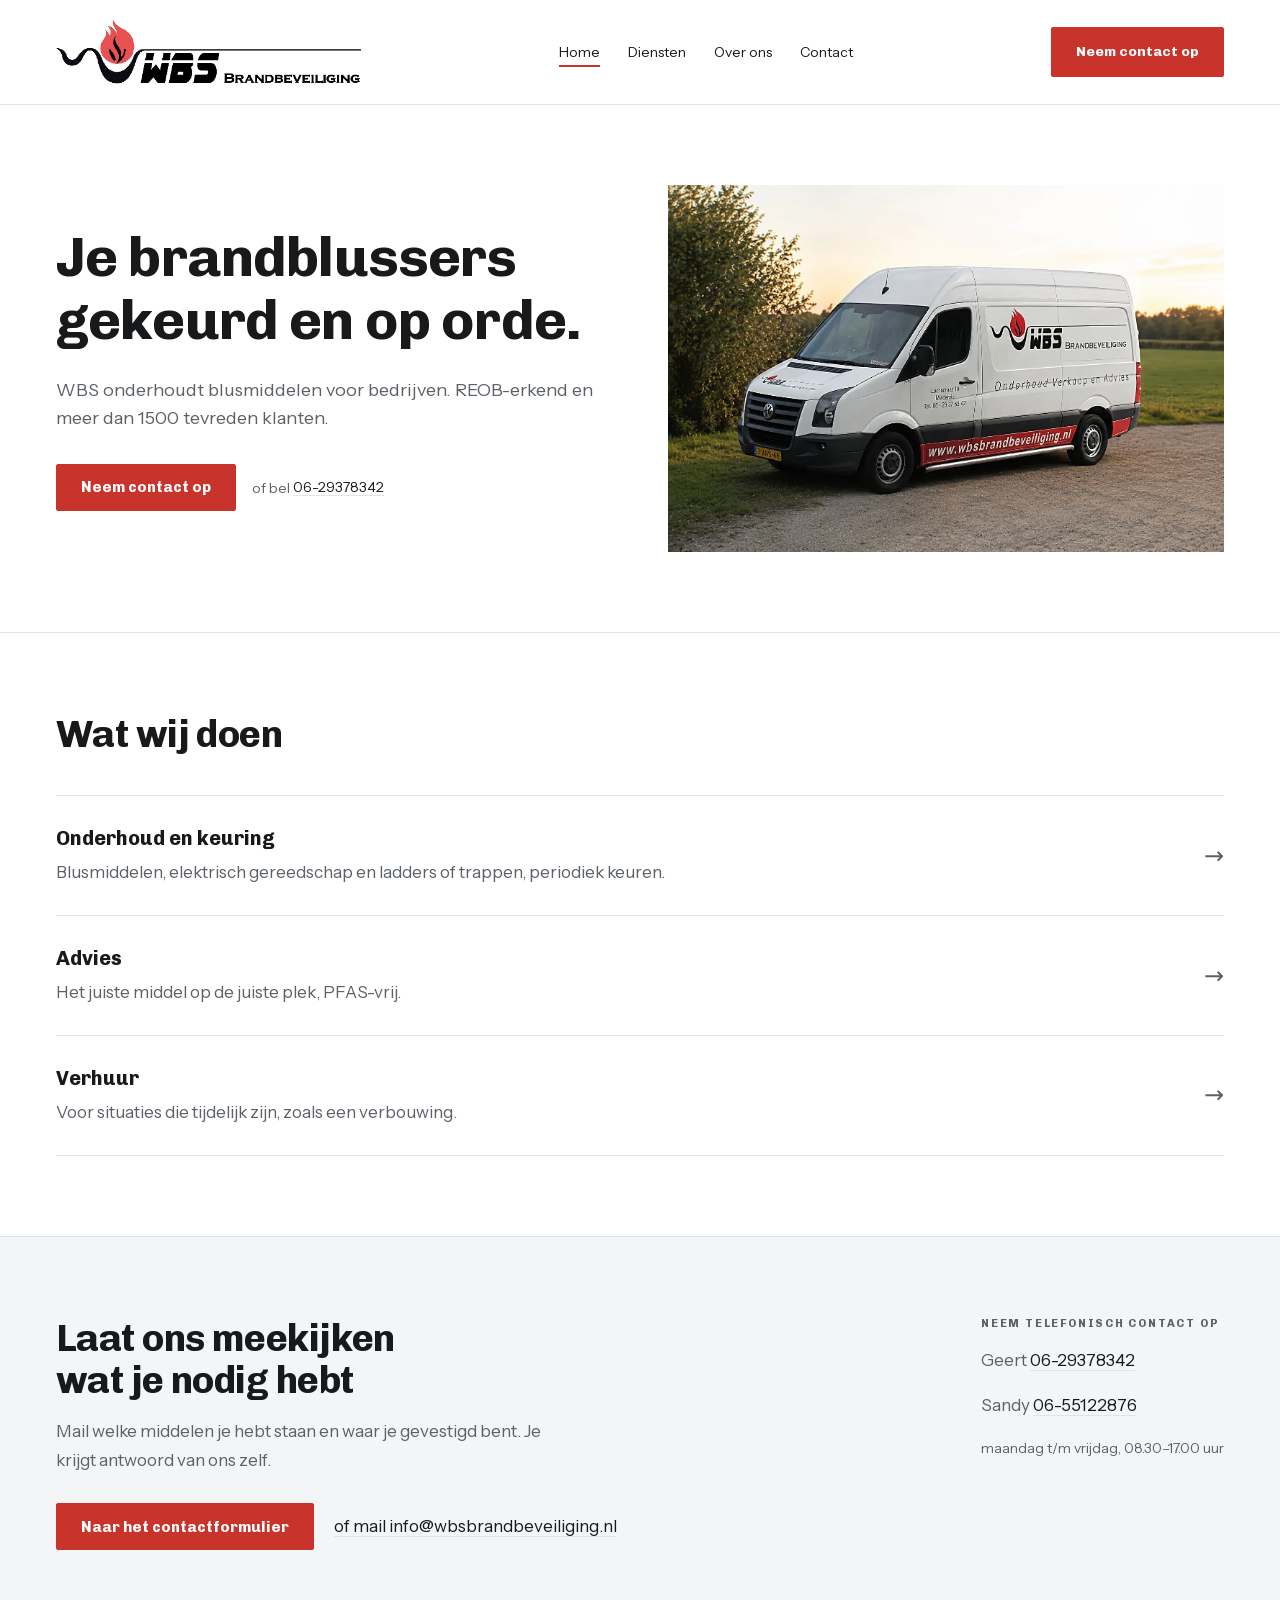
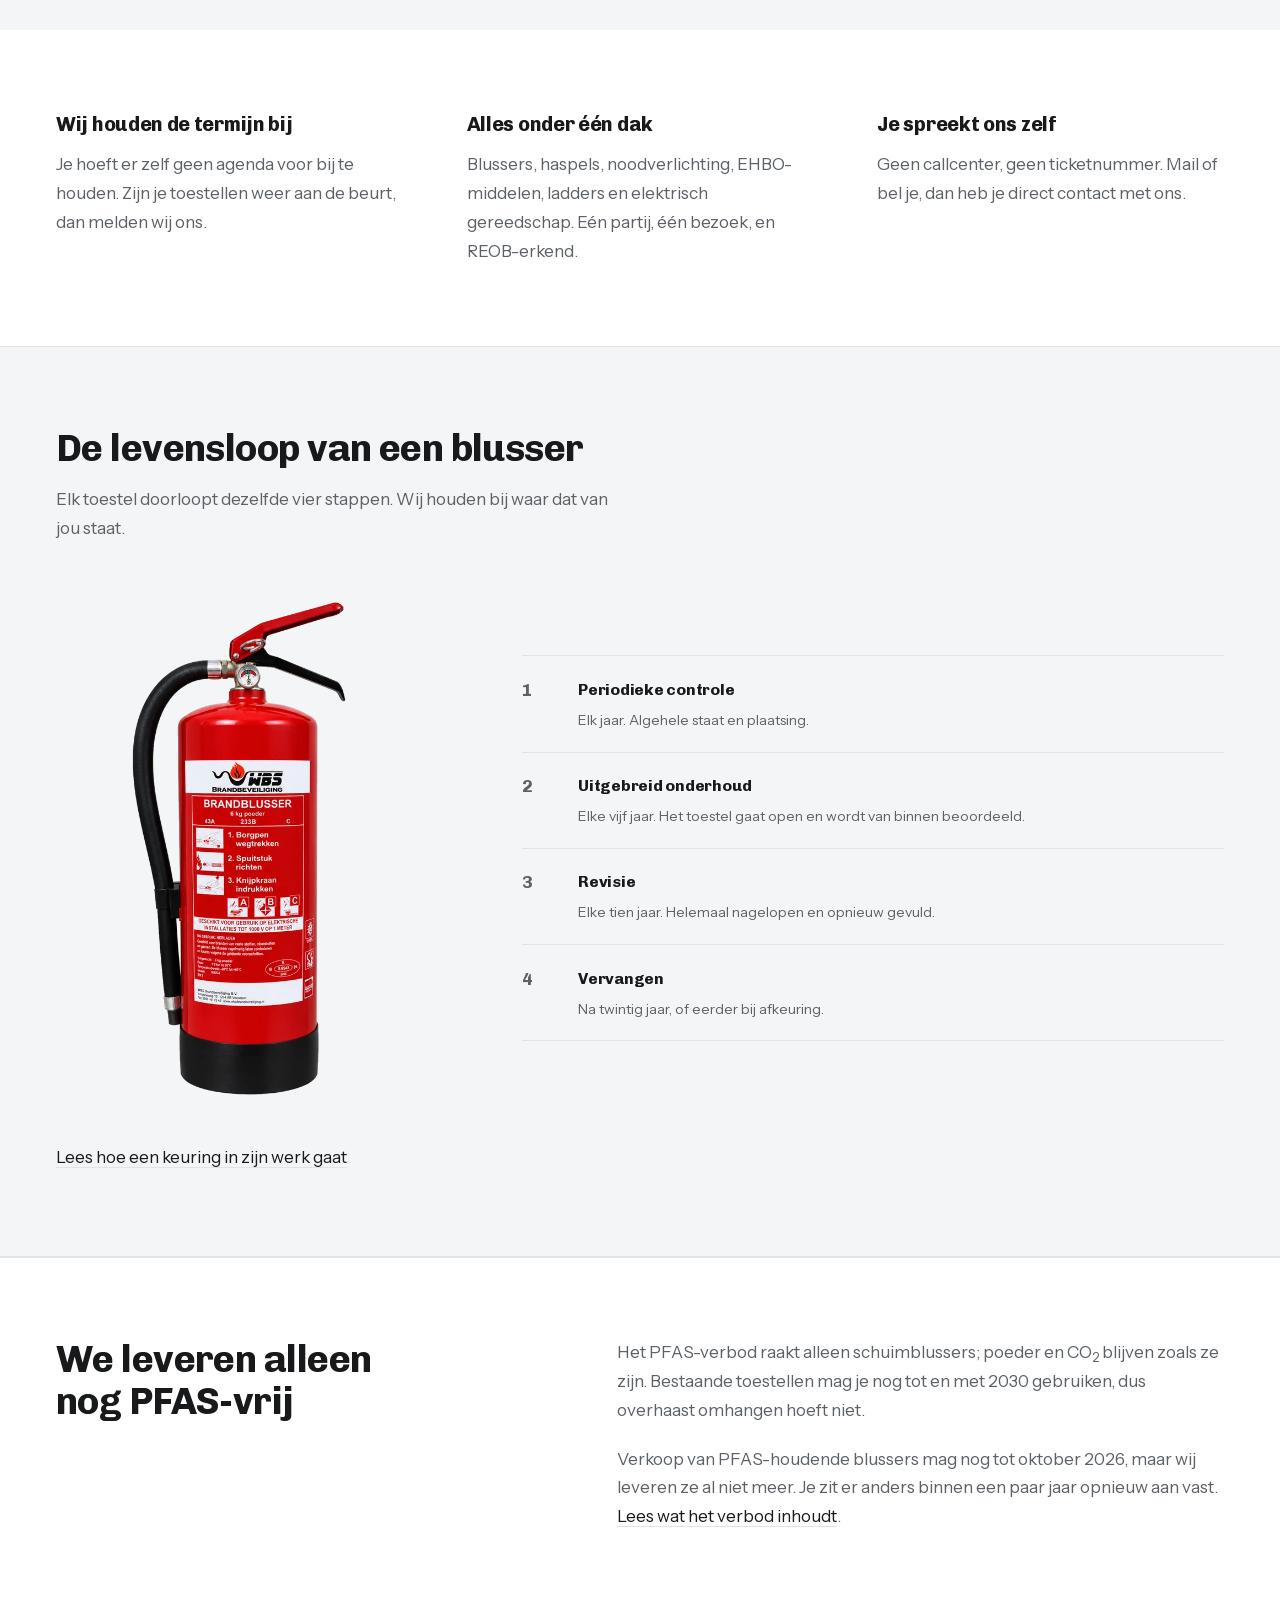
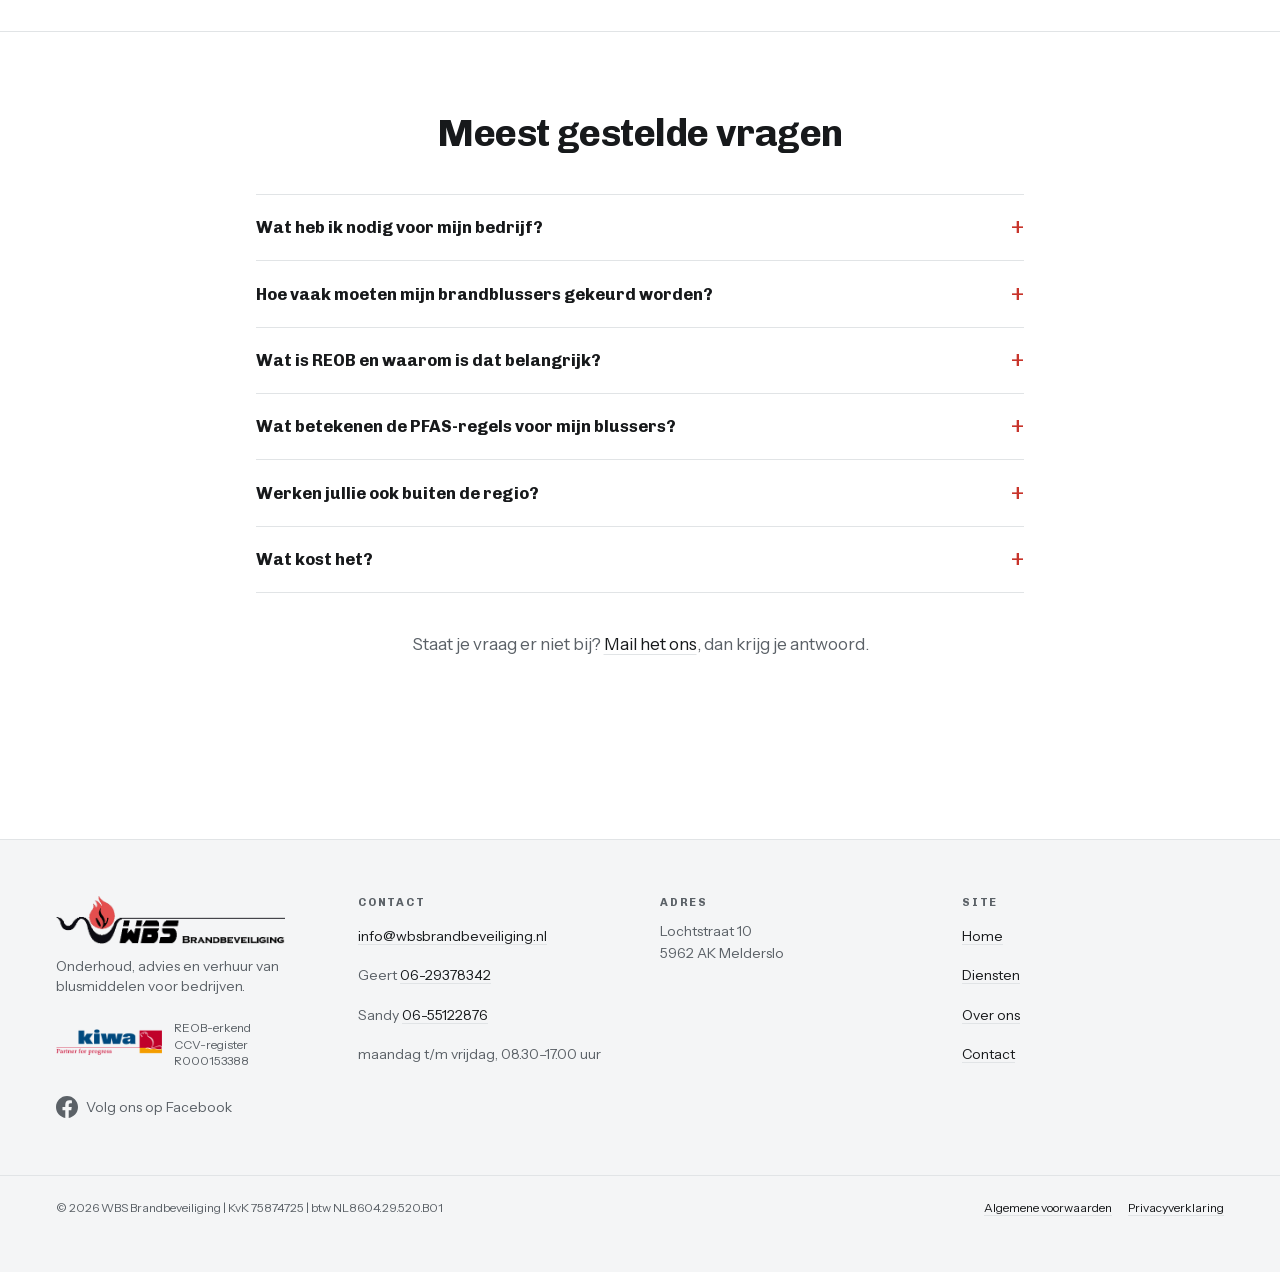
<file: index.html>
<!doctype html>
<html lang="nl">
  <head>
    <meta name="robots" content="noindex, nofollow" />
    <meta charset="utf-8" />
    <meta name="viewport" content="width=device-width, initial-scale=1" />

    <title>Brandblussers onderhoud en keuring | WBS Brandbeveiliging</title>
    <meta name="description" content="WBS Brandbeveiliging onderhoudt en keurt brandblussers, haspels en rookmelders voor bedrijven. REOB-erkend, PFAS-vrij advies, en je spreekt Geert of Sandy zelf." />
    <link rel="canonical" href="https://www.wbsbrandbeveiliging.nl/" />
    

    <meta property="og:type" content="website" />
    <meta property="og:site_name" content="WBS Brandbeveiliging" />
    <meta property="og:locale" content="nl_NL" />
    <meta property="og:title" content="Brandblussers onderhoud en keuring | WBS Brandbeveiliging" />
    <meta property="og:description" content="WBS Brandbeveiliging onderhoudt en keurt brandblussers, haspels en rookmelders voor bedrijven. REOB-erkend, PFAS-vrij advies, en je spreekt Geert of Sandy zelf." />
    <meta property="og:url" content="https://www.wbsbrandbeveiliging.nl/" />
    <meta property="og:image" content="https://www.wbsbrandbeveiliging.nl/assets/images/og-wbs.jpg" />
    <meta name="twitter:card" content="summary_large_image" />
    <meta name="twitter:title" content="Brandblussers onderhoud en keuring | WBS Brandbeveiliging" />
    <meta name="twitter:description" content="WBS Brandbeveiliging onderhoudt en keurt brandblussers, haspels en rookmelders voor bedrijven. REOB-erkend, PFAS-vrij advies, en je spreekt Geert of Sandy zelf." />
    <meta name="twitter:image" content="https://www.wbsbrandbeveiliging.nl/assets/images/og-wbs.jpg" />

    <meta name="theme-color" content="#ffffff" />
    <link rel="icon" href="./assets/images/favicon.png" type="image/png" sizes="256x256" />
    <link rel="apple-touch-icon" href="./assets/images/favicon.png" />

    <link
      rel="preload"
      href="./assets/fonts/chivo-var-latin.woff2"
      as="font"
      type="font/woff2"
      crossorigin
    />
    <link
      rel="preload"
      href="./assets/fonts/instrument-sans-var-latin.woff2"
      as="font"
      type="font/woff2"
      crossorigin
    />
    <link rel="stylesheet" href="./assets/css/main.css" />

    
    <script type="application/ld+json">
      {"@context":"https://schema.org","@type":"LocalBusiness","name":"WBS Brandbeveiliging","url":"https://www.wbsbrandbeveiliging.nl","email":"info@wbsbrandbeveiliging.nl","telephone":"+31629378342","address":{"@type":"PostalAddress","streetAddress":"Lochtstraat 10","postalCode":"5962 AK","addressLocality":"Melderslo","addressRegion":"Limburg","addressCountry":"NL"},"geo":{"@type":"GeoCoordinates","latitude":51.4756,"longitude":6.055},"openingHoursSpecification":[{"@type":"OpeningHoursSpecification","dayOfWeek":["Monday","Tuesday","Wednesday","Thursday","Friday"],"opens":"08:30","closes":"17:00"}],"areaServed":"Noord-Limburg","identifier":{"@type":"PropertyValue","name":"KvK","value":"75874725"}}
    </script>
  </head>

  <body>
    <a href="#hoofdinhoud" class="sr-only focus:not-sr-only focus:absolute focus:left-4 focus:top-4 focus:z-50 focus:btn focus:btn-primary">
      Naar de inhoud
    </a>

    
<header class="border-b border-line">
  <div class="wrap flex flex-wrap items-center justify-between gap-x-6 gap-y-3 py-4">
    
    <a href="./index.html" class="inline-block py-1 no-underline" aria-label="WBS Brandbeveiliging, naar de homepage">
      <img
        src="./assets/images/logo-wbs.png"
        srcset="./assets/images/logo-wbs.png 1x, ./assets/images/logo-wbs@2x.png 2x"
        alt="WBS Brandbeveiliging"
        width="520"
        height="109"
        class="h-12 w-auto sm:h-16"
      />
    </a>

    <nav aria-label="Hoofdnavigatie">
      <ul class="flex flex-wrap items-center gap-x-5 gap-y-1 sm:gap-x-7">
        
          
          <li>
            
            <a
              href="./index.html"
              class="inline-block py-2 text-sm no-underline transition-colors hover:text-muted"
              aria-current="page"
            ><span class="border-b-2 border-red pb-1">Home</span></a>
          </li>
        
          
          <li>
            
            <a
              href="./diensten/index.html"
              class="inline-block py-2 text-sm no-underline transition-colors hover:text-muted"
              
            ><span class="">Diensten</span></a>
          </li>
        
          
          <li>
            
            <a
              href="./over-ons/index.html"
              class="inline-block py-2 text-sm no-underline transition-colors hover:text-muted"
              
            ><span class="">Over ons</span></a>
          </li>
        
          
          <li>
            
            <a
              href="./contact/index.html"
              class="inline-block py-2 text-sm no-underline transition-colors hover:text-muted"
              
            ><span class="">Contact</span></a>
          </li>
        
      </ul>
    </nav>

    <a href="./contact/index.html" class="btn btn-primary hidden text-sm sm:inline-flex">
      Neem contact op
    </a>
  </div>
</header>


    <main id="hoofdinhoud">
      

<section class="border-b border-line">
  <div class="wrap grid items-center gap-10 py-16 sm:py-20 lg:grid-cols-2 lg:gap-14">
    <div>
    <h1 class="max-w-[16ch]">Je brandblussers gekeurd en op orde.</h1>
    <p class="mt-6 max-w-[50ch] text-lg text-muted">
      WBS onderhoudt blusmiddelen voor bedrijven. REOB-erkend en meer dan 1500
      tevreden klanten.
    </p>
    <div class="mt-8 flex flex-wrap items-center gap-4">
      <a href="./contact/index.html" class="btn btn-primary">Neem contact op</a>
      <span class="text-sm text-muted">
        of bel <a href="tel:+31629378342" class="link tap-link">06-29378342</a>
      </span>
    </div>
    </div>

    <img
      src="./assets/images/werkbus.webp"
      alt="De bedrijfsbus van WBS Brandbeveiliging"
      width="1543"
      height="1019"
      class="w-full"
    />
  </div>
</section>


<section class="py-16 sm:py-20" aria-labelledby="diensten-kop">
  <div class="wrap">
    

    <h2 id="diensten-kop" class="max-w-[22ch]">Wat wij doen</h2>

    <ul class="mt-10 border-t border-line">
      
        <li>
          <a
            href="./diensten/onderhoud/index.html"
            class="group flex items-center gap-6 border-b border-line py-6 no-underline sm:gap-10 sm:py-7"
          >
            <span class="flex-1">
              <span class="block font-[family-name:var(--font-display)] text-lg font-bold transition-colors group-hover:text-red sm:text-xl">
                Onderhoud en keuring
              </span>
              <span class="mt-1.5 block max-w-[56ch] text-muted">Blusmiddelen, elektrisch gereedschap en ladders of trappen, periodiek keuren.</span>
            </span>
            <span
              aria-hidden="true"
              class="shrink-0 text-2xl text-muted transition-all group-hover:translate-x-1 group-hover:text-red"
            >&rarr;</span>
          </a>
        </li>
      
        <li>
          <a
            href="./diensten/advies/index.html"
            class="group flex items-center gap-6 border-b border-line py-6 no-underline sm:gap-10 sm:py-7"
          >
            <span class="flex-1">
              <span class="block font-[family-name:var(--font-display)] text-lg font-bold transition-colors group-hover:text-red sm:text-xl">
                Advies
              </span>
              <span class="mt-1.5 block max-w-[56ch] text-muted">Het juiste middel op de juiste plek, PFAS-vrij.</span>
            </span>
            <span
              aria-hidden="true"
              class="shrink-0 text-2xl text-muted transition-all group-hover:translate-x-1 group-hover:text-red"
            >&rarr;</span>
          </a>
        </li>
      
        <li>
          <a
            href="./diensten/verhuur/index.html"
            class="group flex items-center gap-6 border-b border-line py-6 no-underline sm:gap-10 sm:py-7"
          >
            <span class="flex-1">
              <span class="block font-[family-name:var(--font-display)] text-lg font-bold transition-colors group-hover:text-red sm:text-xl">
                Verhuur
              </span>
              <span class="mt-1.5 block max-w-[56ch] text-muted">Voor situaties die tijdelijk zijn, zoals een verbouwing.</span>
            </span>
            <span
              aria-hidden="true"
              class="shrink-0 text-2xl text-muted transition-all group-hover:translate-x-1 group-hover:text-red"
            >&rarr;</span>
          </a>
        </li>
      
    </ul>
  </div>
</section>




<section class="border-t border-line bg-surface py-16 sm:py-20" aria-labelledby="cta-kop">
  <div class="wrap grid gap-10 md:grid-cols-2">
    <div>
      <h2 id="cta-kop" class="max-w-[18ch]">Laat ons meekijken wat je nodig hebt</h2>
      <p class="mt-4 max-w-[46ch] text-muted">
        Mail welke middelen je hebt staan en waar je gevestigd bent. Je krijgt antwoord van ons zelf.
      </p>
      <div class="mt-7 flex flex-wrap items-center gap-x-5 gap-y-3">
        <a href="./contact/index.html" class="btn btn-primary">Naar het contactformulier</a>
        <a href="mailto:info@wbsbrandbeveiliging.nl" class="link tap-link">of mail info@wbsbrandbeveiliging.nl</a>
      </div>
    </div>

    <div class="md:justify-self-end">
      <h3 class="label">Neem telefonisch contact op</h3>
      <ul class="mt-3 space-y-1.5 text-muted">
        
          <li><span class="text-muted">Geert</span> <a href="tel:+31629378342" class="link tap-link">06-29378342</a></li>
        
          <li><span class="text-muted">Sandy</span> <a href="tel:+31655122876" class="link tap-link">06-55122876</a></li>
        
        <li class="pt-2 text-sm">maandag t/m vrijdag, 08.30–17.00 uur</li>
      </ul>
    </div>
  </div>
</section>



<section class="py-16 sm:py-20" aria-labelledby="waarom-kop">
  <div class="wrap">
    <h2 id="waarom-kop" class="sr-only">Waarom WBS</h2>

    
    <div class="grid gap-10 md:grid-cols-3 md:gap-12 lg:gap-16">
      <div>
        <h3 class="text-xl">Wij houden de termijn bij</h3>
        <p class="mt-3 max-w-[42ch] text-muted">
          Je hoeft er zelf geen agenda voor bij te houden. Zijn je toestellen weer aan de
          beurt, dan melden wij ons.
        </p>
      </div>
      <div>
        <h3 class="text-xl">Alles onder één dak</h3>
        <p class="mt-3 max-w-[42ch] text-muted">
          Blussers, haspels, noodverlichting, EHBO-middelen, ladders en elektrisch
          gereedschap. Eén partij, één bezoek, en REOB-erkend.
        </p>
      </div>
      <div>
        <h3 class="text-xl">Je spreekt ons zelf</h3>
        <p class="mt-3 max-w-[42ch] text-muted">
          Geen callcenter, geen ticketnummer. Mail of bel je, dan heb je direct contact
          met ons.
        </p>
      </div>
    </div>
  </div>
</section>


<section class="border-y border-line bg-surface py-16 sm:py-20" aria-labelledby="levensloop-kop">
  <div class="wrap">
    <h2 id="levensloop-kop" class="max-w-[24ch]">De levensloop van een blusser</h2>
    <p class="mt-4 max-w-[52ch] text-muted">
      Elk toestel doorloopt dezelfde vier stappen. Wij houden bij waar dat van jou staat.
    </p>

    
    <div class="mt-12 grid items-center gap-10 md:grid-cols-[minmax(0,0.55fr)_1fr] md:gap-16 lg:gap-20">
      <img
        src="./assets/images/blusser-poeder.webp"
        alt="Brandblusser van WBS Brandbeveiliging, 6 kg poeder"
        width="700"
        height="934"
        loading="lazy"
        class="mx-auto w-full max-w-[14rem] md:max-w-none"
      />

      <ol class="lifeline">
      <li>
        <h3 class="text-base">Periodieke controle</h3>
        <p class="mt-2 text-sm text-muted">Elk jaar. Algehele staat en plaatsing.</p>
      </li>
      <li>
        <h3 class="text-base">Uitgebreid onderhoud</h3>
        <p class="mt-2 text-sm text-muted">Elke vijf jaar. Het toestel gaat open en wordt van binnen beoordeeld.</p>
      </li>
      <li>
        <h3 class="text-base">Revisie</h3>
        <p class="mt-2 text-sm text-muted">Elke tien jaar. Helemaal nagelopen en opnieuw gevuld.</p>
      </li>
      <li>
        <h3 class="text-base">Vervangen</h3>
        <p class="mt-2 text-sm text-muted">Na twintig jaar, of eerder bij afkeuring.</p>
      </li>
      </ol>
    </div>

    <p class="mt-8">
      <a href="./diensten/onderhoud/index.html" class="link">Lees hoe een keuring in zijn werk gaat</a>
    </p>
  </div>
</section>


<section class="border-t border-line py-16 sm:py-20" aria-labelledby="pfas-kop">
  <div class="wrap grid gap-8 lg:grid-cols-[0.9fr_1.1fr] lg:gap-16">
    <h2 id="pfas-kop" class="max-w-[16ch]">We leveren alleen nog PFAS-vrij</h2>
    <div class="prose-block">
      <p>
        Het PFAS-verbod raakt alleen schuimblussers; poeder en CO<sub>2</sub> blijven zoals
        ze zijn. Bestaande toestellen mag je nog tot en met 2030 gebruiken, dus overhaast
        omhangen hoeft niet.
      </p>
      <p>
        Verkoop van PFAS-houdende blussers mag nog tot oktober 2026, maar wij leveren ze al
        niet meer. Je zit er anders binnen een paar jaar opnieuw aan vast.
        <a href="./diensten/advies/index.html">Lees wat het verbod inhoudt</a>.
      </p>
    </div>
  </div>
</section>


<section class="border-t border-line py-16 sm:py-20" aria-labelledby="faq-kop">
  <div class="wrap">
    
    <div class="mx-auto max-w-3xl">
    <h2 id="faq-kop" class="text-center">Meest gestelde vragen</h2>

    <div class="mt-10 border-t border-line">
      
        <details class="faq-item">
          <summary>Wat heb ik nodig voor mijn bedrijf?</summary>
          <div>
            <p>Dat hangt af van je pand, wat je er doet en wat er nu al hangt. Mail waar je gevestigd bent en welke middelen je hebt staan, dan kijken we mee en geven we aan waar eventuele tekortkomingen zijn.</p>
            
          </div>
        </details>
      
        <details class="faq-item">
          <summary>Hoe vaak moeten mijn brandblussers gekeurd worden?</summary>
          <div>
            <p>Voor brandblussers wordt meestal verwezen naar NEN 2559: die vraagt jaarlijks onderhoud door een REOB-gecertificeerde deskundige. Elke vijf jaar volgt uitgebreid onderhoud, elke tien jaar een revisie, en na twintig jaar wordt het toestel vervangen. Brandslanghaspels gaan elk jaar door de controle, en elke vijf jaar wordt de slang beproefd op de maximale voorgeschreven druk. Elektrisch gereedschap volgt NEN 3140; hoe vaak dat moet, hangt af van hoe intensief je het gebruikt.</p>
            
          </div>
        </details>
      
        <details class="faq-item">
          <summary>Wat is REOB en waarom is dat belangrijk?</summary>
          <div>
            <p>REOB staat voor Regeling Erkenning Onderhoud Blusmiddelen. Een erkend bedrijf werkt volgens vaste eisen en wordt daar zelf ook op gecontroleerd. Voor jou betekent het dat je onderhoud aantoonbaar goed is gedaan. Je verzekeraar, de gemeente of een inspecteur kan daarnaar vragen. Wij staan in het CCV-register onder nummer R000153388, beoordeeld door Kiwa FSS Certification.</p>
            
          </div>
        </details>
      
        <details class="faq-item">
          <summary>Wat betekenen de PFAS-regels voor mijn blussers?</summary>
          <div>
            <p>Het verbod geldt alleen voor schuimblussers; poeder en CO₂ bevatten geen PFAS. Toestellen die je al hebt hangen mag je gebruiken tot en met 31 december 2030, daarna niet meer. Verkoop van PFAS-houdende blussers mag nog tot 23 oktober 2026, maar wij leveren ze al niet meer. Moet je een blusser vervangen, dan krijg je van ons een PFAS-vrij model. Je oude toestellen nemen we mee en voeren we af als chemisch afval.</p>
            
          </div>
        </details>
      
        <details class="faq-item">
          <summary>Werken jullie ook buiten de regio?</summary>
          <div>
            <p>We werken vooral in Noord-Limburg en omgeving. Ben je daarbuiten gevestigd, laat het dan weten. In overleg is er vaak meer mogelijk.</p>
            
          </div>
        </details>
      
        <details class="faq-item">
          <summary>Wat kost het?</summary>
          <div>
            <p>Dat hangt af van hoeveel middelen je hebt en van welk type ze zijn. Je krijgt altijd eerst een prijsopgave, voordat we iets doen.</p>
            
          </div>
        </details>
      
    </div>

    <p class="mt-8 text-center text-muted">
      Staat je vraag er niet bij?
      <a href="mailto:info@wbsbrandbeveiliging.nl" class="link">Mail het ons</a>, dan krijg je antwoord.
    </p>
    </div>
  </div>

  
  <script type="application/ld+json">
    {"@context":"https://schema.org","@type":"FAQPage","mainEntity":[{"@type":"Question","name":"Wat heb ik nodig voor mijn bedrijf?","acceptedAnswer":{"@type":"Answer","text":"Dat hangt af van je pand, wat je er doet en wat er nu al hangt. Mail waar je gevestigd bent en welke middelen je hebt staan, dan kijken we mee en geven we aan waar eventuele tekortkomingen zijn."}},{"@type":"Question","name":"Hoe vaak moeten mijn brandblussers gekeurd worden?","acceptedAnswer":{"@type":"Answer","text":"Voor brandblussers wordt meestal verwezen naar NEN 2559: die vraagt jaarlijks onderhoud door een REOB-gecertificeerde deskundige. Elke vijf jaar volgt uitgebreid onderhoud, elke tien jaar een revisie, en na twintig jaar wordt het toestel vervangen. Brandslanghaspels gaan elk jaar door de controle, en elke vijf jaar wordt de slang beproefd op de maximale voorgeschreven druk. Elektrisch gereedschap volgt NEN 3140; hoe vaak dat moet, hangt af van hoe intensief je het gebruikt."}},{"@type":"Question","name":"Wat is REOB en waarom is dat belangrijk?","acceptedAnswer":{"@type":"Answer","text":"REOB staat voor Regeling Erkenning Onderhoud Blusmiddelen. Een erkend bedrijf werkt volgens vaste eisen en wordt daar zelf ook op gecontroleerd. Voor jou betekent het dat je onderhoud aantoonbaar goed is gedaan. Je verzekeraar, de gemeente of een inspecteur kan daarnaar vragen. Wij staan in het CCV-register onder nummer R000153388, beoordeeld door Kiwa FSS Certification."}},{"@type":"Question","name":"Wat betekenen de PFAS-regels voor mijn blussers?","acceptedAnswer":{"@type":"Answer","text":"Het verbod geldt alleen voor schuimblussers; poeder en CO₂ bevatten geen PFAS. Toestellen die je al hebt hangen mag je gebruiken tot en met 31 december 2030, daarna niet meer. Verkoop van PFAS-houdende blussers mag nog tot 23 oktober 2026, maar wij leveren ze al niet meer. Moet je een blusser vervangen, dan krijg je van ons een PFAS-vrij model. Je oude toestellen nemen we mee en voeren we af als chemisch afval."}},{"@type":"Question","name":"Werken jullie ook buiten de regio?","acceptedAnswer":{"@type":"Answer","text":"We werken vooral in Noord-Limburg en omgeving. Ben je daarbuiten gevestigd, laat het dan weten. In overleg is er vaak meer mogelijk."}},{"@type":"Question","name":"Wat kost het?","acceptedAnswer":{"@type":"Answer","text":"Dat hangt af van hoeveel middelen je hebt en van welk type ze zijn. Je krijgt altijd eerst een prijsopgave, voordat we iets doen."}}]}
  </script>
</section>


    </main>

    <footer class="mt-24 border-t border-line bg-surface py-14">
  <div class="wrap grid gap-10 sm:grid-cols-2 lg:grid-cols-4">
    <div>
      <img
        src="./assets/images/logo-wbs.png"
        srcset="./assets/images/logo-wbs.png 1x, ./assets/images/logo-wbs@2x.png 2x"
        alt="WBS Brandbeveiliging"
        width="520"
        height="109"
        loading="lazy"
        class="h-12 w-auto"
      />
      <p class="mt-3 text-sm text-muted">
        Onderhoud, advies en verhuur van blusmiddelen voor bedrijven.
      </p>

      
      <div class="mt-6 flex items-center gap-3">
        <img
          src="./assets/images/kiwa-logo.png"
          alt="Kiwa, de instelling die WBS Brandbeveiliging beoordeelt"
          width="246"
          height="74"
          loading="lazy"
          class="h-8 w-auto"
        />
        <p class="text-xs leading-snug text-muted">
          REOB-erkend<br />CCV-register R000153388
        </p>
      </div>

      
      <a
        href="https://www.facebook.com/112Brandbeveiliging"
        class="mt-5 inline-flex items-center gap-2 text-sm text-muted no-underline transition-colors hover:text-[var(--color-text)] py-1.5"
        rel="noopener"
        target="_blank"
      >
        <svg
          viewBox="0 0 24 24"
          width="22"
          height="22"
          fill="currentColor"
          aria-hidden="true"
          focusable="false"
          class="shrink-0"
        >
          <path d="M24 12.073C24 5.446 18.627 0 12 0S0 5.446 0 12.073c0 5.99 4.388 10.954 10.125 11.854v-8.385H7.078v-3.47h3.047V9.43c0-3.007 1.792-4.669 4.533-4.669 1.312 0 2.686.235 2.686.235v2.953H15.83c-1.491 0-1.956.925-1.956 1.874v2.25h3.328l-.532 3.47h-2.796v8.385C19.612 23.027 24 18.062 24 12.073Z" />
        </svg>
        Volg ons op Facebook
      </a>
    </div>

    <div>
      <h2 class="label">Contact</h2>
      <ul class="mt-3 space-y-2.5 text-sm text-muted">
        <li><a href="mailto:info@wbsbrandbeveiliging.nl" class="link tap-link">info@wbsbrandbeveiliging.nl</a></li>
        
          <li><span class="text-muted">Geert</span> <a href="tel:+31629378342" class="link tap-link">06-29378342</a></li>
        
          <li><span class="text-muted">Sandy</span> <a href="tel:+31655122876" class="link tap-link">06-55122876</a></li>
        
        <li class="pt-1">maandag t/m vrijdag, 08.30–17.00 uur</li>
      </ul>
    </div>

    <div>
      <h2 class="label">Adres</h2>
      <address class="mt-3 space-y-0.5 text-sm not-italic text-muted">
        
          <p>Lochtstraat 10</p>
          <p>5962 AK Melderslo</p>
        
      </address>
    </div>

    <div>
      <h2 class="label">Site</h2>
      <ul class="mt-3 space-y-2.5 text-sm text-muted">
        
          <li><a href="./index.html" class="link">Home</a></li>
        
          <li><a href="./diensten/index.html" class="link">Diensten</a></li>
        
          <li><a href="./over-ons/index.html" class="link">Over ons</a></li>
        
          <li><a href="./contact/index.html" class="link">Contact</a></li>
        
      </ul>
    </div>
  </div>

  
  <div class="wrap mt-12 border-t border-line pt-6">
    <div class="flex flex-col gap-2 text-xs text-muted sm:flex-row sm:items-center sm:justify-between">
      <p>
        © 2026 WBS Brandbeveiliging | KvK 75874725 | btw NL8604.29.520.B01
      </p>
      <p class="flex flex-wrap gap-x-4 gap-y-1">
        <a href="./algemene-voorwaarden/index.html" class="link">Algemene voorwaarden</a>
        <a href="./privacyverklaring/index.html" class="link">Privacyverklaring</a>
      </p>
    </div>
  </div>
</footer>

  
    
    
  </body>
</html>
</file>
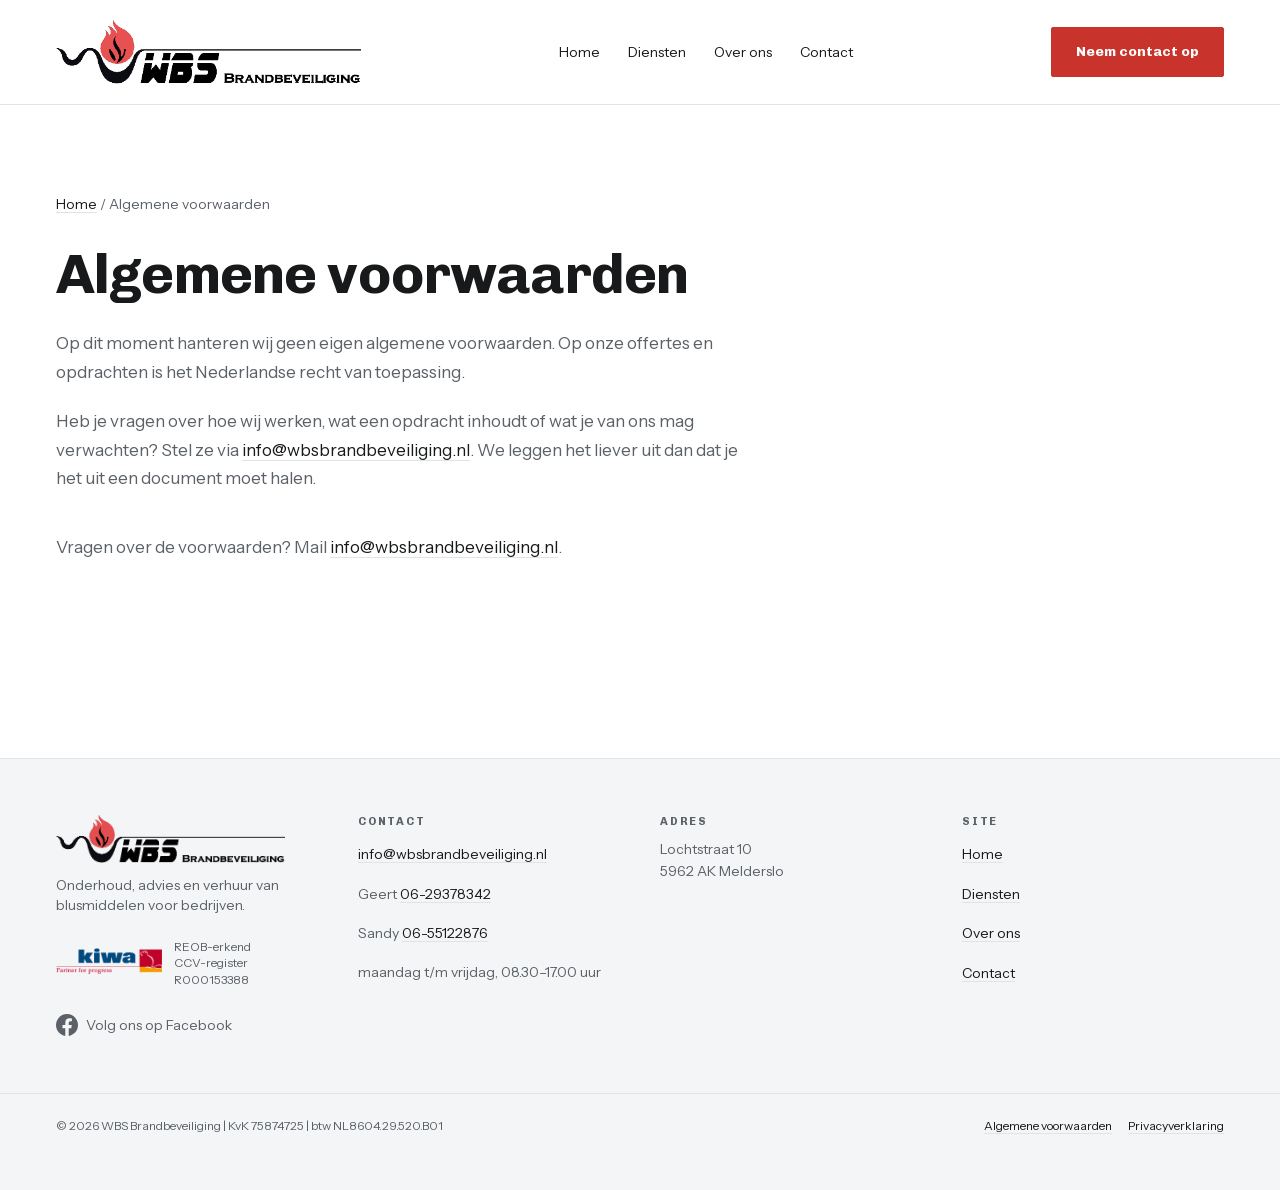
<file: algemene-voorwaarden/index.html>
<!doctype html>
<html lang="nl">
  <head>
    <meta name="robots" content="noindex, nofollow" />
    <meta charset="utf-8" />
    <meta name="viewport" content="width=device-width, initial-scale=1" />

    <title>Algemene voorwaarden | WBS Brandbeveiliging</title>
    <meta name="description" content="De algemene voorwaarden van WBS Brandbeveiliging." />
    <link rel="canonical" href="https://www.wbsbrandbeveiliging.nl/algemene-voorwaarden/" />
    

    <meta property="og:type" content="website" />
    <meta property="og:site_name" content="WBS Brandbeveiliging" />
    <meta property="og:locale" content="nl_NL" />
    <meta property="og:title" content="Algemene voorwaarden | WBS Brandbeveiliging" />
    <meta property="og:description" content="De algemene voorwaarden van WBS Brandbeveiliging." />
    <meta property="og:url" content="https://www.wbsbrandbeveiliging.nl/algemene-voorwaarden/" />
    <meta property="og:image" content="https://www.wbsbrandbeveiliging.nl/assets/images/og-wbs.jpg" />
    <meta name="twitter:card" content="summary_large_image" />
    <meta name="twitter:title" content="Algemene voorwaarden | WBS Brandbeveiliging" />
    <meta name="twitter:description" content="De algemene voorwaarden van WBS Brandbeveiliging." />
    <meta name="twitter:image" content="https://www.wbsbrandbeveiliging.nl/assets/images/og-wbs.jpg" />

    <meta name="theme-color" content="#ffffff" />
    <link rel="icon" href="../assets/images/favicon.png" type="image/png" sizes="256x256" />
    <link rel="apple-touch-icon" href="../assets/images/favicon.png" />

    <link
      rel="preload"
      href="../assets/fonts/chivo-var-latin.woff2"
      as="font"
      type="font/woff2"
      crossorigin
    />
    <link
      rel="preload"
      href="../assets/fonts/instrument-sans-var-latin.woff2"
      as="font"
      type="font/woff2"
      crossorigin
    />
    <link rel="stylesheet" href="../assets/css/main.css" />

    
    <script type="application/ld+json">
      {"@context":"https://schema.org","@type":"LocalBusiness","name":"WBS Brandbeveiliging","url":"https://www.wbsbrandbeveiliging.nl","email":"info@wbsbrandbeveiliging.nl","telephone":"+31629378342","address":{"@type":"PostalAddress","streetAddress":"Lochtstraat 10","postalCode":"5962 AK","addressLocality":"Melderslo","addressRegion":"Limburg","addressCountry":"NL"},"geo":{"@type":"GeoCoordinates","latitude":51.4756,"longitude":6.055},"openingHoursSpecification":[{"@type":"OpeningHoursSpecification","dayOfWeek":["Monday","Tuesday","Wednesday","Thursday","Friday"],"opens":"08:30","closes":"17:00"}],"areaServed":"Noord-Limburg","identifier":{"@type":"PropertyValue","name":"KvK","value":"75874725"}}
    </script>
  </head>

  <body>
    <a href="#hoofdinhoud" class="sr-only focus:not-sr-only focus:absolute focus:left-4 focus:top-4 focus:z-50 focus:btn focus:btn-primary">
      Naar de inhoud
    </a>

    
<header class="border-b border-line">
  <div class="wrap flex flex-wrap items-center justify-between gap-x-6 gap-y-3 py-4">
    
    <a href="../index.html" class="inline-block py-1 no-underline" aria-label="WBS Brandbeveiliging, naar de homepage">
      <img
        src="../assets/images/logo-wbs.png"
        srcset="../assets/images/logo-wbs.png 1x, ../assets/images/logo-wbs@2x.png 2x"
        alt="WBS Brandbeveiliging"
        width="520"
        height="109"
        class="h-12 w-auto sm:h-16"
      />
    </a>

    <nav aria-label="Hoofdnavigatie">
      <ul class="flex flex-wrap items-center gap-x-5 gap-y-1 sm:gap-x-7">
        
          
          <li>
            
            <a
              href="../index.html"
              class="inline-block py-2 text-sm no-underline transition-colors hover:text-muted"
              
            ><span class="">Home</span></a>
          </li>
        
          
          <li>
            
            <a
              href="../diensten/index.html"
              class="inline-block py-2 text-sm no-underline transition-colors hover:text-muted"
              
            ><span class="">Diensten</span></a>
          </li>
        
          
          <li>
            
            <a
              href="../over-ons/index.html"
              class="inline-block py-2 text-sm no-underline transition-colors hover:text-muted"
              
            ><span class="">Over ons</span></a>
          </li>
        
          
          <li>
            
            <a
              href="../contact/index.html"
              class="inline-block py-2 text-sm no-underline transition-colors hover:text-muted"
              
            ><span class="">Contact</span></a>
          </li>
        
      </ul>
    </nav>

    <a href="../contact/index.html" class="btn btn-primary hidden text-sm sm:inline-flex">
      Neem contact op
    </a>
  </div>
</header>


    <main id="hoofdinhoud">
      
<section class="py-16 sm:py-20">
  <div class="wrap">
    <div class="max-w-3xl">
      <nav aria-label="Kruimelpad" class="text-sm text-muted">
        <a href="../index.html" class="link tap-link">Home</a> <span aria-hidden="true">/</span> Algemene voorwaarden
      </nav>
      <h1 class="mt-5">Algemene voorwaarden</h1>

      <div class="prose-block mt-6">
        <p>
          Op dit moment hanteren wij geen eigen algemene voorwaarden. Op onze offertes
          en opdrachten is het Nederlandse recht van toepassing.
        </p>
        <p>
          Heb je vragen over hoe wij werken, wat een opdracht inhoudt of wat je van ons
          mag verwachten? Stel ze via
          <a href="mailto:info@wbsbrandbeveiliging.nl">info@wbsbrandbeveiliging.nl</a>. We leggen het liever uit
          dan dat je het uit een document moet halen.
        </p>
        
      </div>

      <div class="prose-block mt-10">
        <p>
          Vragen over de voorwaarden? Mail
          <a href="mailto:info@wbsbrandbeveiliging.nl">info@wbsbrandbeveiliging.nl</a>.
        </p>
      </div>
    </div>
  </div>
</section>

    </main>

    <footer class="mt-24 border-t border-line bg-surface py-14">
  <div class="wrap grid gap-10 sm:grid-cols-2 lg:grid-cols-4">
    <div>
      <img
        src="../assets/images/logo-wbs.png"
        srcset="../assets/images/logo-wbs.png 1x, ../assets/images/logo-wbs@2x.png 2x"
        alt="WBS Brandbeveiliging"
        width="520"
        height="109"
        loading="lazy"
        class="h-12 w-auto"
      />
      <p class="mt-3 text-sm text-muted">
        Onderhoud, advies en verhuur van blusmiddelen voor bedrijven.
      </p>

      
      <div class="mt-6 flex items-center gap-3">
        <img
          src="../assets/images/kiwa-logo.png"
          alt="Kiwa, de instelling die WBS Brandbeveiliging beoordeelt"
          width="246"
          height="74"
          loading="lazy"
          class="h-8 w-auto"
        />
        <p class="text-xs leading-snug text-muted">
          REOB-erkend<br />CCV-register R000153388
        </p>
      </div>

      
      <a
        href="https://www.facebook.com/112Brandbeveiliging"
        class="mt-5 inline-flex items-center gap-2 text-sm text-muted no-underline transition-colors hover:text-[var(--color-text)] py-1.5"
        rel="noopener"
        target="_blank"
      >
        <svg
          viewBox="0 0 24 24"
          width="22"
          height="22"
          fill="currentColor"
          aria-hidden="true"
          focusable="false"
          class="shrink-0"
        >
          <path d="M24 12.073C24 5.446 18.627 0 12 0S0 5.446 0 12.073c0 5.99 4.388 10.954 10.125 11.854v-8.385H7.078v-3.47h3.047V9.43c0-3.007 1.792-4.669 4.533-4.669 1.312 0 2.686.235 2.686.235v2.953H15.83c-1.491 0-1.956.925-1.956 1.874v2.25h3.328l-.532 3.47h-2.796v8.385C19.612 23.027 24 18.062 24 12.073Z" />
        </svg>
        Volg ons op Facebook
      </a>
    </div>

    <div>
      <h2 class="label">Contact</h2>
      <ul class="mt-3 space-y-2.5 text-sm text-muted">
        <li><a href="mailto:info@wbsbrandbeveiliging.nl" class="link tap-link">info@wbsbrandbeveiliging.nl</a></li>
        
          <li><span class="text-muted">Geert</span> <a href="tel:+31629378342" class="link tap-link">06-29378342</a></li>
        
          <li><span class="text-muted">Sandy</span> <a href="tel:+31655122876" class="link tap-link">06-55122876</a></li>
        
        <li class="pt-1">maandag t/m vrijdag, 08.30–17.00 uur</li>
      </ul>
    </div>

    <div>
      <h2 class="label">Adres</h2>
      <address class="mt-3 space-y-0.5 text-sm not-italic text-muted">
        
          <p>Lochtstraat 10</p>
          <p>5962 AK Melderslo</p>
        
      </address>
    </div>

    <div>
      <h2 class="label">Site</h2>
      <ul class="mt-3 space-y-2.5 text-sm text-muted">
        
          <li><a href="../index.html" class="link">Home</a></li>
        
          <li><a href="../diensten/index.html" class="link">Diensten</a></li>
        
          <li><a href="../over-ons/index.html" class="link">Over ons</a></li>
        
          <li><a href="../contact/index.html" class="link">Contact</a></li>
        
      </ul>
    </div>
  </div>

  
  <div class="wrap mt-12 border-t border-line pt-6">
    <div class="flex flex-col gap-2 text-xs text-muted sm:flex-row sm:items-center sm:justify-between">
      <p>
        © 2026 WBS Brandbeveiliging | KvK 75874725 | btw NL8604.29.520.B01
      </p>
      <p class="flex flex-wrap gap-x-4 gap-y-1">
        <a href="../algemene-voorwaarden/index.html" class="link">Algemene voorwaarden</a>
        <a href="../privacyverklaring/index.html" class="link">Privacyverklaring</a>
      </p>
    </div>
  </div>
</footer>

  
    
    
  </body>
</html>
</file>
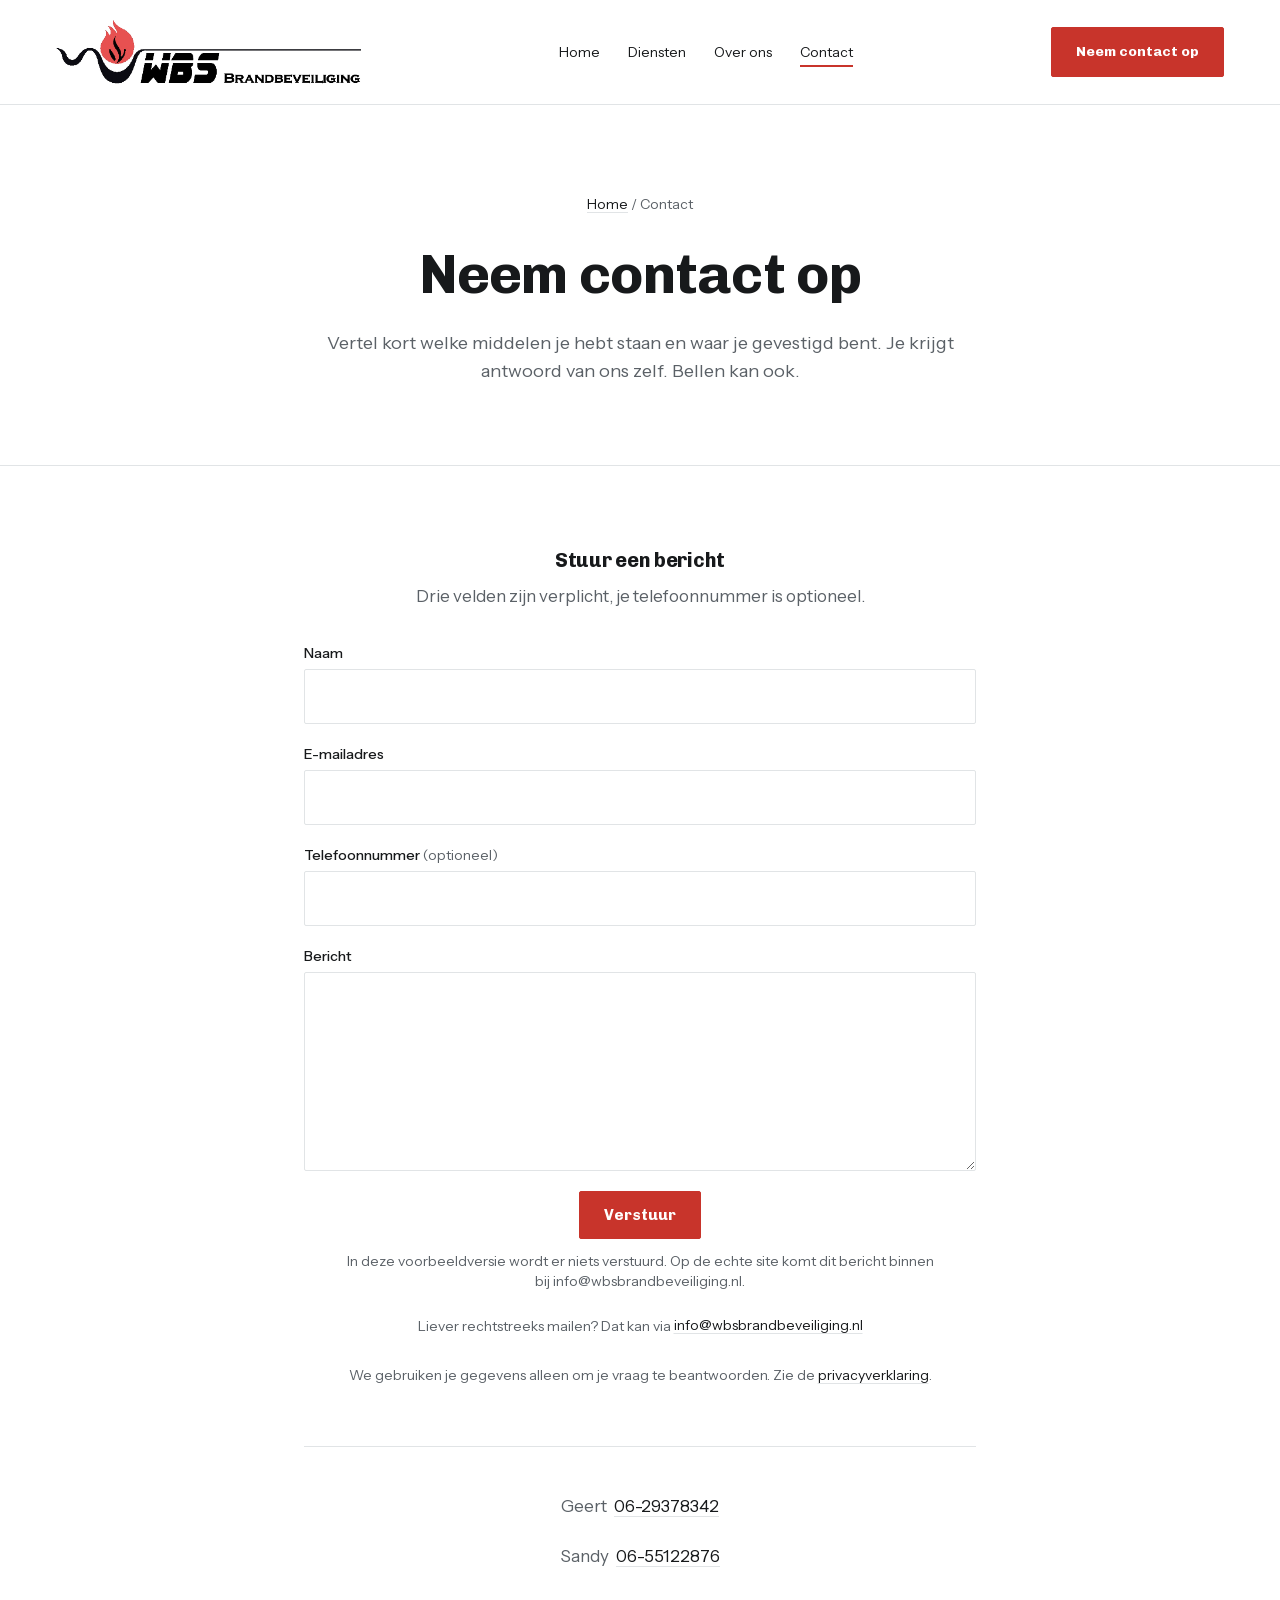
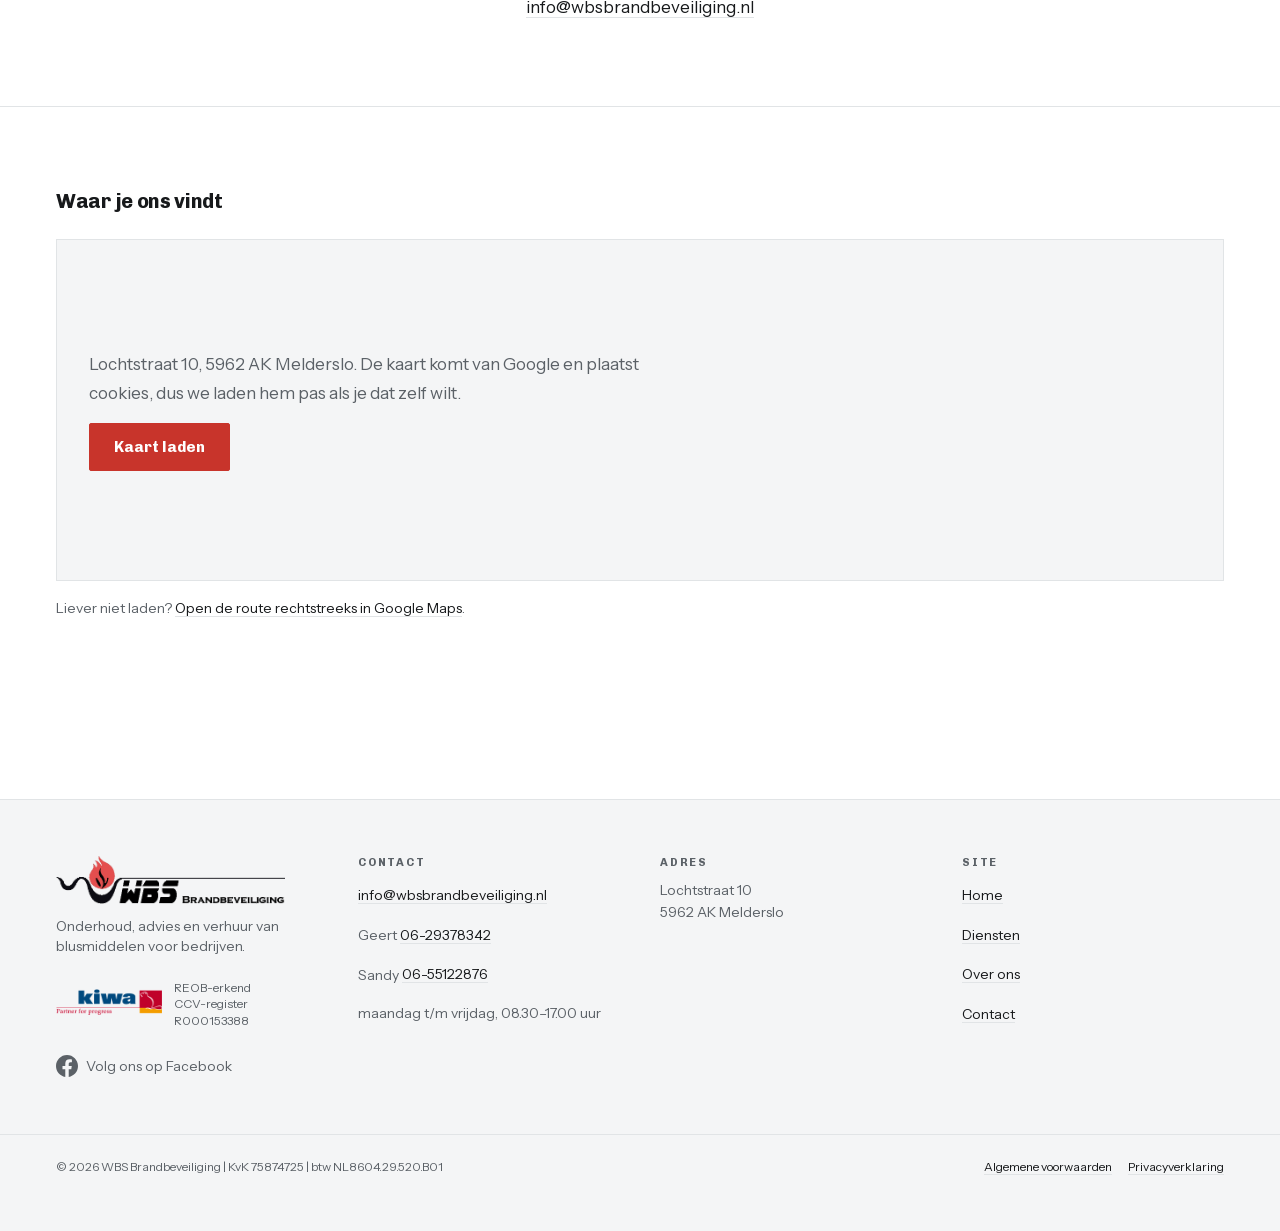
<file: contact/index.html>
<!doctype html>
<html lang="nl">
  <head>
    <meta name="robots" content="noindex, nofollow" />
    <meta charset="utf-8" />
    <meta name="viewport" content="width=device-width, initial-scale=1" />

    <title>Contact | WBS Brandbeveiliging</title>
    <meta name="description" content="Mail of bel WBS Brandbeveiliging. We zijn op werkdagen bereikbaar van 08.30 tot 17.00 uur." />
    <link rel="canonical" href="https://www.wbsbrandbeveiliging.nl/contact/" />
    

    <meta property="og:type" content="website" />
    <meta property="og:site_name" content="WBS Brandbeveiliging" />
    <meta property="og:locale" content="nl_NL" />
    <meta property="og:title" content="Contact | WBS Brandbeveiliging" />
    <meta property="og:description" content="Mail of bel WBS Brandbeveiliging. We zijn op werkdagen bereikbaar van 08.30 tot 17.00 uur." />
    <meta property="og:url" content="https://www.wbsbrandbeveiliging.nl/contact/" />
    <meta property="og:image" content="https://www.wbsbrandbeveiliging.nl/assets/images/og-wbs.jpg" />
    <meta name="twitter:card" content="summary_large_image" />
    <meta name="twitter:title" content="Contact | WBS Brandbeveiliging" />
    <meta name="twitter:description" content="Mail of bel WBS Brandbeveiliging. We zijn op werkdagen bereikbaar van 08.30 tot 17.00 uur." />
    <meta name="twitter:image" content="https://www.wbsbrandbeveiliging.nl/assets/images/og-wbs.jpg" />

    <meta name="theme-color" content="#ffffff" />
    <link rel="icon" href="../assets/images/favicon.png" type="image/png" sizes="256x256" />
    <link rel="apple-touch-icon" href="../assets/images/favicon.png" />

    <link
      rel="preload"
      href="../assets/fonts/chivo-var-latin.woff2"
      as="font"
      type="font/woff2"
      crossorigin
    />
    <link
      rel="preload"
      href="../assets/fonts/instrument-sans-var-latin.woff2"
      as="font"
      type="font/woff2"
      crossorigin
    />
    <link rel="stylesheet" href="../assets/css/main.css" />

    
    <script type="application/ld+json">
      {"@context":"https://schema.org","@type":"LocalBusiness","name":"WBS Brandbeveiliging","url":"https://www.wbsbrandbeveiliging.nl","email":"info@wbsbrandbeveiliging.nl","telephone":"+31629378342","address":{"@type":"PostalAddress","streetAddress":"Lochtstraat 10","postalCode":"5962 AK","addressLocality":"Melderslo","addressRegion":"Limburg","addressCountry":"NL"},"geo":{"@type":"GeoCoordinates","latitude":51.4756,"longitude":6.055},"openingHoursSpecification":[{"@type":"OpeningHoursSpecification","dayOfWeek":["Monday","Tuesday","Wednesday","Thursday","Friday"],"opens":"08:30","closes":"17:00"}],"areaServed":"Noord-Limburg","identifier":{"@type":"PropertyValue","name":"KvK","value":"75874725"}}
    </script>
  </head>

  <body>
    <a href="#hoofdinhoud" class="sr-only focus:not-sr-only focus:absolute focus:left-4 focus:top-4 focus:z-50 focus:btn focus:btn-primary">
      Naar de inhoud
    </a>

    
<header class="border-b border-line">
  <div class="wrap flex flex-wrap items-center justify-between gap-x-6 gap-y-3 py-4">
    
    <a href="../index.html" class="inline-block py-1 no-underline" aria-label="WBS Brandbeveiliging, naar de homepage">
      <img
        src="../assets/images/logo-wbs.png"
        srcset="../assets/images/logo-wbs.png 1x, ../assets/images/logo-wbs@2x.png 2x"
        alt="WBS Brandbeveiliging"
        width="520"
        height="109"
        class="h-12 w-auto sm:h-16"
      />
    </a>

    <nav aria-label="Hoofdnavigatie">
      <ul class="flex flex-wrap items-center gap-x-5 gap-y-1 sm:gap-x-7">
        
          
          <li>
            
            <a
              href="../index.html"
              class="inline-block py-2 text-sm no-underline transition-colors hover:text-muted"
              
            ><span class="">Home</span></a>
          </li>
        
          
          <li>
            
            <a
              href="../diensten/index.html"
              class="inline-block py-2 text-sm no-underline transition-colors hover:text-muted"
              
            ><span class="">Diensten</span></a>
          </li>
        
          
          <li>
            
            <a
              href="../over-ons/index.html"
              class="inline-block py-2 text-sm no-underline transition-colors hover:text-muted"
              
            ><span class="">Over ons</span></a>
          </li>
        
          
          <li>
            
            <a
              href="../contact/index.html"
              class="inline-block py-2 text-sm no-underline transition-colors hover:text-muted"
              aria-current="page"
            ><span class="border-b-2 border-red pb-1">Contact</span></a>
          </li>
        
      </ul>
    </nav>

    <a href="../contact/index.html" class="btn btn-primary hidden text-sm sm:inline-flex">
      Neem contact op
    </a>
  </div>
</header>


    <main id="hoofdinhoud">
      
<section class="border-b border-line py-16 sm:py-20">
  <div class="wrap">
    <div class="mx-auto max-w-2xl text-center">
      <nav aria-label="Kruimelpad" class="text-sm text-muted">
        <a href="../index.html" class="link tap-link">Home</a> <span aria-hidden="true">/</span> Contact
      </nav>
      <h1 class="mt-5">Neem contact op</h1>
      <p class="mt-6 text-lg text-muted">
        Vertel kort welke middelen je hebt staan en waar je gevestigd bent. Je krijgt
        antwoord van ons zelf. Bellen kan ook.
      </p>
    </div>
  </div>
</section>

<section class="py-16 sm:py-20">
  <div class="wrap">
    
    <div class="mx-auto max-w-2xl">
      <div class="text-center">
        <h2 class="text-xl">Stuur een bericht</h2>
        <p class="mt-2 text-muted">Drie velden zijn verplicht, je telefoonnummer is optioneel.</p>
      </div>

      <form method="POST" action="#" onsubmit="return false" class="mt-8 grid gap-5">
        <div>
          <label for="naam" class="mb-1.5 block text-sm font-medium">Naam</label>
          <input id="naam" name="naam" type="text" class="field" required autocomplete="name" maxlength="120" />
        </div>

        <div>
          <label for="email" class="mb-1.5 block text-sm font-medium">E-mailadres</label>
          <input id="email" name="email" type="email" class="field" required autocomplete="email" maxlength="160" />
        </div>

        <div>
          <label for="telefoon" class="mb-1.5 block text-sm font-medium">
            Telefoonnummer <span class="font-normal text-muted">(optioneel)</span>
          </label>
          <input
            id="telefoon"
            name="telefoon"
            type="tel"
            class="field"
            autocomplete="tel"
            inputmode="tel"
            maxlength="24"
            pattern="[0-9 +()\-]{6,24}"
          />
        </div>

        <div>
          <label for="bericht" class="mb-1.5 block text-sm font-medium">Bericht</label>
          <textarea id="bericht" name="bericht" rows="6" class="field" required maxlength="4000"></textarea>
        </div>

        
        <div class="honeypot" aria-hidden="true">
          <label for="website">Laat dit veld leeg</label>
          <input id="website" name="website" type="text" tabindex="-1" autocomplete="off" />
        </div>

        <div class="text-center">
          <button type="submit" class="btn btn-primary">Verstuur</button><p class="mt-3 text-sm text-muted">In deze voorbeeldversie wordt er niets verstuurd. Op de echte site komt dit bericht binnen bij info@wbsbrandbeveiliging.nl.</p>
        </div>

        <p class="text-center text-sm text-muted">
          Liever rechtstreeks mailen? Dat kan via
          <a href="mailto:info@wbsbrandbeveiliging.nl" class="link tap-link">info@wbsbrandbeveiliging.nl</a>
        </p>
        <p class="text-center text-sm text-muted">
          We gebruiken je gegevens alleen om je vraag te beantwoorden. Zie de
          <a href="../privacyverklaring/index.html" class="link">privacyverklaring</a>.
        </p>
      </form>

      
      <div class="mt-14 border-t border-line pt-10 text-center">
        <ul class="space-y-3">
          
            <li>
              <span class="text-muted">Geert</span>
              <a href="tel:+31629378342" class="link ml-1">06-29378342</a>
            </li>
          
            <li>
              <span class="text-muted">Sandy</span>
              <a href="tel:+31655122876" class="link ml-1">06-55122876</a>
            </li>
          
          <li>
            <a href="mailto:info@wbsbrandbeveiliging.nl" class="link tap-link">info@wbsbrandbeveiliging.nl</a>
          </li>
        </ul>
      </div>
    </div>
  </div>
</section>


<section class="border-t border-line py-16 sm:py-20" aria-labelledby="kaart-kop">
  <div class="wrap">
    <h2 id="kaart-kop" class="text-xl">Waar je ons vindt</h2>

    
      
      

      
      <div
        class="mt-6 border border-line bg-surface"
        data-kaart="https://maps.google.com/maps?q=Lochtstraat%2010%2C%205962%20AK%20Melderslo&amp;hl=nl&amp;z=16&amp;output=embed"
        data-kaart-titel="Kaart met de vestiging van WBS Brandbeveiliging"
      >
        <div class="flex min-h-[280px] flex-col items-start justify-center gap-4 p-8 sm:min-h-[340px]">
          <p class="max-w-[52ch] text-muted">
            Lochtstraat 10, 5962 AK Melderslo.
            De kaart komt van Google en plaatst cookies, dus we laden hem pas als je dat
            zelf wilt.
          </p>
          <a href="https://www.google.com/maps/search/?api=1&amp;query=Lochtstraat%2010%2C+5962%20AK+Melderslo" class="btn btn-primary" rel="noopener" target="_blank" data-kaart-knop>
            Kaart laden
          </a>
        </div>
      </div>
      <p class="mt-3 max-w-[62ch] text-sm text-muted">
        Liever niet laden? <a href="https://www.google.com/maps/search/?api=1&amp;query=Lochtstraat%2010%2C+5962%20AK+Melderslo" class="link" rel="noopener" target="_blank">Open de
        route rechtstreeks in Google Maps</a>.
      </p>
    
  </div>
</section>

    </main>

    <footer class="mt-24 border-t border-line bg-surface py-14">
  <div class="wrap grid gap-10 sm:grid-cols-2 lg:grid-cols-4">
    <div>
      <img
        src="../assets/images/logo-wbs.png"
        srcset="../assets/images/logo-wbs.png 1x, ../assets/images/logo-wbs@2x.png 2x"
        alt="WBS Brandbeveiliging"
        width="520"
        height="109"
        loading="lazy"
        class="h-12 w-auto"
      />
      <p class="mt-3 text-sm text-muted">
        Onderhoud, advies en verhuur van blusmiddelen voor bedrijven.
      </p>

      
      <div class="mt-6 flex items-center gap-3">
        <img
          src="../assets/images/kiwa-logo.png"
          alt="Kiwa, de instelling die WBS Brandbeveiliging beoordeelt"
          width="246"
          height="74"
          loading="lazy"
          class="h-8 w-auto"
        />
        <p class="text-xs leading-snug text-muted">
          REOB-erkend<br />CCV-register R000153388
        </p>
      </div>

      
      <a
        href="https://www.facebook.com/112Brandbeveiliging"
        class="mt-5 inline-flex items-center gap-2 text-sm text-muted no-underline transition-colors hover:text-[var(--color-text)] py-1.5"
        rel="noopener"
        target="_blank"
      >
        <svg
          viewBox="0 0 24 24"
          width="22"
          height="22"
          fill="currentColor"
          aria-hidden="true"
          focusable="false"
          class="shrink-0"
        >
          <path d="M24 12.073C24 5.446 18.627 0 12 0S0 5.446 0 12.073c0 5.99 4.388 10.954 10.125 11.854v-8.385H7.078v-3.47h3.047V9.43c0-3.007 1.792-4.669 4.533-4.669 1.312 0 2.686.235 2.686.235v2.953H15.83c-1.491 0-1.956.925-1.956 1.874v2.25h3.328l-.532 3.47h-2.796v8.385C19.612 23.027 24 18.062 24 12.073Z" />
        </svg>
        Volg ons op Facebook
      </a>
    </div>

    <div>
      <h2 class="label">Contact</h2>
      <ul class="mt-3 space-y-2.5 text-sm text-muted">
        <li><a href="mailto:info@wbsbrandbeveiliging.nl" class="link tap-link">info@wbsbrandbeveiliging.nl</a></li>
        
          <li><span class="text-muted">Geert</span> <a href="tel:+31629378342" class="link tap-link">06-29378342</a></li>
        
          <li><span class="text-muted">Sandy</span> <a href="tel:+31655122876" class="link tap-link">06-55122876</a></li>
        
        <li class="pt-1">maandag t/m vrijdag, 08.30–17.00 uur</li>
      </ul>
    </div>

    <div>
      <h2 class="label">Adres</h2>
      <address class="mt-3 space-y-0.5 text-sm not-italic text-muted">
        
          <p>Lochtstraat 10</p>
          <p>5962 AK Melderslo</p>
        
      </address>
    </div>

    <div>
      <h2 class="label">Site</h2>
      <ul class="mt-3 space-y-2.5 text-sm text-muted">
        
          <li><a href="../index.html" class="link">Home</a></li>
        
          <li><a href="../diensten/index.html" class="link">Diensten</a></li>
        
          <li><a href="../over-ons/index.html" class="link">Over ons</a></li>
        
          <li><a href="../contact/index.html" class="link">Contact</a></li>
        
      </ul>
    </div>
  </div>

  
  <div class="wrap mt-12 border-t border-line pt-6">
    <div class="flex flex-col gap-2 text-xs text-muted sm:flex-row sm:items-center sm:justify-between">
      <p>
        © 2026 WBS Brandbeveiliging | KvK 75874725 | btw NL8604.29.520.B01
      </p>
      <p class="flex flex-wrap gap-x-4 gap-y-1">
        <a href="../algemene-voorwaarden/index.html" class="link">Algemene voorwaarden</a>
        <a href="../privacyverklaring/index.html" class="link">Privacyverklaring</a>
      </p>
    </div>
  </div>
</footer>

  
    
    <script src="../assets/js/kaart.js" defer></script>
  </body>
</html>
</file>
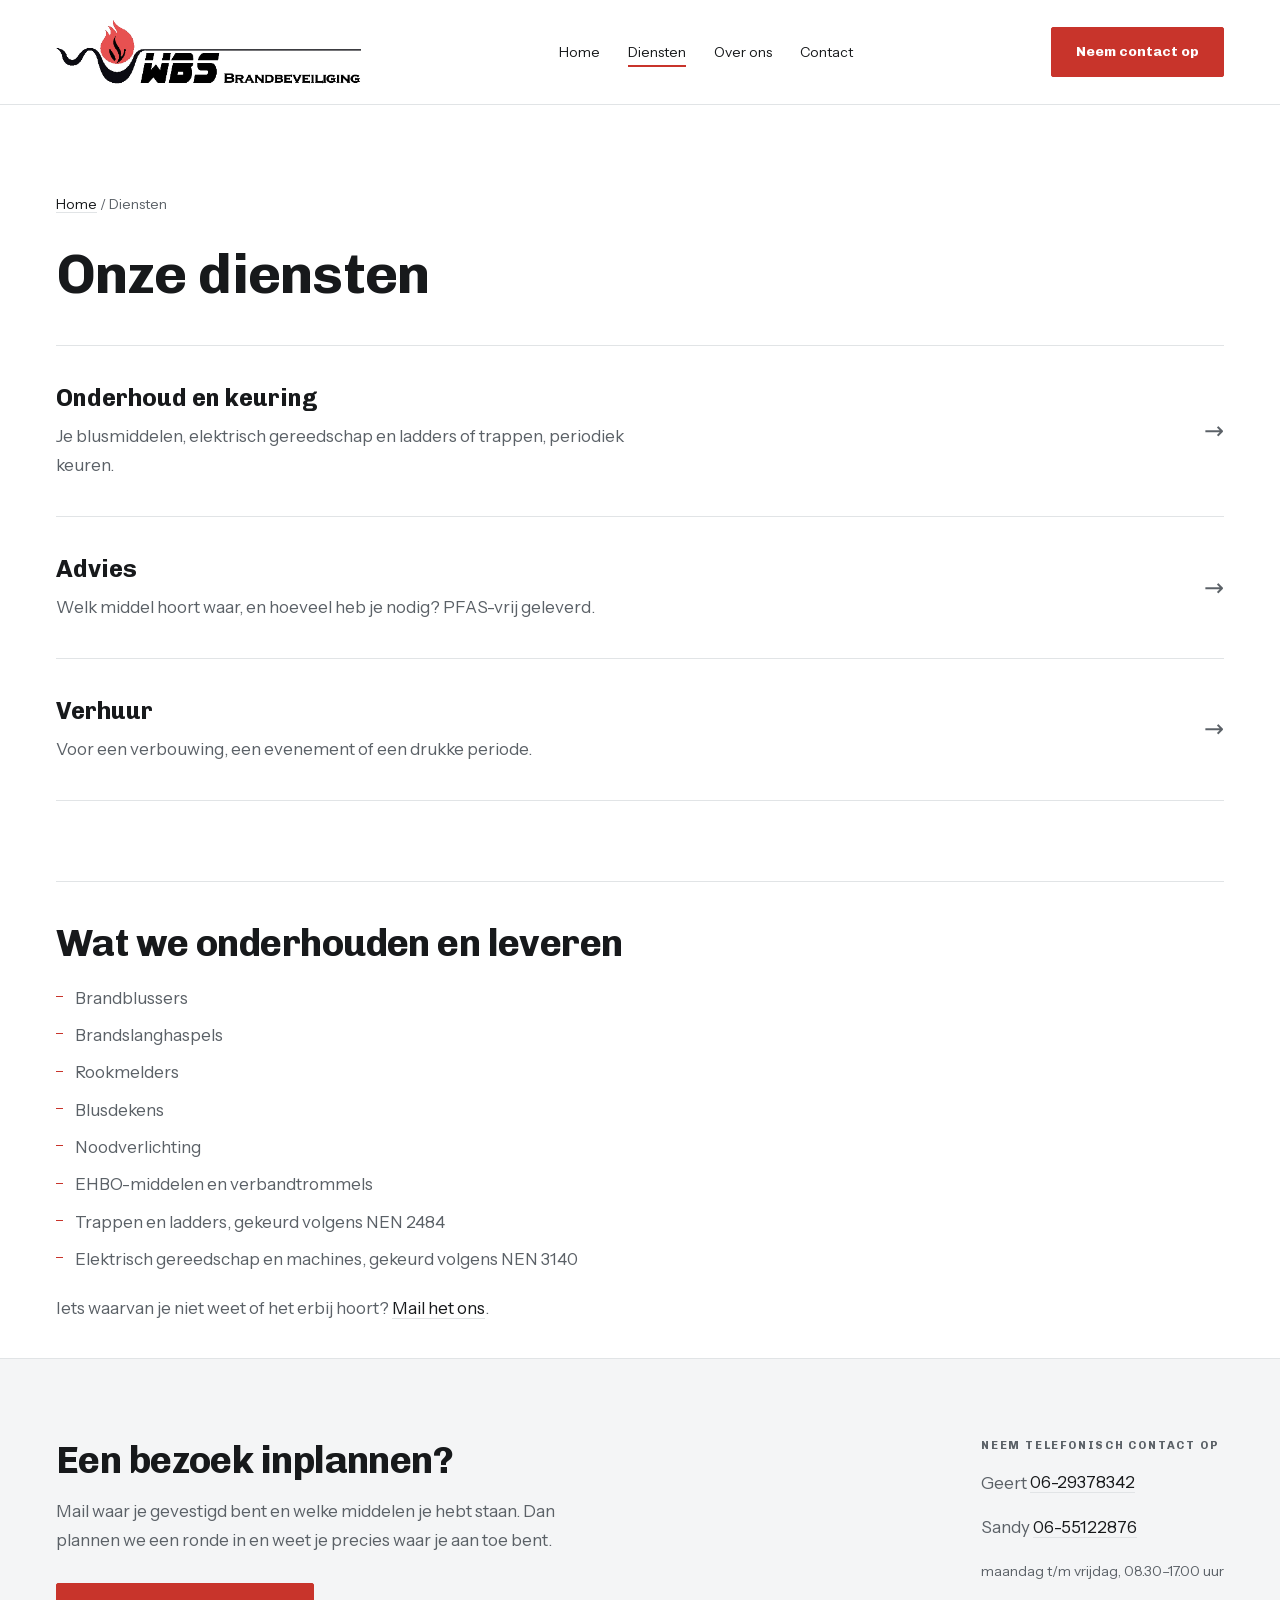
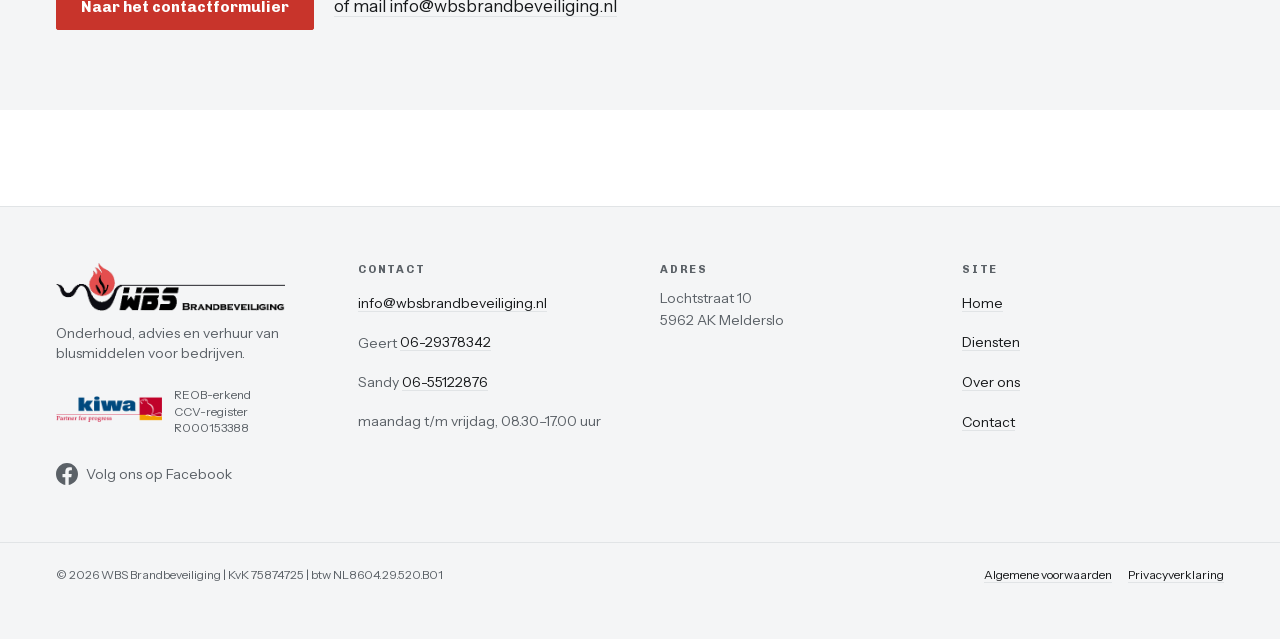
<file: diensten/index.html>
<!doctype html>
<html lang="nl">
  <head>
    <meta name="robots" content="noindex, nofollow" />
    <meta charset="utf-8" />
    <meta name="viewport" content="width=device-width, initial-scale=1" />

    <title>Diensten: onderhoud, advies en verhuur | WBS Brandbeveiliging</title>
    <meta name="description" content="Onderhoud en keuring van blusmiddelen, advies over wat je pand nodig heeft, en verhuur voor tijdelijke situaties. Alles bij één partij." />
    <link rel="canonical" href="https://www.wbsbrandbeveiliging.nl/diensten/" />
    

    <meta property="og:type" content="website" />
    <meta property="og:site_name" content="WBS Brandbeveiliging" />
    <meta property="og:locale" content="nl_NL" />
    <meta property="og:title" content="Diensten: onderhoud, advies en verhuur | WBS Brandbeveiliging" />
    <meta property="og:description" content="Onderhoud en keuring van blusmiddelen, advies over wat je pand nodig heeft, en verhuur voor tijdelijke situaties. Alles bij één partij." />
    <meta property="og:url" content="https://www.wbsbrandbeveiliging.nl/diensten/" />
    <meta property="og:image" content="https://www.wbsbrandbeveiliging.nl/assets/images/og-wbs.jpg" />
    <meta name="twitter:card" content="summary_large_image" />
    <meta name="twitter:title" content="Diensten: onderhoud, advies en verhuur | WBS Brandbeveiliging" />
    <meta name="twitter:description" content="Onderhoud en keuring van blusmiddelen, advies over wat je pand nodig heeft, en verhuur voor tijdelijke situaties. Alles bij één partij." />
    <meta name="twitter:image" content="https://www.wbsbrandbeveiliging.nl/assets/images/og-wbs.jpg" />

    <meta name="theme-color" content="#ffffff" />
    <link rel="icon" href="../assets/images/favicon.png" type="image/png" sizes="256x256" />
    <link rel="apple-touch-icon" href="../assets/images/favicon.png" />

    <link
      rel="preload"
      href="../assets/fonts/chivo-var-latin.woff2"
      as="font"
      type="font/woff2"
      crossorigin
    />
    <link
      rel="preload"
      href="../assets/fonts/instrument-sans-var-latin.woff2"
      as="font"
      type="font/woff2"
      crossorigin
    />
    <link rel="stylesheet" href="../assets/css/main.css" />

    
    <script type="application/ld+json">
      {"@context":"https://schema.org","@type":"LocalBusiness","name":"WBS Brandbeveiliging","url":"https://www.wbsbrandbeveiliging.nl","email":"info@wbsbrandbeveiliging.nl","telephone":"+31629378342","address":{"@type":"PostalAddress","streetAddress":"Lochtstraat 10","postalCode":"5962 AK","addressLocality":"Melderslo","addressRegion":"Limburg","addressCountry":"NL"},"geo":{"@type":"GeoCoordinates","latitude":51.4756,"longitude":6.055},"openingHoursSpecification":[{"@type":"OpeningHoursSpecification","dayOfWeek":["Monday","Tuesday","Wednesday","Thursday","Friday"],"opens":"08:30","closes":"17:00"}],"areaServed":"Noord-Limburg","identifier":{"@type":"PropertyValue","name":"KvK","value":"75874725"}}
    </script>
  </head>

  <body>
    <a href="#hoofdinhoud" class="sr-only focus:not-sr-only focus:absolute focus:left-4 focus:top-4 focus:z-50 focus:btn focus:btn-primary">
      Naar de inhoud
    </a>

    
<header class="border-b border-line">
  <div class="wrap flex flex-wrap items-center justify-between gap-x-6 gap-y-3 py-4">
    
    <a href="../index.html" class="inline-block py-1 no-underline" aria-label="WBS Brandbeveiliging, naar de homepage">
      <img
        src="../assets/images/logo-wbs.png"
        srcset="../assets/images/logo-wbs.png 1x, ../assets/images/logo-wbs@2x.png 2x"
        alt="WBS Brandbeveiliging"
        width="520"
        height="109"
        class="h-12 w-auto sm:h-16"
      />
    </a>

    <nav aria-label="Hoofdnavigatie">
      <ul class="flex flex-wrap items-center gap-x-5 gap-y-1 sm:gap-x-7">
        
          
          <li>
            
            <a
              href="../index.html"
              class="inline-block py-2 text-sm no-underline transition-colors hover:text-muted"
              
            ><span class="">Home</span></a>
          </li>
        
          
          <li>
            
            <a
              href="../diensten/index.html"
              class="inline-block py-2 text-sm no-underline transition-colors hover:text-muted"
              aria-current="page"
            ><span class="border-b-2 border-red pb-1">Diensten</span></a>
          </li>
        
          
          <li>
            
            <a
              href="../over-ons/index.html"
              class="inline-block py-2 text-sm no-underline transition-colors hover:text-muted"
              
            ><span class="">Over ons</span></a>
          </li>
        
          
          <li>
            
            <a
              href="../contact/index.html"
              class="inline-block py-2 text-sm no-underline transition-colors hover:text-muted"
              
            ><span class="">Contact</span></a>
          </li>
        
      </ul>
    </nav>

    <a href="../contact/index.html" class="btn btn-primary hidden text-sm sm:inline-flex">
      Neem contact op
    </a>
  </div>
</header>


    <main id="hoofdinhoud">
      



<section class="py-16 sm:py-20">
  <div class="wrap">
    <nav aria-label="Kruimelpad" class="text-sm text-muted">
      <a href="../index.html" class="link tap-link">Home</a> <span aria-hidden="true">/</span> Diensten
    </nav>
    <h1 class="mt-5">Onze diensten</h1>

    <ul class="mt-10 border-t border-line">
      
        <li>
          <a
            href="../diensten/onderhoud/index.html"
            class="group flex items-center gap-6 border-b border-line py-7 no-underline sm:gap-10 sm:py-9"
          >
            <span class="flex-1">
              <span class="block font-[family-name:var(--font-display)] text-xl font-bold transition-colors group-hover:text-red sm:text-2xl">
                Onderhoud en keuring
              </span>
              <span class="mt-2 block max-w-[56ch] text-muted">Je blusmiddelen, elektrisch gereedschap en ladders of trappen, periodiek keuren.</span>
            </span>
            <span
              aria-hidden="true"
              class="shrink-0 text-2xl text-muted transition-all group-hover:translate-x-1 group-hover:text-red"
            >&rarr;</span>
          </a>
        </li>
      
        <li>
          <a
            href="../diensten/advies/index.html"
            class="group flex items-center gap-6 border-b border-line py-7 no-underline sm:gap-10 sm:py-9"
          >
            <span class="flex-1">
              <span class="block font-[family-name:var(--font-display)] text-xl font-bold transition-colors group-hover:text-red sm:text-2xl">
                Advies
              </span>
              <span class="mt-2 block max-w-[56ch] text-muted">Welk middel hoort waar, en hoeveel heb je nodig? PFAS-vrij geleverd.</span>
            </span>
            <span
              aria-hidden="true"
              class="shrink-0 text-2xl text-muted transition-all group-hover:translate-x-1 group-hover:text-red"
            >&rarr;</span>
          </a>
        </li>
      
        <li>
          <a
            href="../diensten/verhuur/index.html"
            class="group flex items-center gap-6 border-b border-line py-7 no-underline sm:gap-10 sm:py-9"
          >
            <span class="flex-1">
              <span class="block font-[family-name:var(--font-display)] text-xl font-bold transition-colors group-hover:text-red sm:text-2xl">
                Verhuur
              </span>
              <span class="mt-2 block max-w-[56ch] text-muted">Voor een verbouwing, een evenement of een drukke periode.</span>
            </span>
            <span
              aria-hidden="true"
              class="shrink-0 text-2xl text-muted transition-all group-hover:translate-x-1 group-hover:text-red"
            >&rarr;</span>
          </a>
        </li>
      
    </ul>
  </div>
</section>

<section class="pb-4">
  <div class="wrap">
    
    <div class="border-t border-line pt-10">
      <h2>Wat we onderhouden en leveren</h2>
      <div class="prose-block mt-4 max-w-3xl">
        <ul>
          <li>Brandblussers</li>
          <li>Brandslanghaspels</li>
          <li>Rookmelders</li>
          <li>Blusdekens</li>
          <li>Noodverlichting</li>
          <li>EHBO-middelen en verbandtrommels</li>
          <li>Trappen en ladders, gekeurd volgens NEN 2484</li>
          <li>Elektrisch gereedschap en machines, gekeurd volgens NEN 3140</li>
        </ul>
        <p>
          Iets waarvan je niet weet of het erbij hoort?
          <a href="mailto:info@wbsbrandbeveiliging.nl">Mail het ons</a>.
        </p>
      </div>
    </div>
  </div>
</section>




<section class="border-t border-line bg-surface py-16 sm:py-20" aria-labelledby="cta-kop">
  <div class="wrap grid gap-10 md:grid-cols-2">
    <div>
      <h2 id="cta-kop" class="max-w-[18ch]">Een bezoek inplannen?</h2>
      <p class="mt-4 max-w-[46ch] text-muted">
        Mail waar je gevestigd bent en welke middelen je hebt staan. Dan plannen we een ronde in en weet je precies waar je aan toe bent.
      </p>
      <div class="mt-7 flex flex-wrap items-center gap-x-5 gap-y-3">
        <a href="../contact/index.html" class="btn btn-primary">Naar het contactformulier</a>
        <a href="mailto:info@wbsbrandbeveiliging.nl" class="link tap-link">of mail info@wbsbrandbeveiliging.nl</a>
      </div>
    </div>

    <div class="md:justify-self-end">
      <h3 class="label">Neem telefonisch contact op</h3>
      <ul class="mt-3 space-y-1.5 text-muted">
        
          <li><span class="text-muted">Geert</span> <a href="tel:+31629378342" class="link tap-link">06-29378342</a></li>
        
          <li><span class="text-muted">Sandy</span> <a href="tel:+31655122876" class="link tap-link">06-55122876</a></li>
        
        <li class="pt-2 text-sm">maandag t/m vrijdag, 08.30–17.00 uur</li>
      </ul>
    </div>
  </div>
</section>


    </main>

    <footer class="mt-24 border-t border-line bg-surface py-14">
  <div class="wrap grid gap-10 sm:grid-cols-2 lg:grid-cols-4">
    <div>
      <img
        src="../assets/images/logo-wbs.png"
        srcset="../assets/images/logo-wbs.png 1x, ../assets/images/logo-wbs@2x.png 2x"
        alt="WBS Brandbeveiliging"
        width="520"
        height="109"
        loading="lazy"
        class="h-12 w-auto"
      />
      <p class="mt-3 text-sm text-muted">
        Onderhoud, advies en verhuur van blusmiddelen voor bedrijven.
      </p>

      
      <div class="mt-6 flex items-center gap-3">
        <img
          src="../assets/images/kiwa-logo.png"
          alt="Kiwa, de instelling die WBS Brandbeveiliging beoordeelt"
          width="246"
          height="74"
          loading="lazy"
          class="h-8 w-auto"
        />
        <p class="text-xs leading-snug text-muted">
          REOB-erkend<br />CCV-register R000153388
        </p>
      </div>

      
      <a
        href="https://www.facebook.com/112Brandbeveiliging"
        class="mt-5 inline-flex items-center gap-2 text-sm text-muted no-underline transition-colors hover:text-[var(--color-text)] py-1.5"
        rel="noopener"
        target="_blank"
      >
        <svg
          viewBox="0 0 24 24"
          width="22"
          height="22"
          fill="currentColor"
          aria-hidden="true"
          focusable="false"
          class="shrink-0"
        >
          <path d="M24 12.073C24 5.446 18.627 0 12 0S0 5.446 0 12.073c0 5.99 4.388 10.954 10.125 11.854v-8.385H7.078v-3.47h3.047V9.43c0-3.007 1.792-4.669 4.533-4.669 1.312 0 2.686.235 2.686.235v2.953H15.83c-1.491 0-1.956.925-1.956 1.874v2.25h3.328l-.532 3.47h-2.796v8.385C19.612 23.027 24 18.062 24 12.073Z" />
        </svg>
        Volg ons op Facebook
      </a>
    </div>

    <div>
      <h2 class="label">Contact</h2>
      <ul class="mt-3 space-y-2.5 text-sm text-muted">
        <li><a href="mailto:info@wbsbrandbeveiliging.nl" class="link tap-link">info@wbsbrandbeveiliging.nl</a></li>
        
          <li><span class="text-muted">Geert</span> <a href="tel:+31629378342" class="link tap-link">06-29378342</a></li>
        
          <li><span class="text-muted">Sandy</span> <a href="tel:+31655122876" class="link tap-link">06-55122876</a></li>
        
        <li class="pt-1">maandag t/m vrijdag, 08.30–17.00 uur</li>
      </ul>
    </div>

    <div>
      <h2 class="label">Adres</h2>
      <address class="mt-3 space-y-0.5 text-sm not-italic text-muted">
        
          <p>Lochtstraat 10</p>
          <p>5962 AK Melderslo</p>
        
      </address>
    </div>

    <div>
      <h2 class="label">Site</h2>
      <ul class="mt-3 space-y-2.5 text-sm text-muted">
        
          <li><a href="../index.html" class="link">Home</a></li>
        
          <li><a href="../diensten/index.html" class="link">Diensten</a></li>
        
          <li><a href="../over-ons/index.html" class="link">Over ons</a></li>
        
          <li><a href="../contact/index.html" class="link">Contact</a></li>
        
      </ul>
    </div>
  </div>

  
  <div class="wrap mt-12 border-t border-line pt-6">
    <div class="flex flex-col gap-2 text-xs text-muted sm:flex-row sm:items-center sm:justify-between">
      <p>
        © 2026 WBS Brandbeveiliging | KvK 75874725 | btw NL8604.29.520.B01
      </p>
      <p class="flex flex-wrap gap-x-4 gap-y-1">
        <a href="../algemene-voorwaarden/index.html" class="link">Algemene voorwaarden</a>
        <a href="../privacyverklaring/index.html" class="link">Privacyverklaring</a>
      </p>
    </div>
  </div>
</footer>

  
    
    
  </body>
</html>
</file>
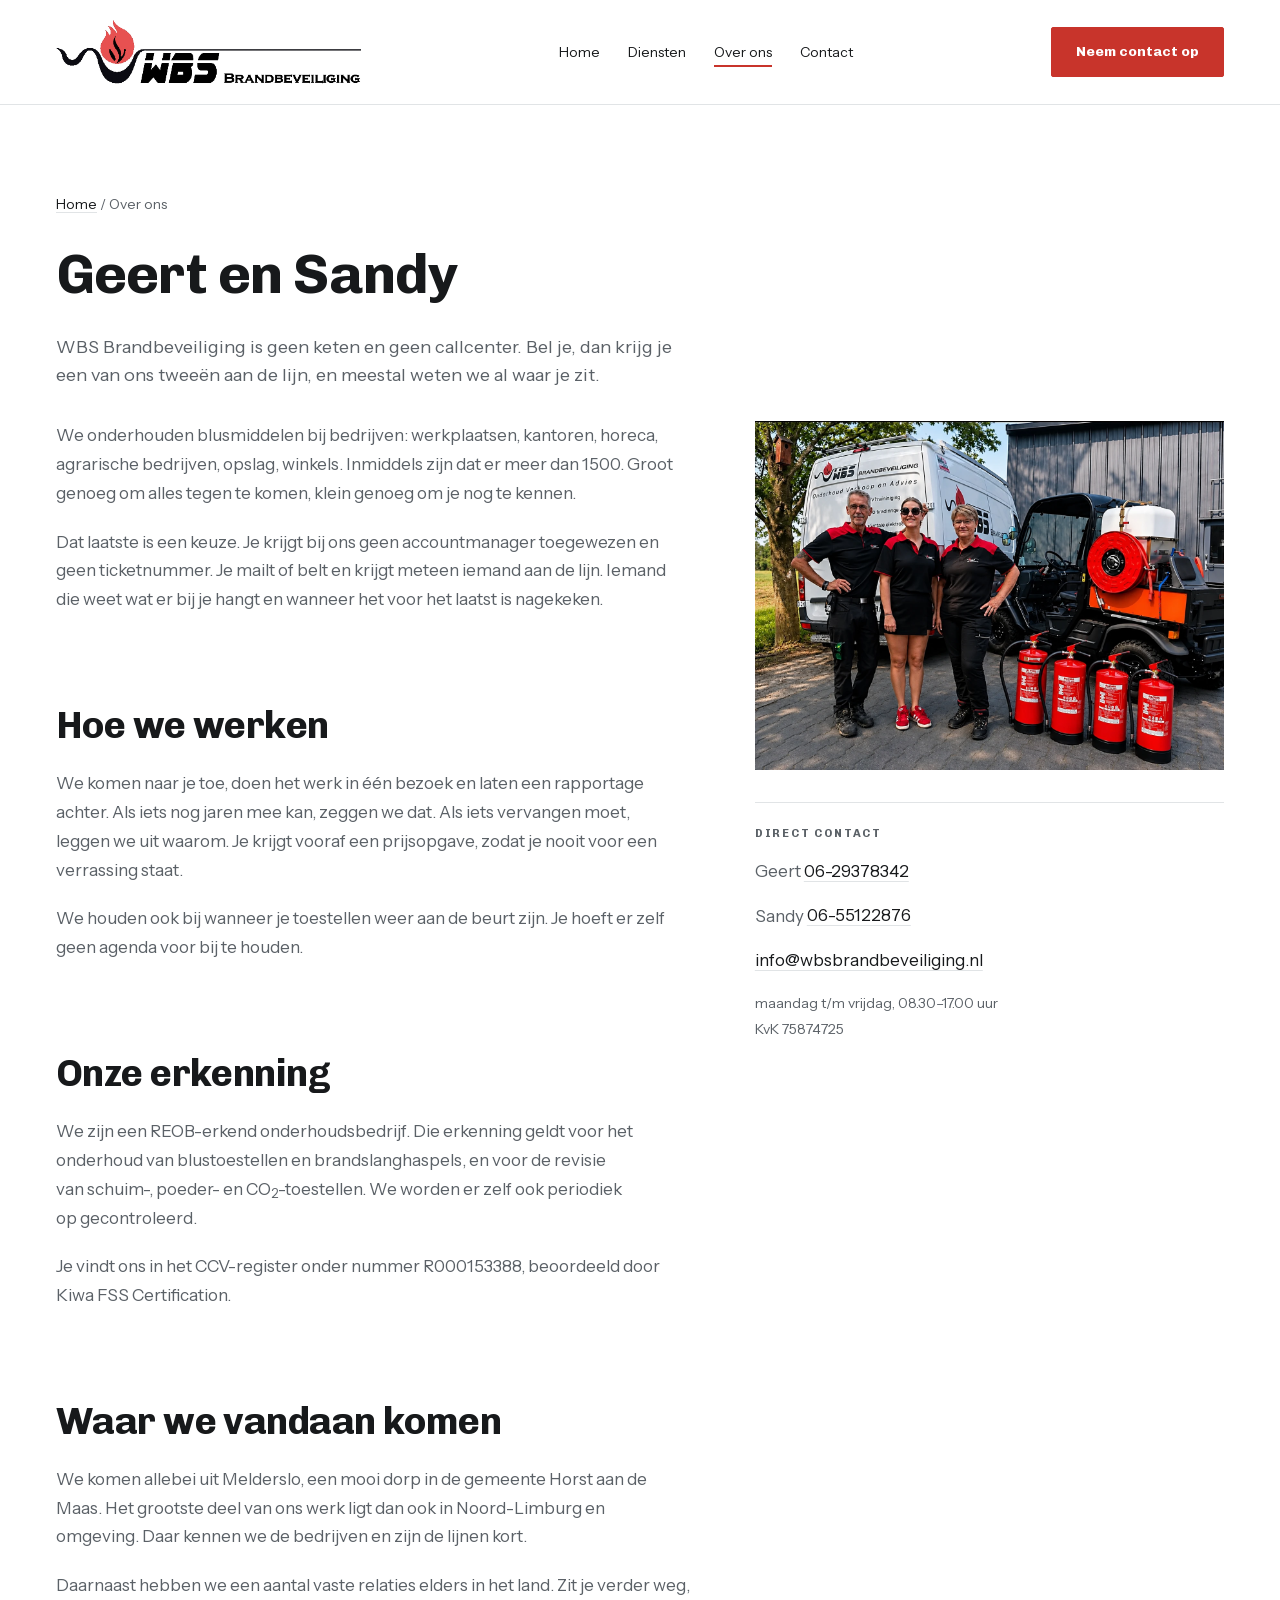
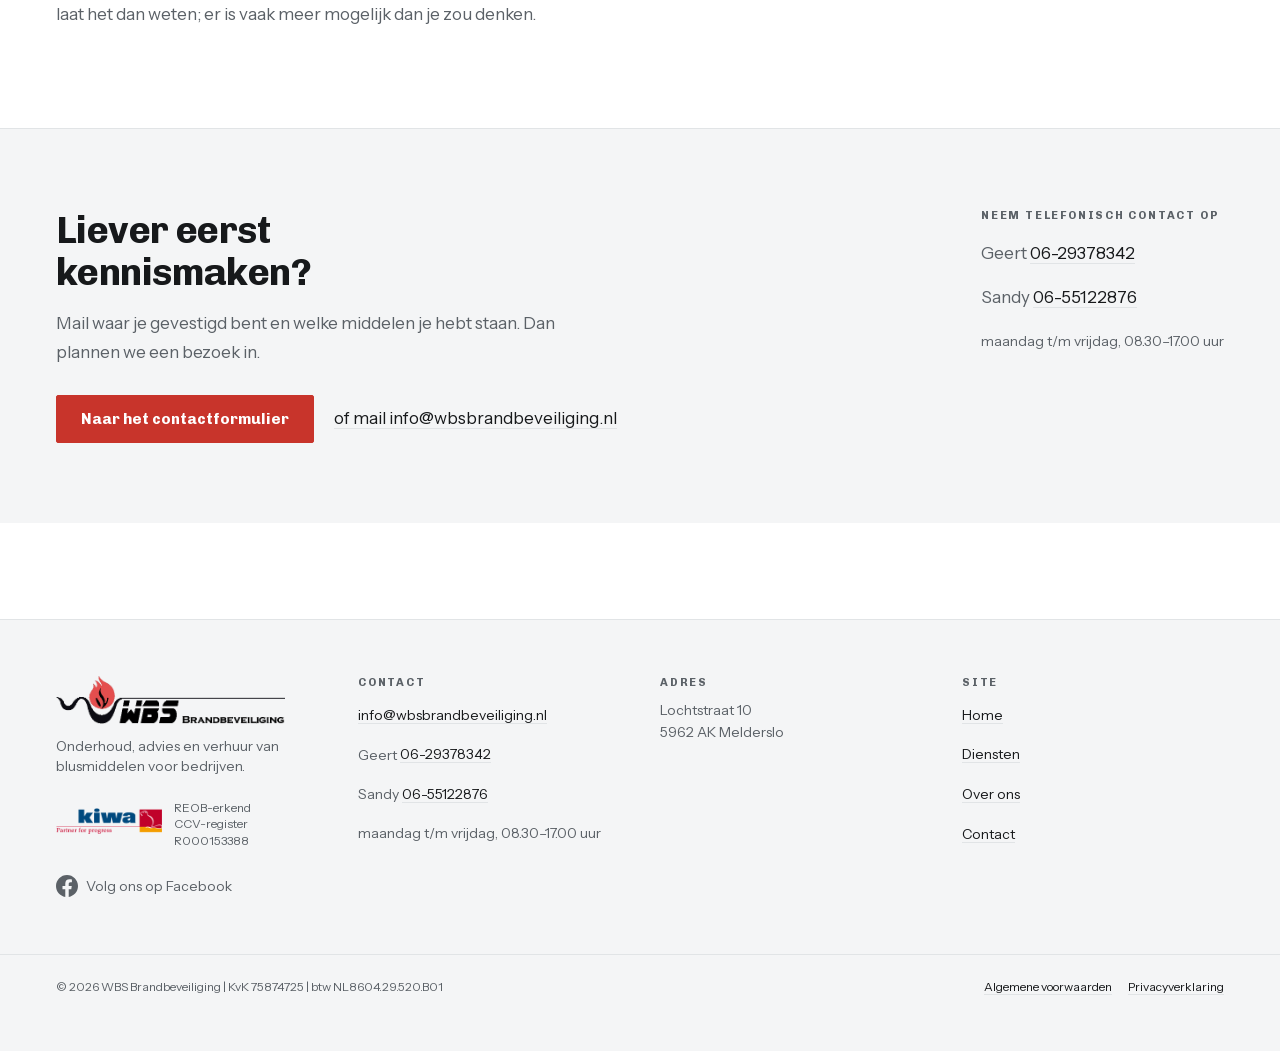
<file: over-ons/index.html>
<!doctype html>
<html lang="nl">
  <head>
    <meta name="robots" content="noindex, nofollow" />
    <meta charset="utf-8" />
    <meta name="viewport" content="width=device-width, initial-scale=1" />

    <title>Over WBS Brandbeveiliging | Geert en Sandy</title>
    <meta name="description" content="Wij zijn Geert en Sandy. Meer dan 1500 tevreden klanten, en nog steeds rechtstreeks contact, zonder callcenter of accountmanager." />
    <link rel="canonical" href="https://www.wbsbrandbeveiliging.nl/over-ons/" />
    

    <meta property="og:type" content="website" />
    <meta property="og:site_name" content="WBS Brandbeveiliging" />
    <meta property="og:locale" content="nl_NL" />
    <meta property="og:title" content="Over WBS Brandbeveiliging | Geert en Sandy" />
    <meta property="og:description" content="Wij zijn Geert en Sandy. Meer dan 1500 tevreden klanten, en nog steeds rechtstreeks contact, zonder callcenter of accountmanager." />
    <meta property="og:url" content="https://www.wbsbrandbeveiliging.nl/over-ons/" />
    <meta property="og:image" content="https://www.wbsbrandbeveiliging.nl/assets/images/og-wbs.jpg" />
    <meta name="twitter:card" content="summary_large_image" />
    <meta name="twitter:title" content="Over WBS Brandbeveiliging | Geert en Sandy" />
    <meta name="twitter:description" content="Wij zijn Geert en Sandy. Meer dan 1500 tevreden klanten, en nog steeds rechtstreeks contact, zonder callcenter of accountmanager." />
    <meta name="twitter:image" content="https://www.wbsbrandbeveiliging.nl/assets/images/og-wbs.jpg" />

    <meta name="theme-color" content="#ffffff" />
    <link rel="icon" href="../assets/images/favicon.png" type="image/png" sizes="256x256" />
    <link rel="apple-touch-icon" href="../assets/images/favicon.png" />

    <link
      rel="preload"
      href="../assets/fonts/chivo-var-latin.woff2"
      as="font"
      type="font/woff2"
      crossorigin
    />
    <link
      rel="preload"
      href="../assets/fonts/instrument-sans-var-latin.woff2"
      as="font"
      type="font/woff2"
      crossorigin
    />
    <link rel="stylesheet" href="../assets/css/main.css" />

    
    <script type="application/ld+json">
      {"@context":"https://schema.org","@type":"LocalBusiness","name":"WBS Brandbeveiliging","url":"https://www.wbsbrandbeveiliging.nl","email":"info@wbsbrandbeveiliging.nl","telephone":"+31629378342","address":{"@type":"PostalAddress","streetAddress":"Lochtstraat 10","postalCode":"5962 AK","addressLocality":"Melderslo","addressRegion":"Limburg","addressCountry":"NL"},"geo":{"@type":"GeoCoordinates","latitude":51.4756,"longitude":6.055},"openingHoursSpecification":[{"@type":"OpeningHoursSpecification","dayOfWeek":["Monday","Tuesday","Wednesday","Thursday","Friday"],"opens":"08:30","closes":"17:00"}],"areaServed":"Noord-Limburg","identifier":{"@type":"PropertyValue","name":"KvK","value":"75874725"}}
    </script>
  </head>

  <body>
    <a href="#hoofdinhoud" class="sr-only focus:not-sr-only focus:absolute focus:left-4 focus:top-4 focus:z-50 focus:btn focus:btn-primary">
      Naar de inhoud
    </a>

    
<header class="border-b border-line">
  <div class="wrap flex flex-wrap items-center justify-between gap-x-6 gap-y-3 py-4">
    
    <a href="../index.html" class="inline-block py-1 no-underline" aria-label="WBS Brandbeveiliging, naar de homepage">
      <img
        src="../assets/images/logo-wbs.png"
        srcset="../assets/images/logo-wbs.png 1x, ../assets/images/logo-wbs@2x.png 2x"
        alt="WBS Brandbeveiliging"
        width="520"
        height="109"
        class="h-12 w-auto sm:h-16"
      />
    </a>

    <nav aria-label="Hoofdnavigatie">
      <ul class="flex flex-wrap items-center gap-x-5 gap-y-1 sm:gap-x-7">
        
          
          <li>
            
            <a
              href="../index.html"
              class="inline-block py-2 text-sm no-underline transition-colors hover:text-muted"
              
            ><span class="">Home</span></a>
          </li>
        
          
          <li>
            
            <a
              href="../diensten/index.html"
              class="inline-block py-2 text-sm no-underline transition-colors hover:text-muted"
              
            ><span class="">Diensten</span></a>
          </li>
        
          
          <li>
            
            <a
              href="../over-ons/index.html"
              class="inline-block py-2 text-sm no-underline transition-colors hover:text-muted"
              aria-current="page"
            ><span class="border-b-2 border-red pb-1">Over ons</span></a>
          </li>
        
          
          <li>
            
            <a
              href="../contact/index.html"
              class="inline-block py-2 text-sm no-underline transition-colors hover:text-muted"
              
            ><span class="">Contact</span></a>
          </li>
        
      </ul>
    </nav>

    <a href="../contact/index.html" class="btn btn-primary hidden text-sm sm:inline-flex">
      Neem contact op
    </a>
  </div>
</header>


    <main id="hoofdinhoud">
      

<section class="py-16 sm:py-20">
  <div class="wrap">
    <nav aria-label="Kruimelpad" class="text-sm text-muted">
      <a href="../index.html" class="link tap-link">Home</a> <span aria-hidden="true">/</span> Over ons
    </nav>
    <h1 class="mt-5 max-w-[18ch]">Geert en Sandy</h1>
    <p class="mt-7 max-w-[54ch] text-lg text-muted">
      WBS Brandbeveiliging is geen keten en geen callcenter. Bel je, dan krijg je een van
      ons tweeën aan de lijn, en meestal weten we al waar je zit.
    </p>
  </div>

  
  <div class="wrap mt-8 grid gap-12 lg:grid-cols-[1.15fr_0.85fr] lg:gap-16">
    <div class="prose-block">
      <p>
        We onderhouden blusmiddelen bij bedrijven: werkplaatsen, kantoren, horeca,
        agrarische bedrijven, opslag, winkels. Inmiddels zijn dat er meer dan 1500.
        Groot genoeg om alles tegen te komen, klein genoeg om je nog te kennen.
      </p>
      <p>
        Dat laatste is een keuze. Je krijgt bij ons geen accountmanager toegewezen en geen
        ticketnummer. Je mailt of belt en krijgt meteen iemand aan de lijn. Iemand die weet
        wat er bij je hangt en wanneer het voor het laatst is nagekeken.
      </p>

      <h2>Hoe we werken</h2>
      <p>
        We komen naar je toe, doen het werk in één bezoek en laten een rapportage achter.
        Als iets nog jaren mee kan, zeggen we dat. Als iets vervangen moet, leggen we uit
        waarom. Je krijgt vooraf een prijsopgave, zodat je nooit voor een verrassing staat.
      </p>
      <p>
        We houden ook bij wanneer je toestellen weer aan de beurt zijn. Je hoeft er zelf
        geen agenda voor bij te houden.
      </p>

      <h2>Onze erkenning</h2>
      <p>
        We zijn een REOB-erkend onderhoudsbedrijf. Die erkenning geldt voor het onderhoud
        van blustoestellen en brandslanghaspels, en voor de revisie van schuim-, poeder- en
        CO<sub>2</sub>-toestellen. We worden er zelf ook periodiek op gecontroleerd.
      </p>
      <p>
        Je vindt ons in het CCV-register onder nummer R000153388,
        beoordeeld door Kiwa FSS Certification.
      </p>

      <h2>Waar we vandaan komen</h2>
      <p>
        We komen allebei uit Melderslo, een mooi dorp in de gemeente Horst aan de Maas.
        Het grootste deel van ons werk ligt dan ook in
        Noord-Limburg en omgeving. Daar kennen we de bedrijven en zijn de lijnen kort.
      </p>
      <p>
        Daarnaast hebben we een aantal vaste relaties elders in het land. Zit je verder
        weg, laat het dan weten; er is vaak meer mogelijk dan je zou denken.
      </p>
    </div>

    <aside>
      <img
        src="../assets/images/team-wbs.webp"
        alt="Het team van WBS Brandbeveiliging bij de bedrijfsbus, met een rij brandblussers ernaast"
        width="1454"
        height="1082"
        class="w-full"
      />

      <div class="mt-8 border-t border-line pt-6">
        <h2 class="label">Direct contact</h2>
        <ul class="mt-3 space-y-1.5 text-muted">
          
            <li><span class="text-muted">Geert</span> <a href="tel:+31629378342" class="link tap-link">06-29378342</a></li>
          
            <li><span class="text-muted">Sandy</span> <a href="tel:+31655122876" class="link tap-link">06-55122876</a></li>
          
          <li><a href="mailto:info@wbsbrandbeveiliging.nl" class="link tap-link">info@wbsbrandbeveiliging.nl</a></li>
          <li class="pt-2 text-sm">maandag t/m vrijdag, 08.30–17.00 uur</li>
          <li class="text-sm">KvK 75874725</li>
        </ul>
      </div>
    </aside>
  </div>
</section>




<section class="border-t border-line bg-surface py-16 sm:py-20" aria-labelledby="cta-kop">
  <div class="wrap grid gap-10 md:grid-cols-2">
    <div>
      <h2 id="cta-kop" class="max-w-[18ch]">Liever eerst kennismaken?</h2>
      <p class="mt-4 max-w-[46ch] text-muted">
        Mail waar je gevestigd bent en welke middelen je hebt staan. Dan plannen we een bezoek in.
      </p>
      <div class="mt-7 flex flex-wrap items-center gap-x-5 gap-y-3">
        <a href="../contact/index.html" class="btn btn-primary">Naar het contactformulier</a>
        <a href="mailto:info@wbsbrandbeveiliging.nl" class="link tap-link">of mail info@wbsbrandbeveiliging.nl</a>
      </div>
    </div>

    <div class="md:justify-self-end">
      <h3 class="label">Neem telefonisch contact op</h3>
      <ul class="mt-3 space-y-1.5 text-muted">
        
          <li><span class="text-muted">Geert</span> <a href="tel:+31629378342" class="link tap-link">06-29378342</a></li>
        
          <li><span class="text-muted">Sandy</span> <a href="tel:+31655122876" class="link tap-link">06-55122876</a></li>
        
        <li class="pt-2 text-sm">maandag t/m vrijdag, 08.30–17.00 uur</li>
      </ul>
    </div>
  </div>
</section>


    </main>

    <footer class="mt-24 border-t border-line bg-surface py-14">
  <div class="wrap grid gap-10 sm:grid-cols-2 lg:grid-cols-4">
    <div>
      <img
        src="../assets/images/logo-wbs.png"
        srcset="../assets/images/logo-wbs.png 1x, ../assets/images/logo-wbs@2x.png 2x"
        alt="WBS Brandbeveiliging"
        width="520"
        height="109"
        loading="lazy"
        class="h-12 w-auto"
      />
      <p class="mt-3 text-sm text-muted">
        Onderhoud, advies en verhuur van blusmiddelen voor bedrijven.
      </p>

      
      <div class="mt-6 flex items-center gap-3">
        <img
          src="../assets/images/kiwa-logo.png"
          alt="Kiwa, de instelling die WBS Brandbeveiliging beoordeelt"
          width="246"
          height="74"
          loading="lazy"
          class="h-8 w-auto"
        />
        <p class="text-xs leading-snug text-muted">
          REOB-erkend<br />CCV-register R000153388
        </p>
      </div>

      
      <a
        href="https://www.facebook.com/112Brandbeveiliging"
        class="mt-5 inline-flex items-center gap-2 text-sm text-muted no-underline transition-colors hover:text-[var(--color-text)] py-1.5"
        rel="noopener"
        target="_blank"
      >
        <svg
          viewBox="0 0 24 24"
          width="22"
          height="22"
          fill="currentColor"
          aria-hidden="true"
          focusable="false"
          class="shrink-0"
        >
          <path d="M24 12.073C24 5.446 18.627 0 12 0S0 5.446 0 12.073c0 5.99 4.388 10.954 10.125 11.854v-8.385H7.078v-3.47h3.047V9.43c0-3.007 1.792-4.669 4.533-4.669 1.312 0 2.686.235 2.686.235v2.953H15.83c-1.491 0-1.956.925-1.956 1.874v2.25h3.328l-.532 3.47h-2.796v8.385C19.612 23.027 24 18.062 24 12.073Z" />
        </svg>
        Volg ons op Facebook
      </a>
    </div>

    <div>
      <h2 class="label">Contact</h2>
      <ul class="mt-3 space-y-2.5 text-sm text-muted">
        <li><a href="mailto:info@wbsbrandbeveiliging.nl" class="link tap-link">info@wbsbrandbeveiliging.nl</a></li>
        
          <li><span class="text-muted">Geert</span> <a href="tel:+31629378342" class="link tap-link">06-29378342</a></li>
        
          <li><span class="text-muted">Sandy</span> <a href="tel:+31655122876" class="link tap-link">06-55122876</a></li>
        
        <li class="pt-1">maandag t/m vrijdag, 08.30–17.00 uur</li>
      </ul>
    </div>

    <div>
      <h2 class="label">Adres</h2>
      <address class="mt-3 space-y-0.5 text-sm not-italic text-muted">
        
          <p>Lochtstraat 10</p>
          <p>5962 AK Melderslo</p>
        
      </address>
    </div>

    <div>
      <h2 class="label">Site</h2>
      <ul class="mt-3 space-y-2.5 text-sm text-muted">
        
          <li><a href="../index.html" class="link">Home</a></li>
        
          <li><a href="../diensten/index.html" class="link">Diensten</a></li>
        
          <li><a href="../over-ons/index.html" class="link">Over ons</a></li>
        
          <li><a href="../contact/index.html" class="link">Contact</a></li>
        
      </ul>
    </div>
  </div>

  
  <div class="wrap mt-12 border-t border-line pt-6">
    <div class="flex flex-col gap-2 text-xs text-muted sm:flex-row sm:items-center sm:justify-between">
      <p>
        © 2026 WBS Brandbeveiliging | KvK 75874725 | btw NL8604.29.520.B01
      </p>
      <p class="flex flex-wrap gap-x-4 gap-y-1">
        <a href="../algemene-voorwaarden/index.html" class="link">Algemene voorwaarden</a>
        <a href="../privacyverklaring/index.html" class="link">Privacyverklaring</a>
      </p>
    </div>
  </div>
</footer>

  
    
    
  </body>
</html>
</file>
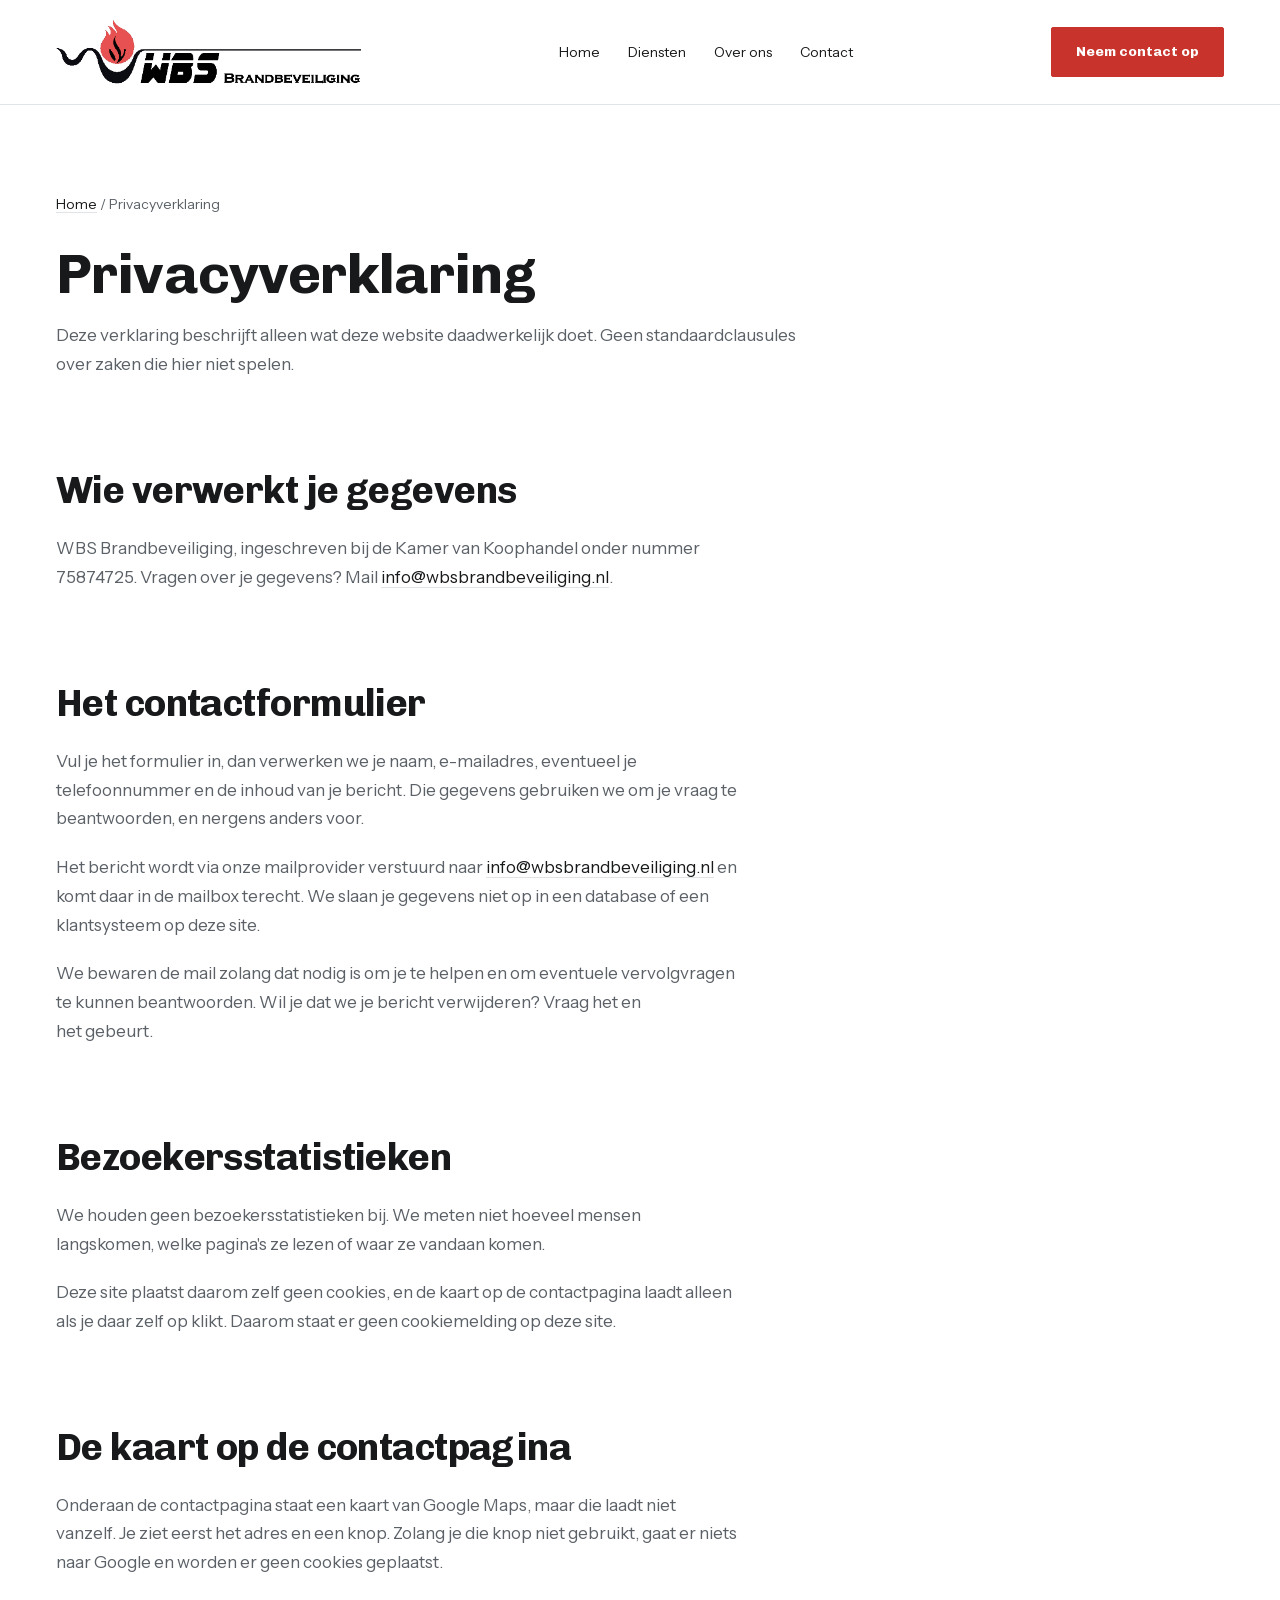
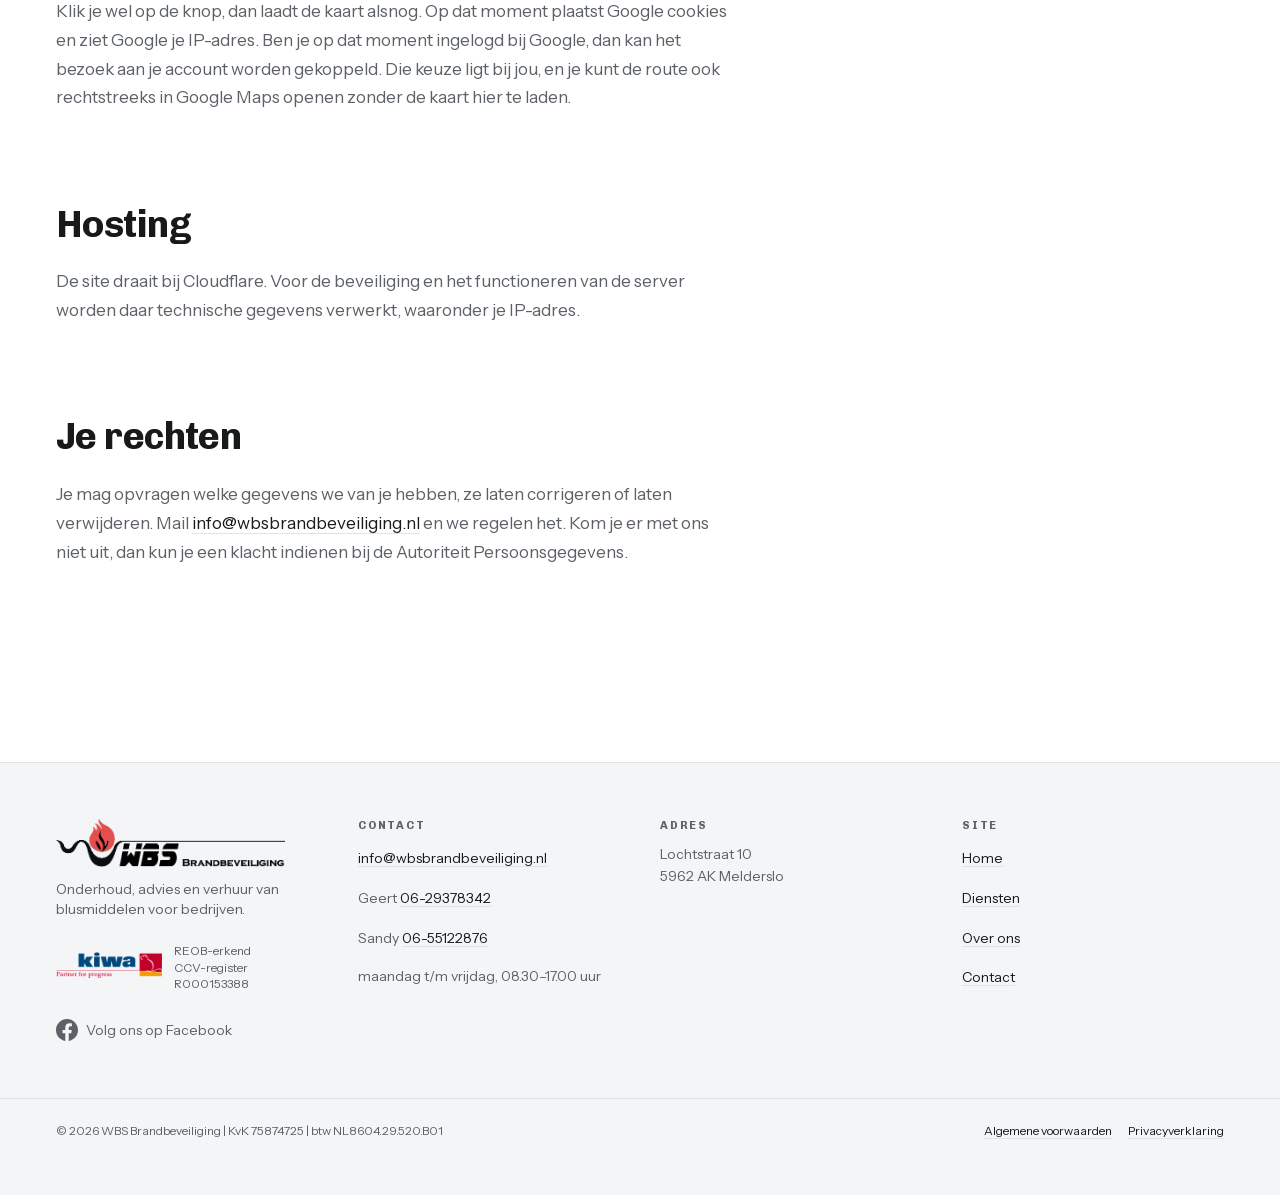
<file: privacyverklaring/index.html>
<!doctype html>
<html lang="nl">
  <head>
    <meta name="robots" content="noindex, nofollow" />
    <meta charset="utf-8" />
    <meta name="viewport" content="width=device-width, initial-scale=1" />

    <title>Privacyverklaring | WBS Brandbeveiliging</title>
    <meta name="description" content="Welke gegevens WBS Brandbeveiliging via deze site verwerkt, waarom, en hoe lang ze bewaard blijven." />
    <link rel="canonical" href="https://www.wbsbrandbeveiliging.nl/privacyverklaring/" />
    

    <meta property="og:type" content="website" />
    <meta property="og:site_name" content="WBS Brandbeveiliging" />
    <meta property="og:locale" content="nl_NL" />
    <meta property="og:title" content="Privacyverklaring | WBS Brandbeveiliging" />
    <meta property="og:description" content="Welke gegevens WBS Brandbeveiliging via deze site verwerkt, waarom, en hoe lang ze bewaard blijven." />
    <meta property="og:url" content="https://www.wbsbrandbeveiliging.nl/privacyverklaring/" />
    <meta property="og:image" content="https://www.wbsbrandbeveiliging.nl/assets/images/og-wbs.jpg" />
    <meta name="twitter:card" content="summary_large_image" />
    <meta name="twitter:title" content="Privacyverklaring | WBS Brandbeveiliging" />
    <meta name="twitter:description" content="Welke gegevens WBS Brandbeveiliging via deze site verwerkt, waarom, en hoe lang ze bewaard blijven." />
    <meta name="twitter:image" content="https://www.wbsbrandbeveiliging.nl/assets/images/og-wbs.jpg" />

    <meta name="theme-color" content="#ffffff" />
    <link rel="icon" href="../assets/images/favicon.png" type="image/png" sizes="256x256" />
    <link rel="apple-touch-icon" href="../assets/images/favicon.png" />

    <link
      rel="preload"
      href="../assets/fonts/chivo-var-latin.woff2"
      as="font"
      type="font/woff2"
      crossorigin
    />
    <link
      rel="preload"
      href="../assets/fonts/instrument-sans-var-latin.woff2"
      as="font"
      type="font/woff2"
      crossorigin
    />
    <link rel="stylesheet" href="../assets/css/main.css" />

    
    <script type="application/ld+json">
      {"@context":"https://schema.org","@type":"LocalBusiness","name":"WBS Brandbeveiliging","url":"https://www.wbsbrandbeveiliging.nl","email":"info@wbsbrandbeveiliging.nl","telephone":"+31629378342","address":{"@type":"PostalAddress","streetAddress":"Lochtstraat 10","postalCode":"5962 AK","addressLocality":"Melderslo","addressRegion":"Limburg","addressCountry":"NL"},"geo":{"@type":"GeoCoordinates","latitude":51.4756,"longitude":6.055},"openingHoursSpecification":[{"@type":"OpeningHoursSpecification","dayOfWeek":["Monday","Tuesday","Wednesday","Thursday","Friday"],"opens":"08:30","closes":"17:00"}],"areaServed":"Noord-Limburg","identifier":{"@type":"PropertyValue","name":"KvK","value":"75874725"}}
    </script>
  </head>

  <body>
    <a href="#hoofdinhoud" class="sr-only focus:not-sr-only focus:absolute focus:left-4 focus:top-4 focus:z-50 focus:btn focus:btn-primary">
      Naar de inhoud
    </a>

    
<header class="border-b border-line">
  <div class="wrap flex flex-wrap items-center justify-between gap-x-6 gap-y-3 py-4">
    
    <a href="../index.html" class="inline-block py-1 no-underline" aria-label="WBS Brandbeveiliging, naar de homepage">
      <img
        src="../assets/images/logo-wbs.png"
        srcset="../assets/images/logo-wbs.png 1x, ../assets/images/logo-wbs@2x.png 2x"
        alt="WBS Brandbeveiliging"
        width="520"
        height="109"
        class="h-12 w-auto sm:h-16"
      />
    </a>

    <nav aria-label="Hoofdnavigatie">
      <ul class="flex flex-wrap items-center gap-x-5 gap-y-1 sm:gap-x-7">
        
          
          <li>
            
            <a
              href="../index.html"
              class="inline-block py-2 text-sm no-underline transition-colors hover:text-muted"
              
            ><span class="">Home</span></a>
          </li>
        
          
          <li>
            
            <a
              href="../diensten/index.html"
              class="inline-block py-2 text-sm no-underline transition-colors hover:text-muted"
              
            ><span class="">Diensten</span></a>
          </li>
        
          
          <li>
            
            <a
              href="../over-ons/index.html"
              class="inline-block py-2 text-sm no-underline transition-colors hover:text-muted"
              
            ><span class="">Over ons</span></a>
          </li>
        
          
          <li>
            
            <a
              href="../contact/index.html"
              class="inline-block py-2 text-sm no-underline transition-colors hover:text-muted"
              
            ><span class="">Contact</span></a>
          </li>
        
      </ul>
    </nav>

    <a href="../contact/index.html" class="btn btn-primary hidden text-sm sm:inline-flex">
      Neem contact op
    </a>
  </div>
</header>


    <main id="hoofdinhoud">
      
<section class="py-16 sm:py-20">
  <div class="wrap">
    <div class="max-w-3xl">
      <nav aria-label="Kruimelpad" class="text-sm text-muted">
        <a href="../index.html" class="link tap-link">Home</a> <span aria-hidden="true">/</span> Privacyverklaring
      </nav>
      <h1 class="mt-5">Privacyverklaring</h1>
      <p class="mt-4 text-muted">
        Deze verklaring beschrijft alleen wat deze website daadwerkelijk doet. Geen
        standaardclausules over zaken die hier niet spelen.
      </p>

      <div class="prose-block mt-10">
        <h2>Wie verwerkt je gegevens</h2>
        <p>
          WBS Brandbeveiliging, ingeschreven bij de Kamer van Koophandel onder nummer
          75874725. Vragen over je gegevens? Mail
          <a href="mailto:info@wbsbrandbeveiliging.nl">info@wbsbrandbeveiliging.nl</a>.
        </p>

        <h2>Het contactformulier</h2>
        <p>
          Vul je het formulier in, dan verwerken we je naam, e-mailadres, eventueel je
          telefoonnummer en de inhoud van je bericht. Die gegevens gebruiken we om je vraag
          te beantwoorden, en nergens anders voor.
        </p>
        <p>
          Het bericht wordt via onze mailprovider verstuurd naar
          <a href="mailto:info@wbsbrandbeveiliging.nl">info@wbsbrandbeveiliging.nl</a> en komt daar in de
          mailbox terecht. We slaan je gegevens niet op in een database of een
          klantsysteem op deze site.
        </p>
        <p>
          We bewaren de mail zolang dat nodig is om je te helpen en om eventuele
          vervolgvragen te kunnen beantwoorden. Wil je dat we je bericht verwijderen? Vraag
          het en het gebeurt.
        </p>

        <h2>Bezoekersstatistieken</h2>
        <p>
          We houden geen bezoekersstatistieken bij. We meten niet hoeveel mensen langskomen,
          welke pagina's ze lezen of waar ze vandaan komen.
        </p>
        <p>
          Deze site plaatst daarom zelf geen cookies, en de kaart op de contactpagina laadt
          alleen als je daar zelf op klikt. Daarom staat er geen cookiemelding op deze site.
        </p>

        <h2>De kaart op de contactpagina</h2>
        <p>
          Onderaan de contactpagina staat een kaart van Google Maps, maar die laadt niet
          vanzelf. Je ziet eerst het adres en een knop. Zolang je die knop niet gebruikt,
          gaat er niets naar Google en worden er geen cookies geplaatst.
        </p>
        <p>
          Klik je wel op de knop, dan laadt de kaart alsnog. Op dat moment plaatst Google
          cookies en ziet Google je IP-adres. Ben je op dat moment ingelogd bij Google, dan
          kan het bezoek aan je account worden gekoppeld. Die keuze ligt bij jou, en je
          kunt de route ook rechtstreeks in Google Maps openen zonder de kaart hier te
          laden.
        </p>

        <h2>Hosting</h2>
        <p>
          De site draait bij Cloudflare. Voor de beveiliging en het functioneren van de
          server worden daar technische gegevens verwerkt, waaronder je IP-adres.
        </p>

        <h2>Je rechten</h2>
        <p>
          Je mag opvragen welke gegevens we van je hebben, ze laten corrigeren of laten
          verwijderen. Mail <a href="mailto:info@wbsbrandbeveiliging.nl">info@wbsbrandbeveiliging.nl</a> en we
          regelen het. Kom je er met ons niet uit, dan kun je een klacht indienen bij de
          Autoriteit Persoonsgegevens.
        </p>

        
      </div>
    </div>
  </div>
</section>

    </main>

    <footer class="mt-24 border-t border-line bg-surface py-14">
  <div class="wrap grid gap-10 sm:grid-cols-2 lg:grid-cols-4">
    <div>
      <img
        src="../assets/images/logo-wbs.png"
        srcset="../assets/images/logo-wbs.png 1x, ../assets/images/logo-wbs@2x.png 2x"
        alt="WBS Brandbeveiliging"
        width="520"
        height="109"
        loading="lazy"
        class="h-12 w-auto"
      />
      <p class="mt-3 text-sm text-muted">
        Onderhoud, advies en verhuur van blusmiddelen voor bedrijven.
      </p>

      
      <div class="mt-6 flex items-center gap-3">
        <img
          src="../assets/images/kiwa-logo.png"
          alt="Kiwa, de instelling die WBS Brandbeveiliging beoordeelt"
          width="246"
          height="74"
          loading="lazy"
          class="h-8 w-auto"
        />
        <p class="text-xs leading-snug text-muted">
          REOB-erkend<br />CCV-register R000153388
        </p>
      </div>

      
      <a
        href="https://www.facebook.com/112Brandbeveiliging"
        class="mt-5 inline-flex items-center gap-2 text-sm text-muted no-underline transition-colors hover:text-[var(--color-text)] py-1.5"
        rel="noopener"
        target="_blank"
      >
        <svg
          viewBox="0 0 24 24"
          width="22"
          height="22"
          fill="currentColor"
          aria-hidden="true"
          focusable="false"
          class="shrink-0"
        >
          <path d="M24 12.073C24 5.446 18.627 0 12 0S0 5.446 0 12.073c0 5.99 4.388 10.954 10.125 11.854v-8.385H7.078v-3.47h3.047V9.43c0-3.007 1.792-4.669 4.533-4.669 1.312 0 2.686.235 2.686.235v2.953H15.83c-1.491 0-1.956.925-1.956 1.874v2.25h3.328l-.532 3.47h-2.796v8.385C19.612 23.027 24 18.062 24 12.073Z" />
        </svg>
        Volg ons op Facebook
      </a>
    </div>

    <div>
      <h2 class="label">Contact</h2>
      <ul class="mt-3 space-y-2.5 text-sm text-muted">
        <li><a href="mailto:info@wbsbrandbeveiliging.nl" class="link tap-link">info@wbsbrandbeveiliging.nl</a></li>
        
          <li><span class="text-muted">Geert</span> <a href="tel:+31629378342" class="link tap-link">06-29378342</a></li>
        
          <li><span class="text-muted">Sandy</span> <a href="tel:+31655122876" class="link tap-link">06-55122876</a></li>
        
        <li class="pt-1">maandag t/m vrijdag, 08.30–17.00 uur</li>
      </ul>
    </div>

    <div>
      <h2 class="label">Adres</h2>
      <address class="mt-3 space-y-0.5 text-sm not-italic text-muted">
        
          <p>Lochtstraat 10</p>
          <p>5962 AK Melderslo</p>
        
      </address>
    </div>

    <div>
      <h2 class="label">Site</h2>
      <ul class="mt-3 space-y-2.5 text-sm text-muted">
        
          <li><a href="../index.html" class="link">Home</a></li>
        
          <li><a href="../diensten/index.html" class="link">Diensten</a></li>
        
          <li><a href="../over-ons/index.html" class="link">Over ons</a></li>
        
          <li><a href="../contact/index.html" class="link">Contact</a></li>
        
      </ul>
    </div>
  </div>

  
  <div class="wrap mt-12 border-t border-line pt-6">
    <div class="flex flex-col gap-2 text-xs text-muted sm:flex-row sm:items-center sm:justify-between">
      <p>
        © 2026 WBS Brandbeveiliging | KvK 75874725 | btw NL8604.29.520.B01
      </p>
      <p class="flex flex-wrap gap-x-4 gap-y-1">
        <a href="../algemene-voorwaarden/index.html" class="link">Algemene voorwaarden</a>
        <a href="../privacyverklaring/index.html" class="link">Privacyverklaring</a>
      </p>
    </div>
  </div>
</footer>

  
    
    
  </body>
</html>
</file>
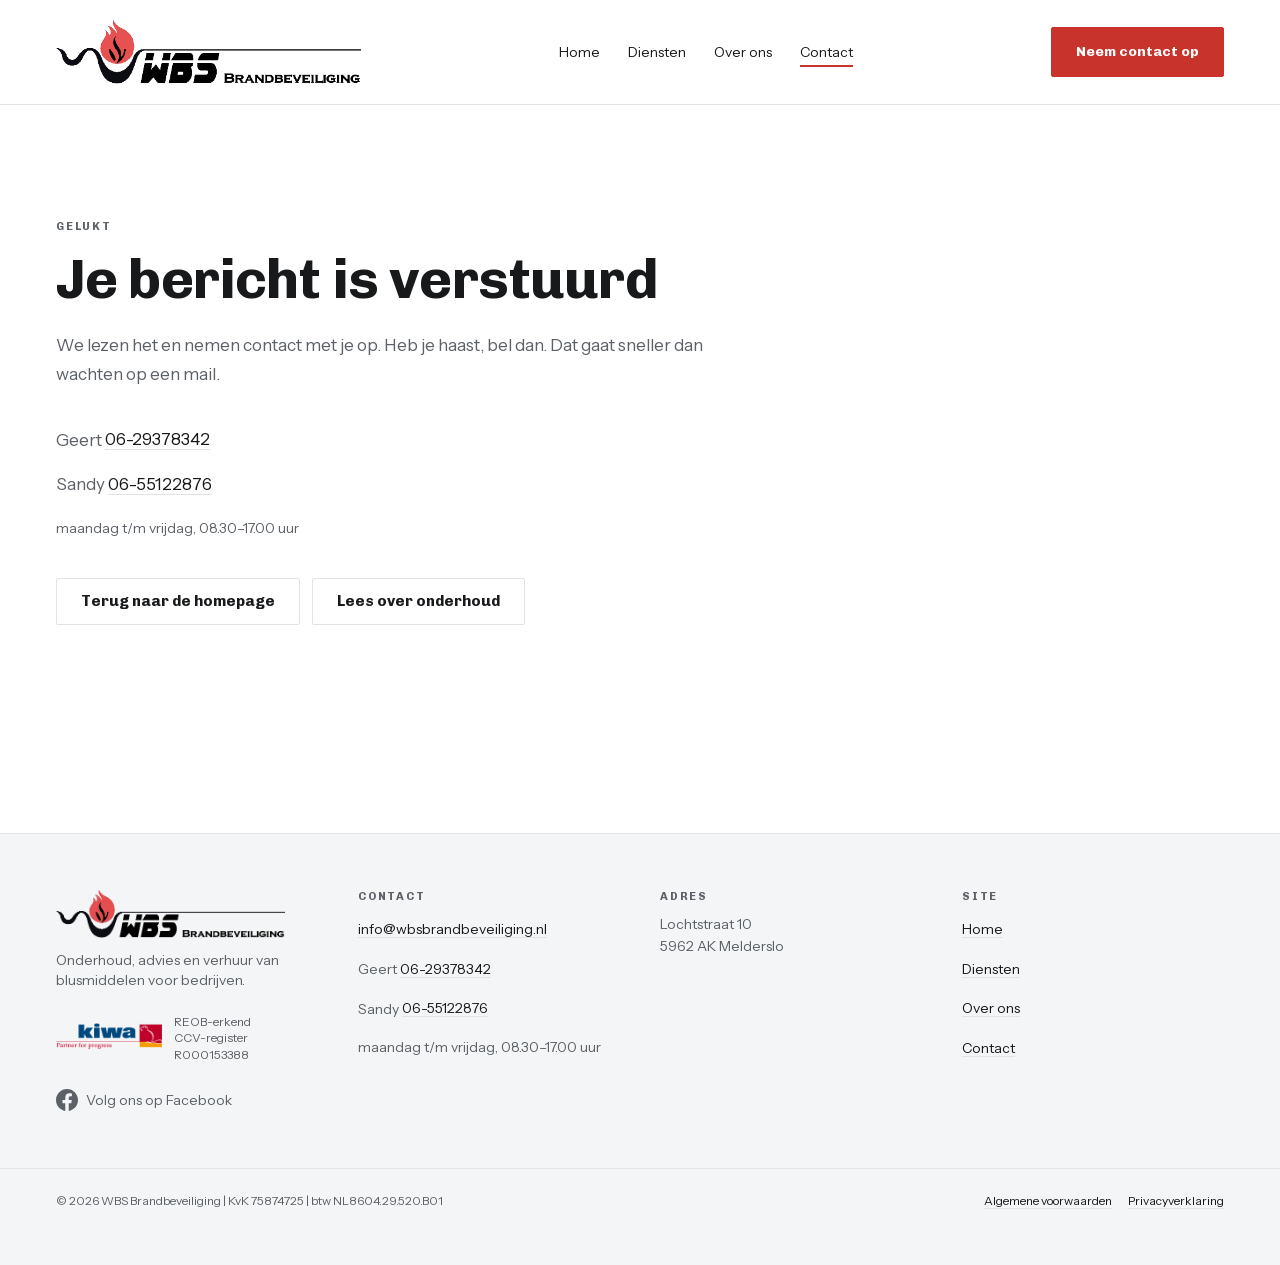
<file: contact/bedankt/index.html>
<!doctype html>
<html lang="nl">
  <head>
    <meta name="robots" content="noindex, nofollow" />
    <meta charset="utf-8" />
    <meta name="viewport" content="width=device-width, initial-scale=1" />

    <title>Bericht verstuurd | WBS Brandbeveiliging</title>
    <meta name="description" content="Je bericht is verstuurd. We nemen contact met je op." />
    <link rel="canonical" href="https://www.wbsbrandbeveiliging.nl/contact/bedankt/" />
    <meta name="robots" content="noindex, follow" />

    <meta property="og:type" content="website" />
    <meta property="og:site_name" content="WBS Brandbeveiliging" />
    <meta property="og:locale" content="nl_NL" />
    <meta property="og:title" content="Bericht verstuurd | WBS Brandbeveiliging" />
    <meta property="og:description" content="Je bericht is verstuurd. We nemen contact met je op." />
    <meta property="og:url" content="https://www.wbsbrandbeveiliging.nl/contact/bedankt/" />
    <meta property="og:image" content="https://www.wbsbrandbeveiliging.nl/assets/images/og-wbs.jpg" />
    <meta name="twitter:card" content="summary_large_image" />
    <meta name="twitter:title" content="Bericht verstuurd | WBS Brandbeveiliging" />
    <meta name="twitter:description" content="Je bericht is verstuurd. We nemen contact met je op." />
    <meta name="twitter:image" content="https://www.wbsbrandbeveiliging.nl/assets/images/og-wbs.jpg" />

    <meta name="theme-color" content="#ffffff" />
    <link rel="icon" href="../../assets/images/favicon.png" type="image/png" sizes="256x256" />
    <link rel="apple-touch-icon" href="../../assets/images/favicon.png" />

    <link
      rel="preload"
      href="../../assets/fonts/chivo-var-latin.woff2"
      as="font"
      type="font/woff2"
      crossorigin
    />
    <link
      rel="preload"
      href="../../assets/fonts/instrument-sans-var-latin.woff2"
      as="font"
      type="font/woff2"
      crossorigin
    />
    <link rel="stylesheet" href="../../assets/css/main.css" />

    
    <script type="application/ld+json">
      {"@context":"https://schema.org","@type":"LocalBusiness","name":"WBS Brandbeveiliging","url":"https://www.wbsbrandbeveiliging.nl","email":"info@wbsbrandbeveiliging.nl","telephone":"+31629378342","address":{"@type":"PostalAddress","streetAddress":"Lochtstraat 10","postalCode":"5962 AK","addressLocality":"Melderslo","addressRegion":"Limburg","addressCountry":"NL"},"geo":{"@type":"GeoCoordinates","latitude":51.4756,"longitude":6.055},"openingHoursSpecification":[{"@type":"OpeningHoursSpecification","dayOfWeek":["Monday","Tuesday","Wednesday","Thursday","Friday"],"opens":"08:30","closes":"17:00"}],"areaServed":"Noord-Limburg","identifier":{"@type":"PropertyValue","name":"KvK","value":"75874725"}}
    </script>
  </head>

  <body>
    <a href="#hoofdinhoud" class="sr-only focus:not-sr-only focus:absolute focus:left-4 focus:top-4 focus:z-50 focus:btn focus:btn-primary">
      Naar de inhoud
    </a>

    
<header class="border-b border-line">
  <div class="wrap flex flex-wrap items-center justify-between gap-x-6 gap-y-3 py-4">
    
    <a href="../../index.html" class="inline-block py-1 no-underline" aria-label="WBS Brandbeveiliging, naar de homepage">
      <img
        src="../../assets/images/logo-wbs.png"
        srcset="../../assets/images/logo-wbs.png 1x, ../../assets/images/logo-wbs@2x.png 2x"
        alt="WBS Brandbeveiliging"
        width="520"
        height="109"
        class="h-12 w-auto sm:h-16"
      />
    </a>

    <nav aria-label="Hoofdnavigatie">
      <ul class="flex flex-wrap items-center gap-x-5 gap-y-1 sm:gap-x-7">
        
          
          <li>
            
            <a
              href="../../index.html"
              class="inline-block py-2 text-sm no-underline transition-colors hover:text-muted"
              
            ><span class="">Home</span></a>
          </li>
        
          
          <li>
            
            <a
              href="../../diensten/index.html"
              class="inline-block py-2 text-sm no-underline transition-colors hover:text-muted"
              
            ><span class="">Diensten</span></a>
          </li>
        
          
          <li>
            
            <a
              href="../../over-ons/index.html"
              class="inline-block py-2 text-sm no-underline transition-colors hover:text-muted"
              
            ><span class="">Over ons</span></a>
          </li>
        
          
          <li>
            
            <a
              href="../../contact/index.html"
              class="inline-block py-2 text-sm no-underline transition-colors hover:text-muted"
              aria-current="page"
            ><span class="border-b-2 border-red pb-1">Contact</span></a>
          </li>
        
      </ul>
    </nav>

    <a href="../../contact/index.html" class="btn btn-primary hidden text-sm sm:inline-flex">
      Neem contact op
    </a>
  </div>
</header>


    <main id="hoofdinhoud">
      
<section class="py-20 sm:py-28">
  <div class="wrap">
    <div class="max-w-2xl">
      <p class="label">Gelukt</p>
      <h1 class="mt-3">Je bericht is verstuurd</h1>
      <div class="prose-block mt-5">
        <p>
          We lezen het en nemen contact met je op. Heb je haast, bel dan. Dat gaat sneller dan wachten op een mail.
        </p>
      </div>

      <ul class="mt-8 space-y-1.5 text-muted">
        
          <li><span class="text-muted">Geert</span> <a href="tel:+31629378342" class="link tap-link">06-29378342</a></li>
        
          <li><span class="text-muted">Sandy</span> <a href="tel:+31655122876" class="link tap-link">06-55122876</a></li>
        
        <li class="pt-2 text-sm">maandag t/m vrijdag, 08.30–17.00 uur</li>
      </ul>

      <div class="mt-10 flex flex-wrap gap-3">
        <a href="../../index.html" class="btn btn-secondary">Terug naar de homepage</a>
        <a href="../../diensten/onderhoud/index.html" class="btn btn-secondary">Lees over onderhoud</a>
      </div>
    </div>
  </div>
</section>

    </main>

    <footer class="mt-24 border-t border-line bg-surface py-14">
  <div class="wrap grid gap-10 sm:grid-cols-2 lg:grid-cols-4">
    <div>
      <img
        src="../../assets/images/logo-wbs.png"
        srcset="../../assets/images/logo-wbs.png 1x, ../../assets/images/logo-wbs@2x.png 2x"
        alt="WBS Brandbeveiliging"
        width="520"
        height="109"
        loading="lazy"
        class="h-12 w-auto"
      />
      <p class="mt-3 text-sm text-muted">
        Onderhoud, advies en verhuur van blusmiddelen voor bedrijven.
      </p>

      
      <div class="mt-6 flex items-center gap-3">
        <img
          src="../../assets/images/kiwa-logo.png"
          alt="Kiwa, de instelling die WBS Brandbeveiliging beoordeelt"
          width="246"
          height="74"
          loading="lazy"
          class="h-8 w-auto"
        />
        <p class="text-xs leading-snug text-muted">
          REOB-erkend<br />CCV-register R000153388
        </p>
      </div>

      
      <a
        href="https://www.facebook.com/112Brandbeveiliging"
        class="mt-5 inline-flex items-center gap-2 text-sm text-muted no-underline transition-colors hover:text-[var(--color-text)] py-1.5"
        rel="noopener"
        target="_blank"
      >
        <svg
          viewBox="0 0 24 24"
          width="22"
          height="22"
          fill="currentColor"
          aria-hidden="true"
          focusable="false"
          class="shrink-0"
        >
          <path d="M24 12.073C24 5.446 18.627 0 12 0S0 5.446 0 12.073c0 5.99 4.388 10.954 10.125 11.854v-8.385H7.078v-3.47h3.047V9.43c0-3.007 1.792-4.669 4.533-4.669 1.312 0 2.686.235 2.686.235v2.953H15.83c-1.491 0-1.956.925-1.956 1.874v2.25h3.328l-.532 3.47h-2.796v8.385C19.612 23.027 24 18.062 24 12.073Z" />
        </svg>
        Volg ons op Facebook
      </a>
    </div>

    <div>
      <h2 class="label">Contact</h2>
      <ul class="mt-3 space-y-2.5 text-sm text-muted">
        <li><a href="mailto:info@wbsbrandbeveiliging.nl" class="link tap-link">info@wbsbrandbeveiliging.nl</a></li>
        
          <li><span class="text-muted">Geert</span> <a href="tel:+31629378342" class="link tap-link">06-29378342</a></li>
        
          <li><span class="text-muted">Sandy</span> <a href="tel:+31655122876" class="link tap-link">06-55122876</a></li>
        
        <li class="pt-1">maandag t/m vrijdag, 08.30–17.00 uur</li>
      </ul>
    </div>

    <div>
      <h2 class="label">Adres</h2>
      <address class="mt-3 space-y-0.5 text-sm not-italic text-muted">
        
          <p>Lochtstraat 10</p>
          <p>5962 AK Melderslo</p>
        
      </address>
    </div>

    <div>
      <h2 class="label">Site</h2>
      <ul class="mt-3 space-y-2.5 text-sm text-muted">
        
          <li><a href="../../index.html" class="link">Home</a></li>
        
          <li><a href="../../diensten/index.html" class="link">Diensten</a></li>
        
          <li><a href="../../over-ons/index.html" class="link">Over ons</a></li>
        
          <li><a href="../../contact/index.html" class="link">Contact</a></li>
        
      </ul>
    </div>
  </div>

  
  <div class="wrap mt-12 border-t border-line pt-6">
    <div class="flex flex-col gap-2 text-xs text-muted sm:flex-row sm:items-center sm:justify-between">
      <p>
        © 2026 WBS Brandbeveiliging | KvK 75874725 | btw NL8604.29.520.B01
      </p>
      <p class="flex flex-wrap gap-x-4 gap-y-1">
        <a href="../../algemene-voorwaarden/index.html" class="link">Algemene voorwaarden</a>
        <a href="../../privacyverklaring/index.html" class="link">Privacyverklaring</a>
      </p>
    </div>
  </div>
</footer>

  
    
    
  </body>
</html>
</file>
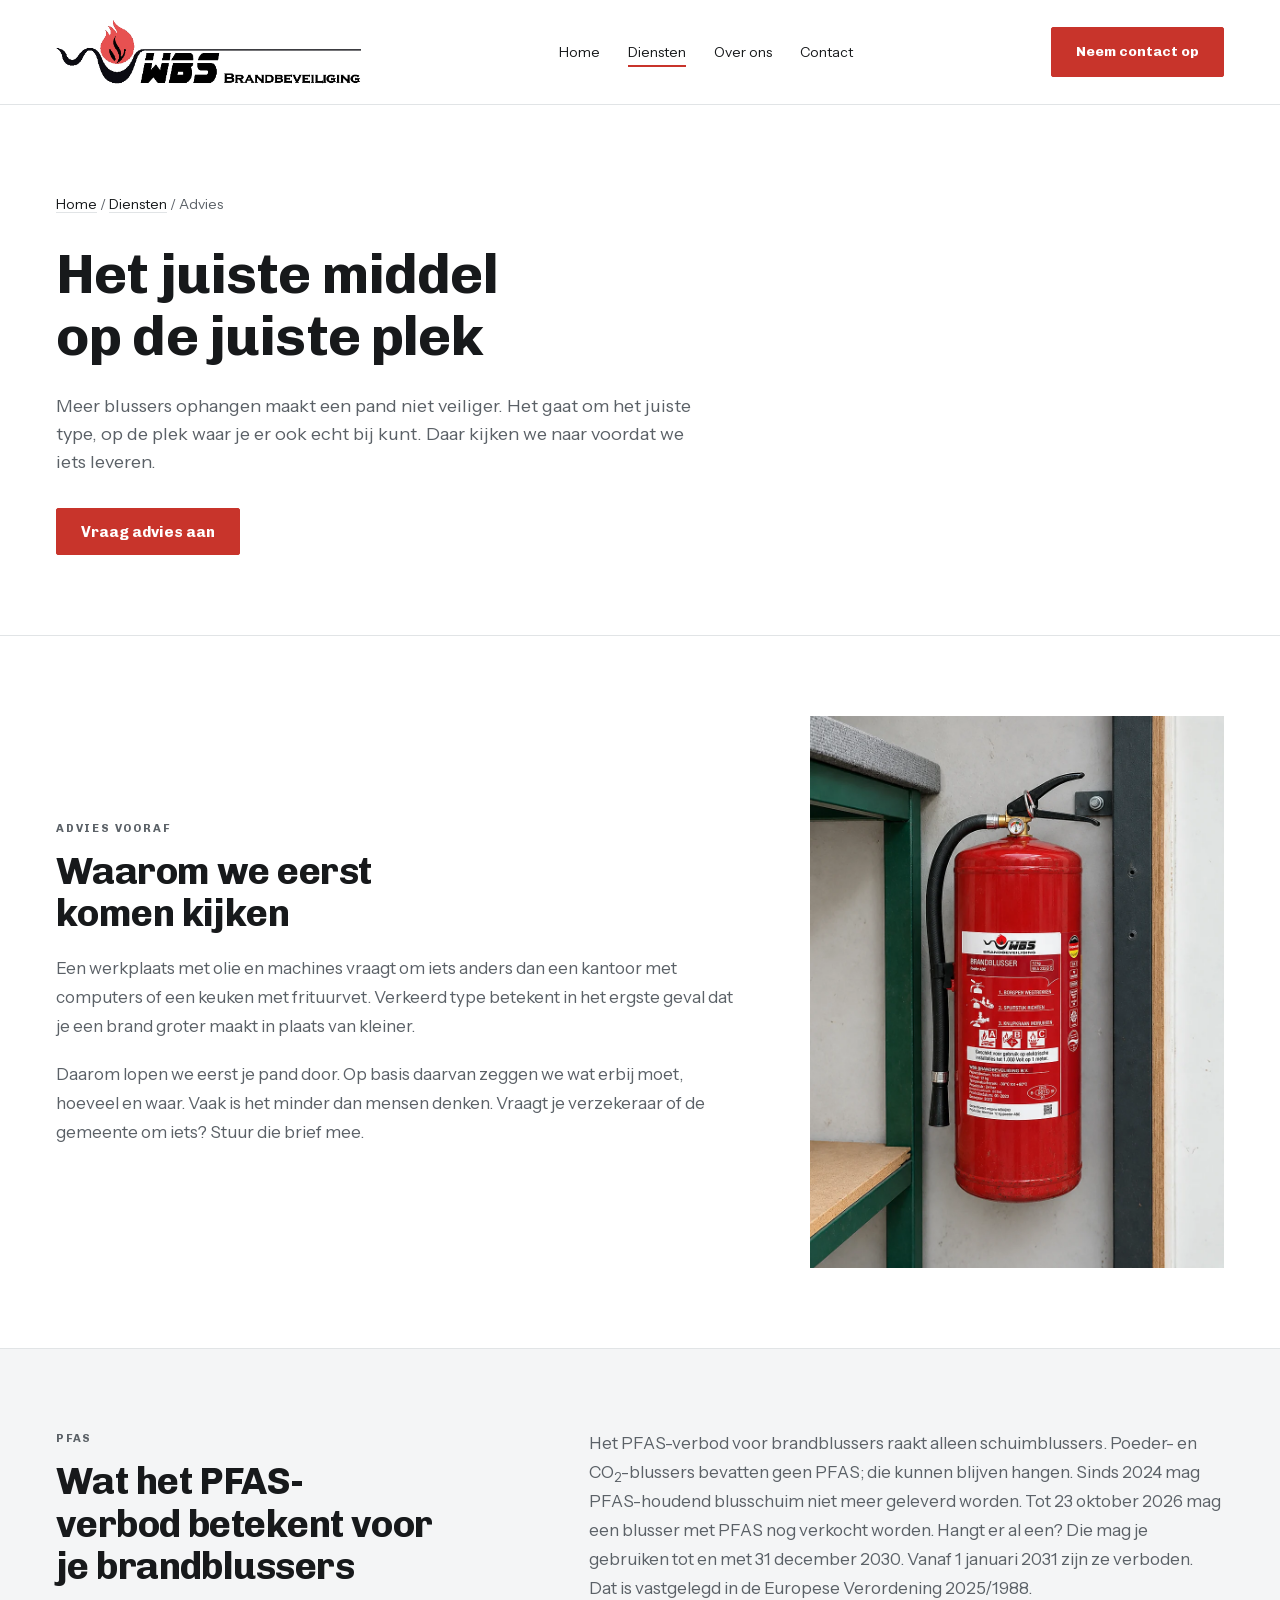
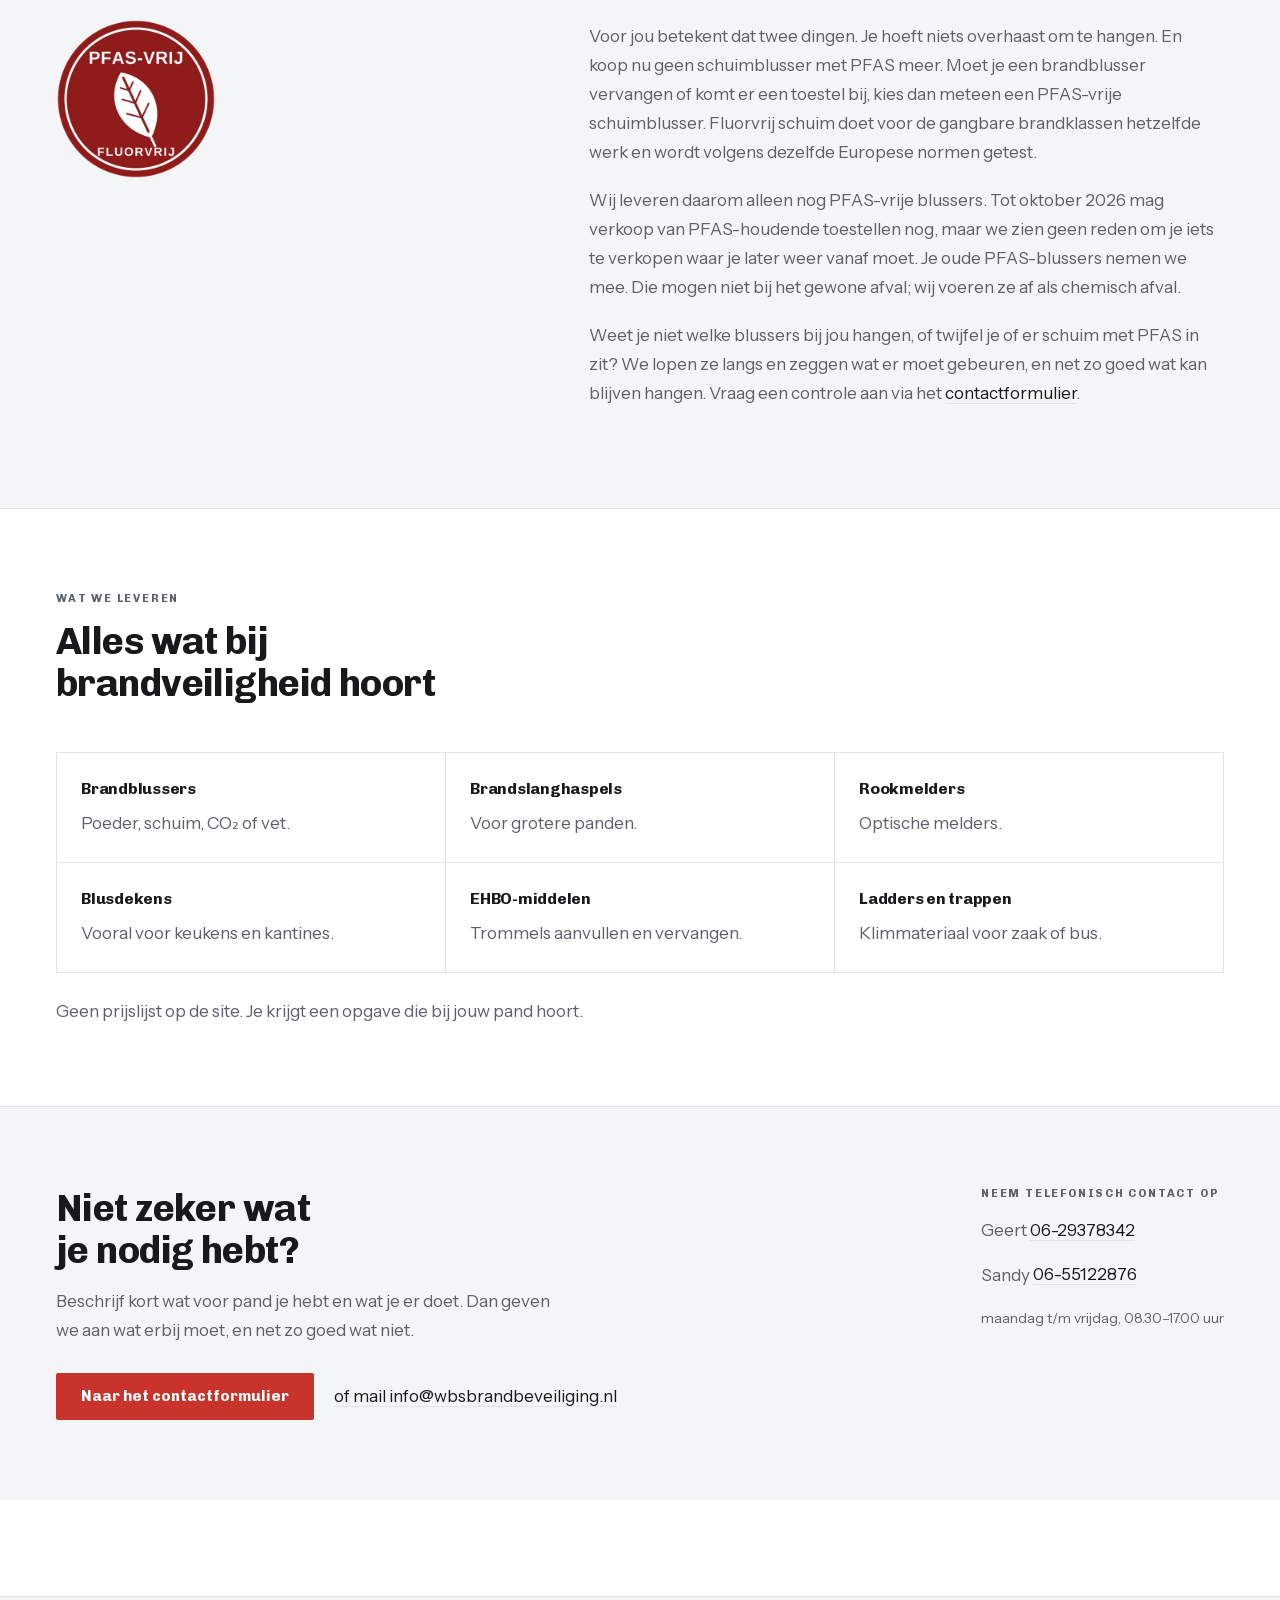
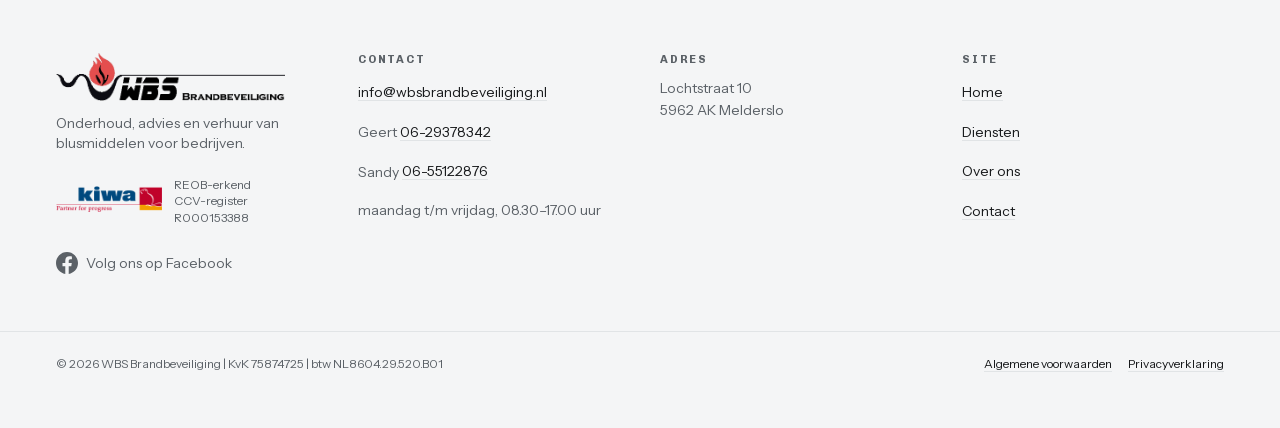
<file: diensten/advies/index.html>
<!doctype html>
<html lang="nl">
  <head>
    <meta name="robots" content="noindex, nofollow" />
    <meta charset="utf-8" />
    <meta name="viewport" content="width=device-width, initial-scale=1" />

    <title>Advies over blusmiddelen | WBS Brandbeveiliging</title>
    <meta name="description" content="Wat het PFAS-verbod betekent voor je brandblussers, en advies over welke blusmiddelen je pand echt nodig heeft." />
    <link rel="canonical" href="https://www.wbsbrandbeveiliging.nl/diensten/advies/" />
    

    <meta property="og:type" content="website" />
    <meta property="og:site_name" content="WBS Brandbeveiliging" />
    <meta property="og:locale" content="nl_NL" />
    <meta property="og:title" content="Advies over blusmiddelen | WBS Brandbeveiliging" />
    <meta property="og:description" content="Wat het PFAS-verbod betekent voor je brandblussers, en advies over welke blusmiddelen je pand echt nodig heeft." />
    <meta property="og:url" content="https://www.wbsbrandbeveiliging.nl/diensten/advies/" />
    <meta property="og:image" content="https://www.wbsbrandbeveiliging.nl/assets/images/og-wbs.jpg" />
    <meta name="twitter:card" content="summary_large_image" />
    <meta name="twitter:title" content="Advies over blusmiddelen | WBS Brandbeveiliging" />
    <meta name="twitter:description" content="Wat het PFAS-verbod betekent voor je brandblussers, en advies over welke blusmiddelen je pand echt nodig heeft." />
    <meta name="twitter:image" content="https://www.wbsbrandbeveiliging.nl/assets/images/og-wbs.jpg" />

    <meta name="theme-color" content="#ffffff" />
    <link rel="icon" href="../../assets/images/favicon.png" type="image/png" sizes="256x256" />
    <link rel="apple-touch-icon" href="../../assets/images/favicon.png" />

    <link
      rel="preload"
      href="../../assets/fonts/chivo-var-latin.woff2"
      as="font"
      type="font/woff2"
      crossorigin
    />
    <link
      rel="preload"
      href="../../assets/fonts/instrument-sans-var-latin.woff2"
      as="font"
      type="font/woff2"
      crossorigin
    />
    <link rel="stylesheet" href="../../assets/css/main.css" />

    
    <script type="application/ld+json">
      {"@context":"https://schema.org","@type":"LocalBusiness","name":"WBS Brandbeveiliging","url":"https://www.wbsbrandbeveiliging.nl","email":"info@wbsbrandbeveiliging.nl","telephone":"+31629378342","address":{"@type":"PostalAddress","streetAddress":"Lochtstraat 10","postalCode":"5962 AK","addressLocality":"Melderslo","addressRegion":"Limburg","addressCountry":"NL"},"geo":{"@type":"GeoCoordinates","latitude":51.4756,"longitude":6.055},"openingHoursSpecification":[{"@type":"OpeningHoursSpecification","dayOfWeek":["Monday","Tuesday","Wednesday","Thursday","Friday"],"opens":"08:30","closes":"17:00"}],"areaServed":"Noord-Limburg","identifier":{"@type":"PropertyValue","name":"KvK","value":"75874725"}}
    </script>
  </head>

  <body>
    <a href="#hoofdinhoud" class="sr-only focus:not-sr-only focus:absolute focus:left-4 focus:top-4 focus:z-50 focus:btn focus:btn-primary">
      Naar de inhoud
    </a>

    
<header class="border-b border-line">
  <div class="wrap flex flex-wrap items-center justify-between gap-x-6 gap-y-3 py-4">
    
    <a href="../../index.html" class="inline-block py-1 no-underline" aria-label="WBS Brandbeveiliging, naar de homepage">
      <img
        src="../../assets/images/logo-wbs.png"
        srcset="../../assets/images/logo-wbs.png 1x, ../../assets/images/logo-wbs@2x.png 2x"
        alt="WBS Brandbeveiliging"
        width="520"
        height="109"
        class="h-12 w-auto sm:h-16"
      />
    </a>

    <nav aria-label="Hoofdnavigatie">
      <ul class="flex flex-wrap items-center gap-x-5 gap-y-1 sm:gap-x-7">
        
          
          <li>
            
            <a
              href="../../index.html"
              class="inline-block py-2 text-sm no-underline transition-colors hover:text-muted"
              
            ><span class="">Home</span></a>
          </li>
        
          
          <li>
            
            <a
              href="../../diensten/index.html"
              class="inline-block py-2 text-sm no-underline transition-colors hover:text-muted"
              aria-current="page"
            ><span class="border-b-2 border-red pb-1">Diensten</span></a>
          </li>
        
          
          <li>
            
            <a
              href="../../over-ons/index.html"
              class="inline-block py-2 text-sm no-underline transition-colors hover:text-muted"
              
            ><span class="">Over ons</span></a>
          </li>
        
          
          <li>
            
            <a
              href="../../contact/index.html"
              class="inline-block py-2 text-sm no-underline transition-colors hover:text-muted"
              
            ><span class="">Contact</span></a>
          </li>
        
      </ul>
    </nav>

    <a href="../../contact/index.html" class="btn btn-primary hidden text-sm sm:inline-flex">
      Neem contact op
    </a>
  </div>
</header>


    <main id="hoofdinhoud">
      
<section class="border-b border-line py-16 sm:py-20">
  <div class="wrap">
    <nav aria-label="Kruimelpad" class="text-sm text-muted">
      <a href="../../index.html" class="link tap-link">Home</a> <span aria-hidden="true">/</span>
      <a href="../../diensten/index.html" class="link tap-link">Diensten</a> <span aria-hidden="true">/</span> Advies
    </nav>
    <h1 class="mt-5 max-w-[20ch]">Het juiste middel op de juiste plek</h1>
    <p class="mt-6 max-w-[54ch] text-lg text-muted">
      Meer blussers ophangen maakt een pand niet veiliger. Het gaat om het juiste type, op
      de plek waar je er ook echt bij kunt. Daar kijken we naar voordat we iets leveren.
    </p>
    <div class="mt-8">
      <a href="../../contact/index.html" class="btn btn-primary">Vraag advies aan</a>
    </div>
  </div>
</section>


<section class="py-16 sm:py-20" aria-labelledby="advies-kop">
  
  <div class="wrap grid items-center gap-10 lg:grid-cols-[1.25fr_0.75fr] lg:gap-16">
    <div>
      <p class="label">Advies vooraf</p>
      <h2 id="advies-kop" class="mt-3 max-w-[18ch]">Waarom we eerst komen kijken</h2>
      <div class="prose-block mt-5">
        <p>
          Een werkplaats met olie en machines vraagt om iets anders dan een kantoor met
          computers of een keuken met frituurvet. Verkeerd type betekent in het ergste
          geval dat je een brand groter maakt in plaats van kleiner.
        </p>
        <p>
          Daarom lopen we eerst je pand door. Op basis daarvan zeggen we wat erbij moet,
          hoeveel en waar. Vaak is het minder dan mensen denken. Vraagt je verzekeraar of
          de gemeente om iets? Stuur die brief mee.
        </p>
      </div>
    </div>

    
    <img
      src="../../assets/images/blusser-aan-de-muur.webp"
      alt="Brandblusser aan de muur naast een stelling, zichtbaar en bereikbaar"
      width="900"
      height="1200"
      loading="lazy"
      class="mx-auto w-full max-w-[18rem] lg:max-w-none"
    />
  </div>
</section>


<section class="border-y border-line bg-surface py-16 sm:py-20" aria-labelledby="pfas-kop">
  <div class="wrap grid gap-8 lg:grid-cols-[0.85fr_1.15fr] lg:gap-16">
    <div>
      <p class="label">PFAS</p>
      <h2 id="pfas-kop" class="mt-3 max-w-[18ch]">Wat het PFAS-verbod betekent voor je brandblussers</h2>

      
      <img
        src="../../assets/images/pfas-vrij.webp"
        alt="PFAS-vrij en fluorvrij"
        width="400"
        height="400"
        loading="lazy"
        class="mt-8 w-32 sm:w-40"
      />
    </div>
    <div class="prose-block">
        <p>
          Het PFAS-verbod voor brandblussers raakt alleen schuimblussers. Poeder- en
          CO<sub>2</sub>-blussers bevatten geen PFAS; die kunnen blijven hangen. Sinds
          2024 mag PFAS-houdend blusschuim niet meer geleverd worden. Tot 23 oktober 2026
          mag een blusser met PFAS nog verkocht worden. Hangt er al een? Die mag je
          gebruiken tot en met 31 december 2030. Vanaf 1 januari 2031 zijn ze verboden. Dat is vastgelegd in de Europese Verordening 2025/1988.
        </p>
        <p>
          Voor jou betekent dat twee dingen. Je hoeft niets overhaast om te hangen. En koop
          nu geen schuimblusser met PFAS meer. Moet je
          een brandblusser vervangen of komt er een toestel bij, kies dan meteen een
          PFAS-vrije schuimblusser. Fluorvrij schuim doet voor de gangbare brandklassen
          hetzelfde werk en wordt volgens dezelfde Europese normen getest.
        </p>
        <p>
          Wij leveren daarom alleen nog PFAS-vrije blussers. Tot oktober 2026 mag verkoop
          van PFAS-houdende toestellen nog, maar we zien geen reden om je iets te verkopen
          waar je later weer vanaf moet. Je oude PFAS-blussers nemen we mee. Die mogen niet
          bij het gewone afval; wij voeren ze af als chemisch afval.
        </p>
        <p>
          Weet je niet welke blussers bij jou hangen, of twijfel je of er schuim met PFAS
          in zit? We lopen ze langs en zeggen wat er moet gebeuren, en net zo goed wat kan
          blijven hangen. Vraag een controle aan via het
          <a href="../../contact/index.html">contactformulier</a>.
        </p>
      </div>
    </div>
  </div>
</section>


<section class="py-16 sm:py-20" aria-labelledby="levering-kop">
  <div class="wrap">
    <p class="label">Wat we leveren</p>
    <h2 id="levering-kop" class="mt-3 max-w-[22ch]">Alles wat bij brandveiligheid hoort</h2>
    <ul class="mt-12 grid gap-px border border-line bg-line sm:grid-cols-2 lg:grid-cols-3">
      <li class="bg-ink p-6">
        <h3 class="text-base">Brandblussers</h3>
        <p class="mt-2 text-muted">Poeder, schuim, CO₂ of vet.</p>
      </li>
      <li class="bg-ink p-6">
        <h3 class="text-base">Brandslanghaspels</h3>
        <p class="mt-2 text-muted">Voor grotere panden.</p>
      </li>
      <li class="bg-ink p-6">
        <h3 class="text-base">Rookmelders</h3>
        <p class="mt-2 text-muted">Optische melders.</p>
      </li>
      <li class="bg-ink p-6">
        <h3 class="text-base">Blusdekens</h3>
        <p class="mt-2 text-muted">Vooral voor keukens en kantines.</p>
      </li>
      <li class="bg-ink p-6">
        <h3 class="text-base">EHBO-middelen</h3>
        <p class="mt-2 text-muted">Trommels aanvullen en vervangen.</p>
      </li>
      <li class="bg-ink p-6">
        <h3 class="text-base">Ladders en trappen</h3>
        <p class="mt-2 text-muted">Klimmateriaal voor zaak of bus.</p>
      </li>
    </ul>
    <p class="mt-6 max-w-[62ch] text-muted">Geen prijslijst op de site. Je krijgt een opgave die bij jouw pand hoort.</p>
  </div>
</section>




<section class="border-t border-line bg-surface py-16 sm:py-20" aria-labelledby="cta-kop">
  <div class="wrap grid gap-10 md:grid-cols-2">
    <div>
      <h2 id="cta-kop" class="max-w-[18ch]">Niet zeker wat je nodig hebt?</h2>
      <p class="mt-4 max-w-[46ch] text-muted">
        Beschrijf kort wat voor pand je hebt en wat je er doet. Dan geven we aan wat erbij moet, en net zo goed wat niet.
      </p>
      <div class="mt-7 flex flex-wrap items-center gap-x-5 gap-y-3">
        <a href="../../contact/index.html" class="btn btn-primary">Naar het contactformulier</a>
        <a href="mailto:info@wbsbrandbeveiliging.nl" class="link tap-link">of mail info@wbsbrandbeveiliging.nl</a>
      </div>
    </div>

    <div class="md:justify-self-end">
      <h3 class="label">Neem telefonisch contact op</h3>
      <ul class="mt-3 space-y-1.5 text-muted">
        
          <li><span class="text-muted">Geert</span> <a href="tel:+31629378342" class="link tap-link">06-29378342</a></li>
        
          <li><span class="text-muted">Sandy</span> <a href="tel:+31655122876" class="link tap-link">06-55122876</a></li>
        
        <li class="pt-2 text-sm">maandag t/m vrijdag, 08.30–17.00 uur</li>
      </ul>
    </div>
  </div>
</section>


<script type="application/ld+json">
  {"@context":"https://schema.org","@type":"Service","name":"Advies over blusmiddelen","serviceType":"Levering en advies blusmiddelen","description":"Advies over benodigde blusmiddelen en levering van PFAS-vrije blussers, haspels, rookmelders, blusdekens, EHBO-middelen en ladders.","provider":{"@type":"Organization","name":"WBS Brandbeveiliging","url":"https://www.wbsbrandbeveiliging.nl"},"areaServed":"NL","url":"https://www.wbsbrandbeveiliging.nl/diensten/advies/"}
</script>
<script type="application/ld+json">
  {"@context":"https://schema.org","@type":"BreadcrumbList","itemListElement":[{"@type":"ListItem","position":1,"name":"Home","item":"https://www.wbsbrandbeveiliging.nl"},{"@type":"ListItem","position":2,"name":"Diensten","item":"https://www.wbsbrandbeveiliging.nl/diensten/"},{"@type":"ListItem","position":3,"name":"Advies","item":"https://www.wbsbrandbeveiliging.nl/diensten/advies/"}]}
</script>

    </main>

    <footer class="mt-24 border-t border-line bg-surface py-14">
  <div class="wrap grid gap-10 sm:grid-cols-2 lg:grid-cols-4">
    <div>
      <img
        src="../../assets/images/logo-wbs.png"
        srcset="../../assets/images/logo-wbs.png 1x, ../../assets/images/logo-wbs@2x.png 2x"
        alt="WBS Brandbeveiliging"
        width="520"
        height="109"
        loading="lazy"
        class="h-12 w-auto"
      />
      <p class="mt-3 text-sm text-muted">
        Onderhoud, advies en verhuur van blusmiddelen voor bedrijven.
      </p>

      
      <div class="mt-6 flex items-center gap-3">
        <img
          src="../../assets/images/kiwa-logo.png"
          alt="Kiwa, de instelling die WBS Brandbeveiliging beoordeelt"
          width="246"
          height="74"
          loading="lazy"
          class="h-8 w-auto"
        />
        <p class="text-xs leading-snug text-muted">
          REOB-erkend<br />CCV-register R000153388
        </p>
      </div>

      
      <a
        href="https://www.facebook.com/112Brandbeveiliging"
        class="mt-5 inline-flex items-center gap-2 text-sm text-muted no-underline transition-colors hover:text-[var(--color-text)] py-1.5"
        rel="noopener"
        target="_blank"
      >
        <svg
          viewBox="0 0 24 24"
          width="22"
          height="22"
          fill="currentColor"
          aria-hidden="true"
          focusable="false"
          class="shrink-0"
        >
          <path d="M24 12.073C24 5.446 18.627 0 12 0S0 5.446 0 12.073c0 5.99 4.388 10.954 10.125 11.854v-8.385H7.078v-3.47h3.047V9.43c0-3.007 1.792-4.669 4.533-4.669 1.312 0 2.686.235 2.686.235v2.953H15.83c-1.491 0-1.956.925-1.956 1.874v2.25h3.328l-.532 3.47h-2.796v8.385C19.612 23.027 24 18.062 24 12.073Z" />
        </svg>
        Volg ons op Facebook
      </a>
    </div>

    <div>
      <h2 class="label">Contact</h2>
      <ul class="mt-3 space-y-2.5 text-sm text-muted">
        <li><a href="mailto:info@wbsbrandbeveiliging.nl" class="link tap-link">info@wbsbrandbeveiliging.nl</a></li>
        
          <li><span class="text-muted">Geert</span> <a href="tel:+31629378342" class="link tap-link">06-29378342</a></li>
        
          <li><span class="text-muted">Sandy</span> <a href="tel:+31655122876" class="link tap-link">06-55122876</a></li>
        
        <li class="pt-1">maandag t/m vrijdag, 08.30–17.00 uur</li>
      </ul>
    </div>

    <div>
      <h2 class="label">Adres</h2>
      <address class="mt-3 space-y-0.5 text-sm not-italic text-muted">
        
          <p>Lochtstraat 10</p>
          <p>5962 AK Melderslo</p>
        
      </address>
    </div>

    <div>
      <h2 class="label">Site</h2>
      <ul class="mt-3 space-y-2.5 text-sm text-muted">
        
          <li><a href="../../index.html" class="link">Home</a></li>
        
          <li><a href="../../diensten/index.html" class="link">Diensten</a></li>
        
          <li><a href="../../over-ons/index.html" class="link">Over ons</a></li>
        
          <li><a href="../../contact/index.html" class="link">Contact</a></li>
        
      </ul>
    </div>
  </div>

  
  <div class="wrap mt-12 border-t border-line pt-6">
    <div class="flex flex-col gap-2 text-xs text-muted sm:flex-row sm:items-center sm:justify-between">
      <p>
        © 2026 WBS Brandbeveiliging | KvK 75874725 | btw NL8604.29.520.B01
      </p>
      <p class="flex flex-wrap gap-x-4 gap-y-1">
        <a href="../../algemene-voorwaarden/index.html" class="link">Algemene voorwaarden</a>
        <a href="../../privacyverklaring/index.html" class="link">Privacyverklaring</a>
      </p>
    </div>
  </div>
</footer>

  
    
    
  </body>
</html>
</file>
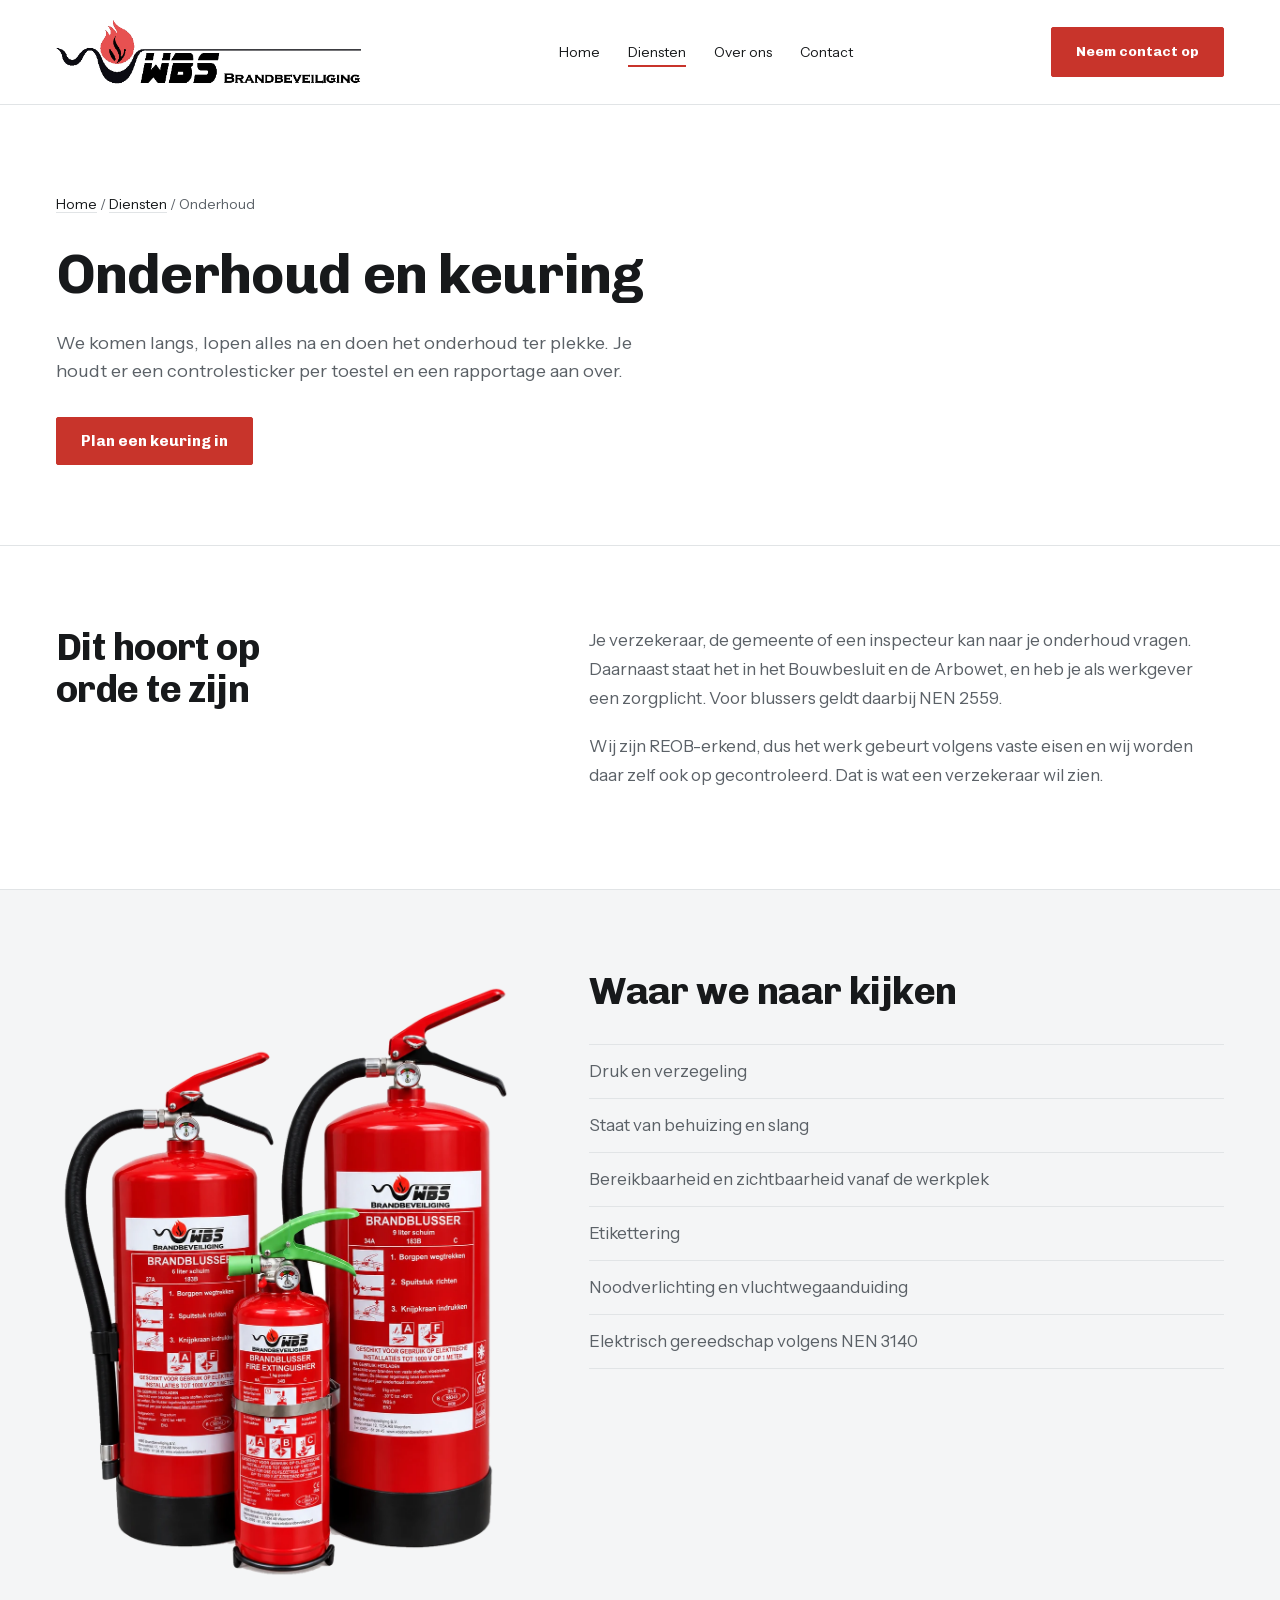
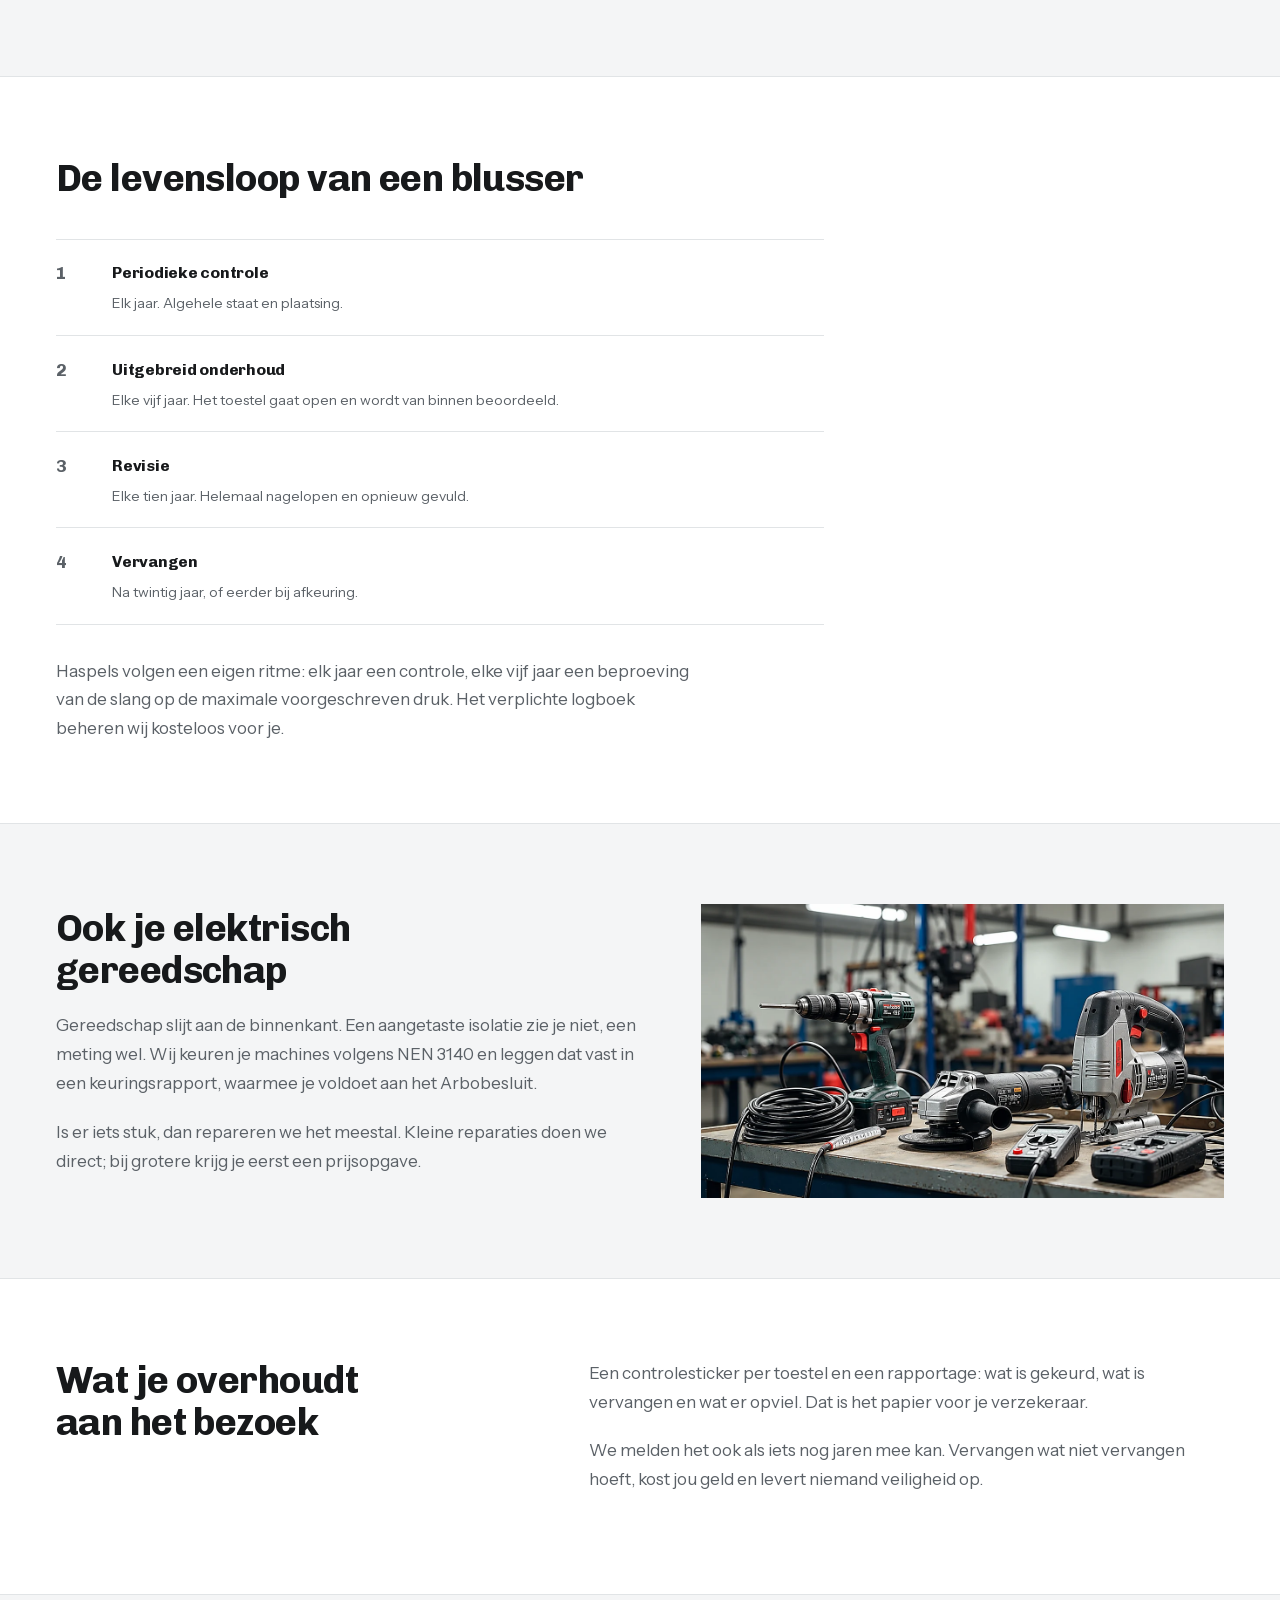
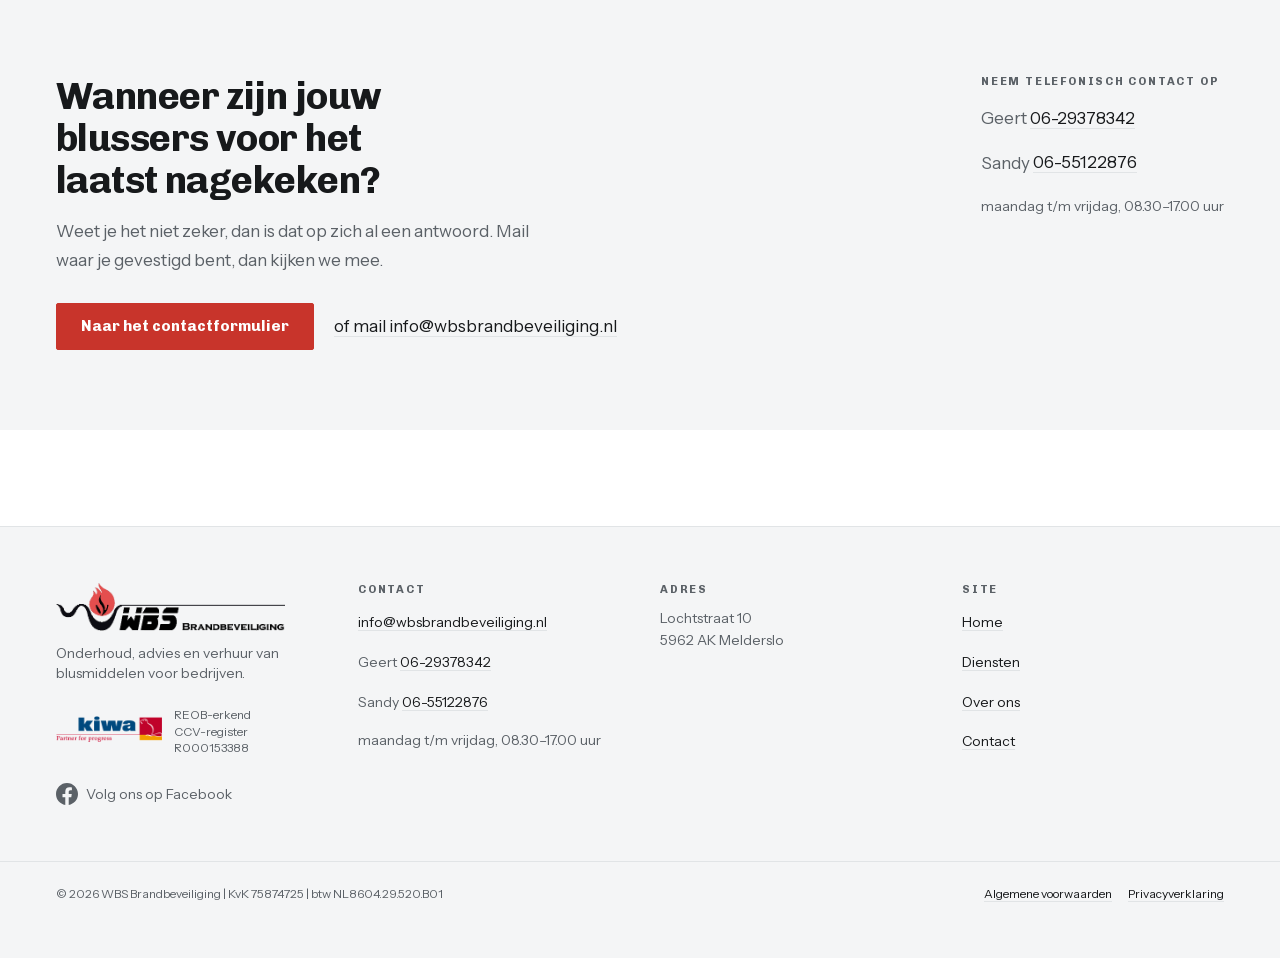
<file: diensten/onderhoud/index.html>
<!doctype html>
<html lang="nl">
  <head>
    <meta name="robots" content="noindex, nofollow" />
    <meta charset="utf-8" />
    <meta name="viewport" content="width=device-width, initial-scale=1" />

    <title>Onderhoud en keuring brandblussers | WBS Brandbeveiliging</title>
    <meta name="description" content="Periodiek onderhoud en keuring van brandblussers, haspels en elektrisch gereedschap bij jou op locatie. REOB-erkend, met rapportage en controlesticker." />
    <link rel="canonical" href="https://www.wbsbrandbeveiliging.nl/diensten/onderhoud/" />
    

    <meta property="og:type" content="website" />
    <meta property="og:site_name" content="WBS Brandbeveiliging" />
    <meta property="og:locale" content="nl_NL" />
    <meta property="og:title" content="Onderhoud en keuring brandblussers | WBS Brandbeveiliging" />
    <meta property="og:description" content="Periodiek onderhoud en keuring van brandblussers, haspels en elektrisch gereedschap bij jou op locatie. REOB-erkend, met rapportage en controlesticker." />
    <meta property="og:url" content="https://www.wbsbrandbeveiliging.nl/diensten/onderhoud/" />
    <meta property="og:image" content="https://www.wbsbrandbeveiliging.nl/assets/images/og-wbs.jpg" />
    <meta name="twitter:card" content="summary_large_image" />
    <meta name="twitter:title" content="Onderhoud en keuring brandblussers | WBS Brandbeveiliging" />
    <meta name="twitter:description" content="Periodiek onderhoud en keuring van brandblussers, haspels en elektrisch gereedschap bij jou op locatie. REOB-erkend, met rapportage en controlesticker." />
    <meta name="twitter:image" content="https://www.wbsbrandbeveiliging.nl/assets/images/og-wbs.jpg" />

    <meta name="theme-color" content="#ffffff" />
    <link rel="icon" href="../../assets/images/favicon.png" type="image/png" sizes="256x256" />
    <link rel="apple-touch-icon" href="../../assets/images/favicon.png" />

    <link
      rel="preload"
      href="../../assets/fonts/chivo-var-latin.woff2"
      as="font"
      type="font/woff2"
      crossorigin
    />
    <link
      rel="preload"
      href="../../assets/fonts/instrument-sans-var-latin.woff2"
      as="font"
      type="font/woff2"
      crossorigin
    />
    <link rel="stylesheet" href="../../assets/css/main.css" />

    
    <script type="application/ld+json">
      {"@context":"https://schema.org","@type":"LocalBusiness","name":"WBS Brandbeveiliging","url":"https://www.wbsbrandbeveiliging.nl","email":"info@wbsbrandbeveiliging.nl","telephone":"+31629378342","address":{"@type":"PostalAddress","streetAddress":"Lochtstraat 10","postalCode":"5962 AK","addressLocality":"Melderslo","addressRegion":"Limburg","addressCountry":"NL"},"geo":{"@type":"GeoCoordinates","latitude":51.4756,"longitude":6.055},"openingHoursSpecification":[{"@type":"OpeningHoursSpecification","dayOfWeek":["Monday","Tuesday","Wednesday","Thursday","Friday"],"opens":"08:30","closes":"17:00"}],"areaServed":"Noord-Limburg","identifier":{"@type":"PropertyValue","name":"KvK","value":"75874725"}}
    </script>
  </head>

  <body>
    <a href="#hoofdinhoud" class="sr-only focus:not-sr-only focus:absolute focus:left-4 focus:top-4 focus:z-50 focus:btn focus:btn-primary">
      Naar de inhoud
    </a>

    
<header class="border-b border-line">
  <div class="wrap flex flex-wrap items-center justify-between gap-x-6 gap-y-3 py-4">
    
    <a href="../../index.html" class="inline-block py-1 no-underline" aria-label="WBS Brandbeveiliging, naar de homepage">
      <img
        src="../../assets/images/logo-wbs.png"
        srcset="../../assets/images/logo-wbs.png 1x, ../../assets/images/logo-wbs@2x.png 2x"
        alt="WBS Brandbeveiliging"
        width="520"
        height="109"
        class="h-12 w-auto sm:h-16"
      />
    </a>

    <nav aria-label="Hoofdnavigatie">
      <ul class="flex flex-wrap items-center gap-x-5 gap-y-1 sm:gap-x-7">
        
          
          <li>
            
            <a
              href="../../index.html"
              class="inline-block py-2 text-sm no-underline transition-colors hover:text-muted"
              
            ><span class="">Home</span></a>
          </li>
        
          
          <li>
            
            <a
              href="../../diensten/index.html"
              class="inline-block py-2 text-sm no-underline transition-colors hover:text-muted"
              aria-current="page"
            ><span class="border-b-2 border-red pb-1">Diensten</span></a>
          </li>
        
          
          <li>
            
            <a
              href="../../over-ons/index.html"
              class="inline-block py-2 text-sm no-underline transition-colors hover:text-muted"
              
            ><span class="">Over ons</span></a>
          </li>
        
          
          <li>
            
            <a
              href="../../contact/index.html"
              class="inline-block py-2 text-sm no-underline transition-colors hover:text-muted"
              
            ><span class="">Contact</span></a>
          </li>
        
      </ul>
    </nav>

    <a href="../../contact/index.html" class="btn btn-primary hidden text-sm sm:inline-flex">
      Neem contact op
    </a>
  </div>
</header>


    <main id="hoofdinhoud">
      
<section class="border-b border-line py-16 sm:py-20">
  <div class="wrap">
    <nav aria-label="Kruimelpad" class="text-sm text-muted">
      <a href="../../index.html" class="link tap-link">Home</a> <span aria-hidden="true">/</span>
      <a href="../../diensten/index.html" class="link tap-link">Diensten</a> <span aria-hidden="true">/</span> Onderhoud
    </nav>
    <h1 class="mt-5 max-w-[20ch]">Onderhoud en keuring</h1>
    <p class="mt-6 max-w-[50ch] text-lg text-muted">
      We komen langs, lopen alles na en doen het onderhoud ter plekke. Je houdt er een
      controlesticker per toestel en een rapportage aan over.
    </p>
    <div class="mt-8">
      <a href="../../contact/index.html" class="btn btn-primary">Plan een keuring in</a>
    </div>
  </div>
</section>


<section class="py-16 sm:py-20" aria-labelledby="waarom-kop">
  <div class="wrap grid gap-8 lg:grid-cols-[0.85fr_1.15fr] lg:gap-16">
    <h2 id="waarom-kop" class="max-w-[16ch]">Dit hoort op orde te zijn</h2>
    <div class="prose-block">
      <p>
        Je verzekeraar, de gemeente of een inspecteur kan naar je onderhoud vragen. Daarnaast staat
        het in het Bouwbesluit en de Arbowet, en heb je als werkgever een zorgplicht. Voor
        blussers geldt daarbij NEN 2559.
      </p>
      <p>
        Wij zijn REOB-erkend, dus het werk gebeurt volgens vaste eisen en wij worden daar
        zelf ook op gecontroleerd. Dat is wat een verzekeraar wil zien.
      </p>
    </div>
  </div>
</section>


<section class="border-y border-line bg-surface py-16 sm:py-20" aria-labelledby="controle-kop">
  
  <div class="wrap grid items-start gap-10 lg:grid-cols-[0.85fr_1.15fr] lg:gap-16">
    <img
      src="../../assets/images/blussers-drie.webp"
      alt="Drie brandblussers van WBS Brandbeveiliging: 6 liter schuim, 1 kg poeder en 9 liter schuim"
      width="1000"
      height="1333"
      loading="lazy"
      class="w-full"
    />

    <div>
    <h2 id="controle-kop" class="max-w-[22ch]">Waar we naar kijken</h2>

    
    <ul class="mt-8 border-t border-line text-muted">
      <li class="border-b border-line py-3">Druk en verzegeling</li>
      <li class="border-b border-line py-3">Staat van behuizing en slang</li>
      <li class="border-b border-line py-3">Bereikbaarheid en zichtbaarheid vanaf de werkplek</li>
      <li class="border-b border-line py-3">Etikettering</li>
      <li class="border-b border-line py-3">Noodverlichting en vluchtwegaanduiding</li>
      <li class="border-b border-line py-3">Elektrisch gereedschap volgens NEN 3140</li>
    </ul>
    </div>
  </div>
</section>


<section class="py-16 sm:py-20" aria-labelledby="levensloop-kop">
  <div class="wrap">
    <h2 id="levensloop-kop" class="max-w-[24ch]">De levensloop van een blusser</h2>

    
    <ol class="lifeline mt-10 max-w-3xl">
      <li>
        <h3 class="text-base">Periodieke controle</h3>
        <p class="mt-2 text-sm text-muted">Elk jaar. Algehele staat en plaatsing.</p>
      </li>
      <li>
        <h3 class="text-base">Uitgebreid onderhoud</h3>
        <p class="mt-2 text-sm text-muted">Elke vijf jaar. Het toestel gaat open en wordt van binnen beoordeeld.</p>
      </li>
      <li>
        <h3 class="text-base">Revisie</h3>
        <p class="mt-2 text-sm text-muted">Elke tien jaar. Helemaal nagelopen en opnieuw gevuld.</p>
      </li>
      <li>
        <h3 class="text-base">Vervangen</h3>
        <p class="mt-2 text-sm text-muted">Na twintig jaar, of eerder bij afkeuring.</p>
      </li>
    </ol>

    <p class="mt-8 max-w-[58ch] text-muted">
      Haspels volgen een eigen ritme: elk jaar een controle, elke vijf jaar een beproeving
      van de slang op de maximale voorgeschreven druk. Het verplichte logboek beheren wij kosteloos voor je.
    </p>
  </div>
</section>


<section class="border-y border-line bg-surface py-16 sm:py-20" aria-labelledby="nen3140-kop">
  
  <div class="wrap grid items-center gap-10 lg:grid-cols-[1fr_0.9fr] lg:gap-16">
    <div>
      <h2 id="nen3140-kop" class="max-w-[16ch]">Ook je elektrisch gereedschap</h2>
      <div class="prose-block mt-5">
        <p>
          Gereedschap slijt aan de binnenkant. Een aangetaste isolatie zie je niet, een
          meting wel. Wij keuren je machines volgens NEN 3140 en leggen dat vast in een
          keuringsrapport, waarmee je voldoet aan het Arbobesluit.
        </p>
        <p>
          Is er iets stuk, dan repareren we het meestal. Kleine reparaties doen we direct;
          bij grotere krijg je eerst een prijsopgave.
        </p>
      </div>
    </div>

    <img
      src="../../assets/images/gereedschap-nen3140.webp"
      alt="Elektrisch handgereedschap op een werkbank, klaar om gekeurd te worden"
      width="1200"
      height="674"
      loading="lazy"
      class="w-full"
    />
</section>


<section class="py-16 sm:py-20" aria-labelledby="oplevering-kop">
  <div class="wrap grid gap-8 lg:grid-cols-[0.85fr_1.15fr] lg:gap-16">
    <h2 id="oplevering-kop" class="max-w-[16ch]">Wat je overhoudt aan het bezoek</h2>
    <div class="prose-block">
        <p>
          Een controlesticker per toestel en een rapportage: wat is gekeurd, wat is
          vervangen en wat er opviel. Dat is het papier voor je verzekeraar.
        </p>
        <p>
          We melden het ook als iets nog jaren mee kan. Vervangen wat niet vervangen hoeft,
          kost jou geld en levert niemand veiligheid op.
        </p>
    </div>
  </div>
</section>




<section class="border-t border-line bg-surface py-16 sm:py-20" aria-labelledby="cta-kop">
  <div class="wrap grid gap-10 md:grid-cols-2">
    <div>
      <h2 id="cta-kop" class="max-w-[18ch]">Wanneer zijn jouw blussers voor het laatst nagekeken?</h2>
      <p class="mt-4 max-w-[46ch] text-muted">
        Weet je het niet zeker, dan is dat op zich al een antwoord. Mail waar je gevestigd bent, dan kijken we mee.
      </p>
      <div class="mt-7 flex flex-wrap items-center gap-x-5 gap-y-3">
        <a href="../../contact/index.html" class="btn btn-primary">Naar het contactformulier</a>
        <a href="mailto:info@wbsbrandbeveiliging.nl" class="link tap-link">of mail info@wbsbrandbeveiliging.nl</a>
      </div>
    </div>

    <div class="md:justify-self-end">
      <h3 class="label">Neem telefonisch contact op</h3>
      <ul class="mt-3 space-y-1.5 text-muted">
        
          <li><span class="text-muted">Geert</span> <a href="tel:+31629378342" class="link tap-link">06-29378342</a></li>
        
          <li><span class="text-muted">Sandy</span> <a href="tel:+31655122876" class="link tap-link">06-55122876</a></li>
        
        <li class="pt-2 text-sm">maandag t/m vrijdag, 08.30–17.00 uur</li>
      </ul>
    </div>
  </div>
</section>


<script type="application/ld+json">
  {"@context":"https://schema.org","@type":"Service","name":"Onderhoud en keuring van blusmiddelen","serviceType":"Onderhoud brandblussers","description":"Periodiek onderhoud en keuring van brandblussers, brandslanghaspels en elektrisch gereedschap op locatie, met rapportage en controlesticker.","provider":{"@type":"Organization","name":"WBS Brandbeveiliging","url":"https://www.wbsbrandbeveiliging.nl"},"areaServed":"NL","url":"https://www.wbsbrandbeveiliging.nl/diensten/onderhoud/"}
</script>
<script type="application/ld+json">
  {"@context":"https://schema.org","@type":"BreadcrumbList","itemListElement":[{"@type":"ListItem","position":1,"name":"Home","item":"https://www.wbsbrandbeveiliging.nl"},{"@type":"ListItem","position":2,"name":"Diensten","item":"https://www.wbsbrandbeveiliging.nl/diensten/"},{"@type":"ListItem","position":3,"name":"Onderhoud en keuring","item":"https://www.wbsbrandbeveiliging.nl/diensten/onderhoud/"}]}
</script>

    </main>

    <footer class="mt-24 border-t border-line bg-surface py-14">
  <div class="wrap grid gap-10 sm:grid-cols-2 lg:grid-cols-4">
    <div>
      <img
        src="../../assets/images/logo-wbs.png"
        srcset="../../assets/images/logo-wbs.png 1x, ../../assets/images/logo-wbs@2x.png 2x"
        alt="WBS Brandbeveiliging"
        width="520"
        height="109"
        loading="lazy"
        class="h-12 w-auto"
      />
      <p class="mt-3 text-sm text-muted">
        Onderhoud, advies en verhuur van blusmiddelen voor bedrijven.
      </p>

      
      <div class="mt-6 flex items-center gap-3">
        <img
          src="../../assets/images/kiwa-logo.png"
          alt="Kiwa, de instelling die WBS Brandbeveiliging beoordeelt"
          width="246"
          height="74"
          loading="lazy"
          class="h-8 w-auto"
        />
        <p class="text-xs leading-snug text-muted">
          REOB-erkend<br />CCV-register R000153388
        </p>
      </div>

      
      <a
        href="https://www.facebook.com/112Brandbeveiliging"
        class="mt-5 inline-flex items-center gap-2 text-sm text-muted no-underline transition-colors hover:text-[var(--color-text)] py-1.5"
        rel="noopener"
        target="_blank"
      >
        <svg
          viewBox="0 0 24 24"
          width="22"
          height="22"
          fill="currentColor"
          aria-hidden="true"
          focusable="false"
          class="shrink-0"
        >
          <path d="M24 12.073C24 5.446 18.627 0 12 0S0 5.446 0 12.073c0 5.99 4.388 10.954 10.125 11.854v-8.385H7.078v-3.47h3.047V9.43c0-3.007 1.792-4.669 4.533-4.669 1.312 0 2.686.235 2.686.235v2.953H15.83c-1.491 0-1.956.925-1.956 1.874v2.25h3.328l-.532 3.47h-2.796v8.385C19.612 23.027 24 18.062 24 12.073Z" />
        </svg>
        Volg ons op Facebook
      </a>
    </div>

    <div>
      <h2 class="label">Contact</h2>
      <ul class="mt-3 space-y-2.5 text-sm text-muted">
        <li><a href="mailto:info@wbsbrandbeveiliging.nl" class="link tap-link">info@wbsbrandbeveiliging.nl</a></li>
        
          <li><span class="text-muted">Geert</span> <a href="tel:+31629378342" class="link tap-link">06-29378342</a></li>
        
          <li><span class="text-muted">Sandy</span> <a href="tel:+31655122876" class="link tap-link">06-55122876</a></li>
        
        <li class="pt-1">maandag t/m vrijdag, 08.30–17.00 uur</li>
      </ul>
    </div>

    <div>
      <h2 class="label">Adres</h2>
      <address class="mt-3 space-y-0.5 text-sm not-italic text-muted">
        
          <p>Lochtstraat 10</p>
          <p>5962 AK Melderslo</p>
        
      </address>
    </div>

    <div>
      <h2 class="label">Site</h2>
      <ul class="mt-3 space-y-2.5 text-sm text-muted">
        
          <li><a href="../../index.html" class="link">Home</a></li>
        
          <li><a href="../../diensten/index.html" class="link">Diensten</a></li>
        
          <li><a href="../../over-ons/index.html" class="link">Over ons</a></li>
        
          <li><a href="../../contact/index.html" class="link">Contact</a></li>
        
      </ul>
    </div>
  </div>

  
  <div class="wrap mt-12 border-t border-line pt-6">
    <div class="flex flex-col gap-2 text-xs text-muted sm:flex-row sm:items-center sm:justify-between">
      <p>
        © 2026 WBS Brandbeveiliging | KvK 75874725 | btw NL8604.29.520.B01
      </p>
      <p class="flex flex-wrap gap-x-4 gap-y-1">
        <a href="../../algemene-voorwaarden/index.html" class="link">Algemene voorwaarden</a>
        <a href="../../privacyverklaring/index.html" class="link">Privacyverklaring</a>
      </p>
    </div>
  </div>
</footer>

  
    
    
  </body>
</html>
</file>
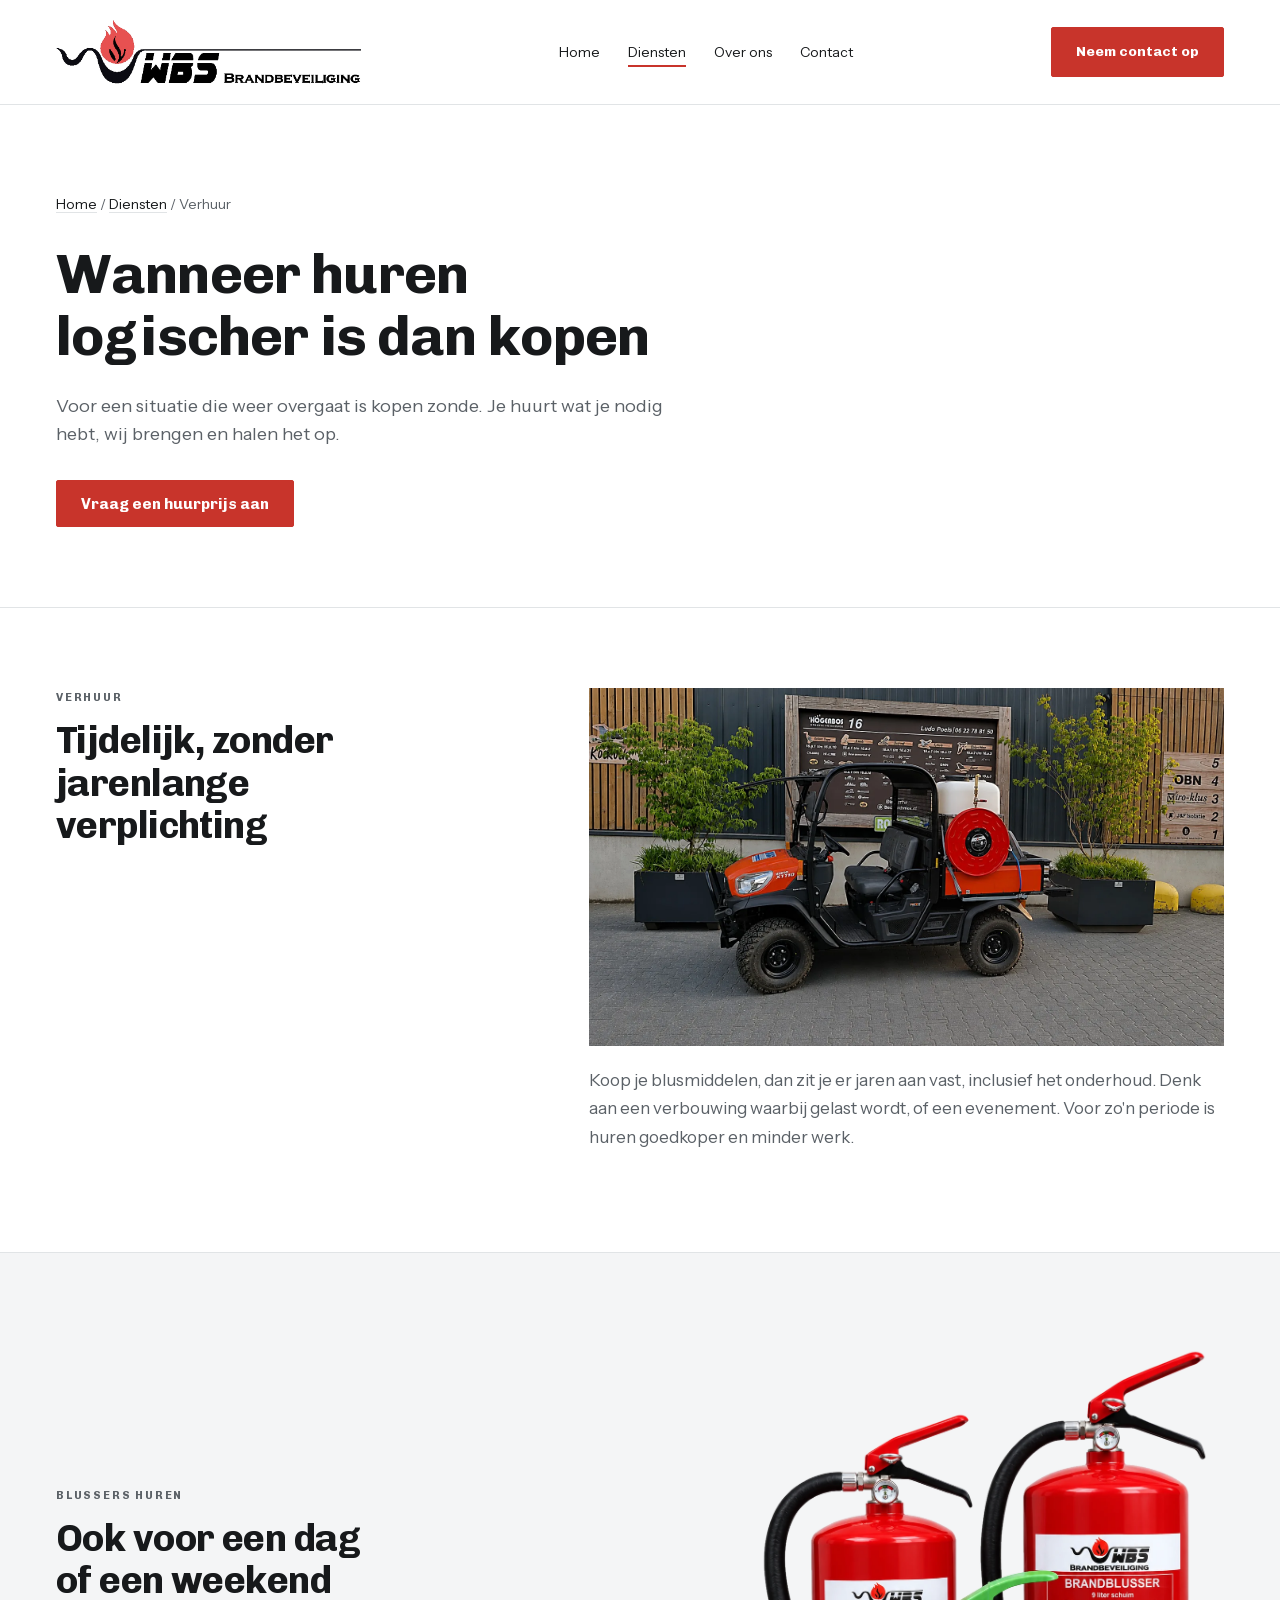
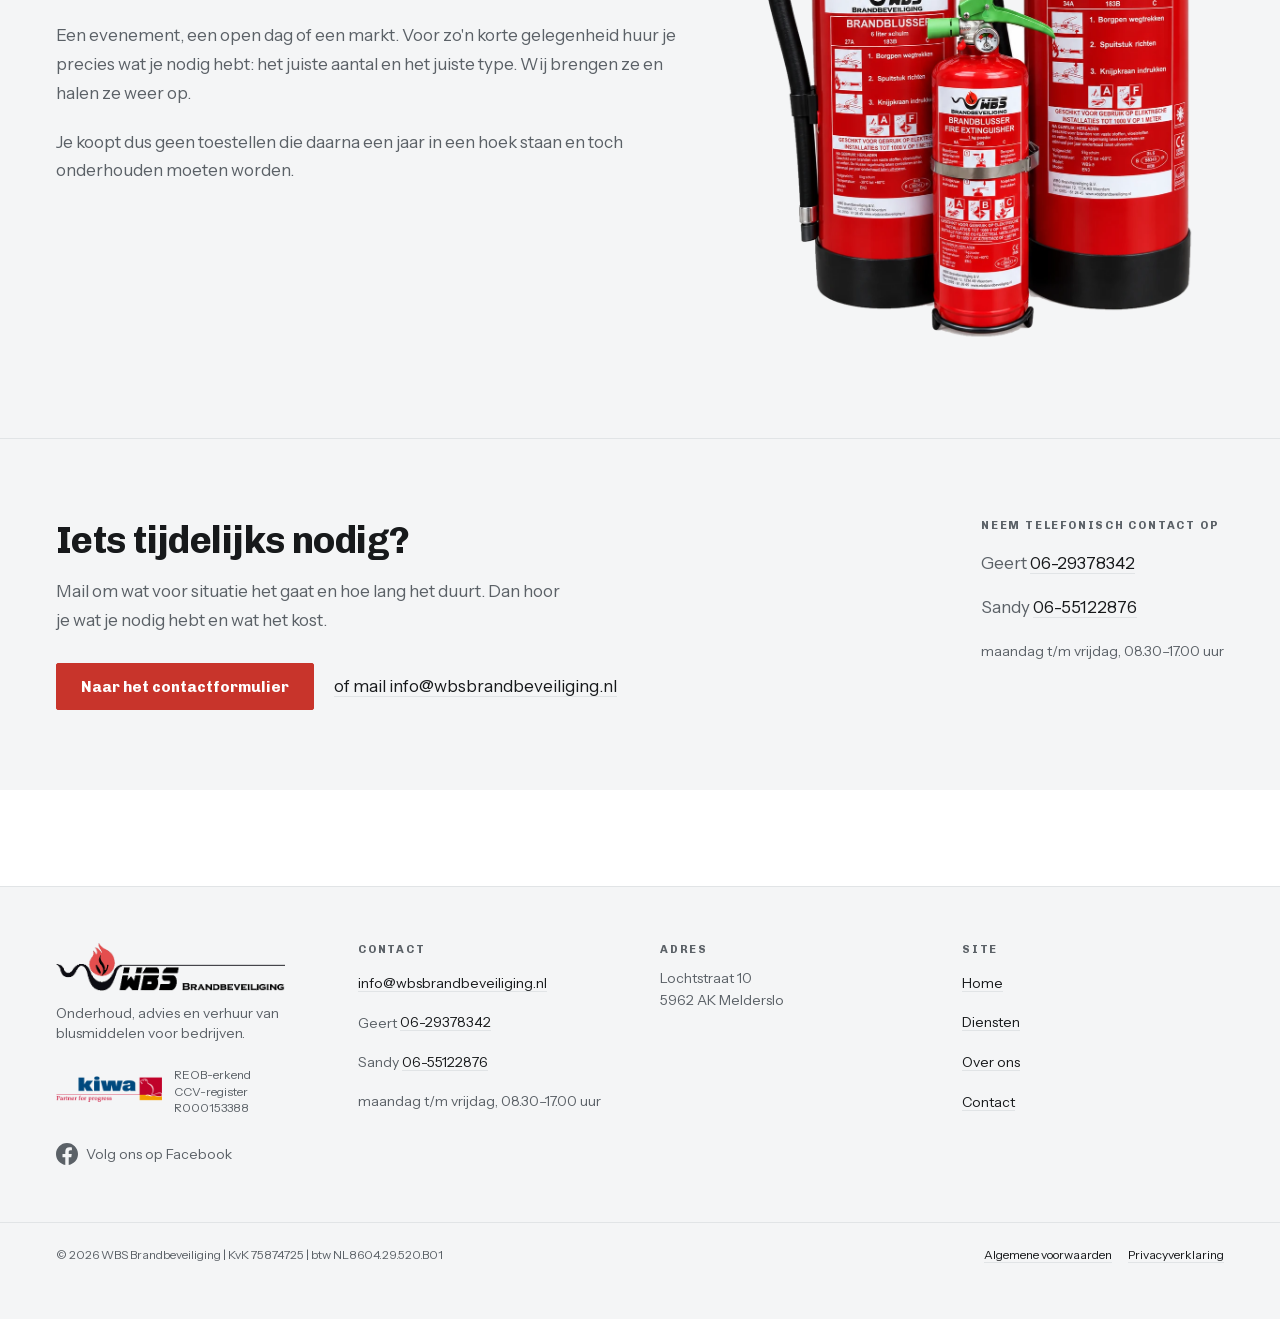
<file: diensten/verhuur/index.html>
<!doctype html>
<html lang="nl">
  <head>
    <meta name="robots" content="noindex, nofollow" />
    <meta charset="utf-8" />
    <meta name="viewport" content="width=device-width, initial-scale=1" />

    <title>Verhuur van blusmiddelen | WBS Brandbeveiliging</title>
    <meta name="description" content="Blusmiddelen huren voor een verbouwing, een evenement of een drukke periode. Wij brengen en halen op." />
    <link rel="canonical" href="https://www.wbsbrandbeveiliging.nl/diensten/verhuur/" />
    

    <meta property="og:type" content="website" />
    <meta property="og:site_name" content="WBS Brandbeveiliging" />
    <meta property="og:locale" content="nl_NL" />
    <meta property="og:title" content="Verhuur van blusmiddelen | WBS Brandbeveiliging" />
    <meta property="og:description" content="Blusmiddelen huren voor een verbouwing, een evenement of een drukke periode. Wij brengen en halen op." />
    <meta property="og:url" content="https://www.wbsbrandbeveiliging.nl/diensten/verhuur/" />
    <meta property="og:image" content="https://www.wbsbrandbeveiliging.nl/assets/images/og-wbs.jpg" />
    <meta name="twitter:card" content="summary_large_image" />
    <meta name="twitter:title" content="Verhuur van blusmiddelen | WBS Brandbeveiliging" />
    <meta name="twitter:description" content="Blusmiddelen huren voor een verbouwing, een evenement of een drukke periode. Wij brengen en halen op." />
    <meta name="twitter:image" content="https://www.wbsbrandbeveiliging.nl/assets/images/og-wbs.jpg" />

    <meta name="theme-color" content="#ffffff" />
    <link rel="icon" href="../../assets/images/favicon.png" type="image/png" sizes="256x256" />
    <link rel="apple-touch-icon" href="../../assets/images/favicon.png" />

    <link
      rel="preload"
      href="../../assets/fonts/chivo-var-latin.woff2"
      as="font"
      type="font/woff2"
      crossorigin
    />
    <link
      rel="preload"
      href="../../assets/fonts/instrument-sans-var-latin.woff2"
      as="font"
      type="font/woff2"
      crossorigin
    />
    <link rel="stylesheet" href="../../assets/css/main.css" />

    
    <script type="application/ld+json">
      {"@context":"https://schema.org","@type":"LocalBusiness","name":"WBS Brandbeveiliging","url":"https://www.wbsbrandbeveiliging.nl","email":"info@wbsbrandbeveiliging.nl","telephone":"+31629378342","address":{"@type":"PostalAddress","streetAddress":"Lochtstraat 10","postalCode":"5962 AK","addressLocality":"Melderslo","addressRegion":"Limburg","addressCountry":"NL"},"geo":{"@type":"GeoCoordinates","latitude":51.4756,"longitude":6.055},"openingHoursSpecification":[{"@type":"OpeningHoursSpecification","dayOfWeek":["Monday","Tuesday","Wednesday","Thursday","Friday"],"opens":"08:30","closes":"17:00"}],"areaServed":"Noord-Limburg","identifier":{"@type":"PropertyValue","name":"KvK","value":"75874725"}}
    </script>
  </head>

  <body>
    <a href="#hoofdinhoud" class="sr-only focus:not-sr-only focus:absolute focus:left-4 focus:top-4 focus:z-50 focus:btn focus:btn-primary">
      Naar de inhoud
    </a>

    
<header class="border-b border-line">
  <div class="wrap flex flex-wrap items-center justify-between gap-x-6 gap-y-3 py-4">
    
    <a href="../../index.html" class="inline-block py-1 no-underline" aria-label="WBS Brandbeveiliging, naar de homepage">
      <img
        src="../../assets/images/logo-wbs.png"
        srcset="../../assets/images/logo-wbs.png 1x, ../../assets/images/logo-wbs@2x.png 2x"
        alt="WBS Brandbeveiliging"
        width="520"
        height="109"
        class="h-12 w-auto sm:h-16"
      />
    </a>

    <nav aria-label="Hoofdnavigatie">
      <ul class="flex flex-wrap items-center gap-x-5 gap-y-1 sm:gap-x-7">
        
          
          <li>
            
            <a
              href="../../index.html"
              class="inline-block py-2 text-sm no-underline transition-colors hover:text-muted"
              
            ><span class="">Home</span></a>
          </li>
        
          
          <li>
            
            <a
              href="../../diensten/index.html"
              class="inline-block py-2 text-sm no-underline transition-colors hover:text-muted"
              aria-current="page"
            ><span class="border-b-2 border-red pb-1">Diensten</span></a>
          </li>
        
          
          <li>
            
            <a
              href="../../over-ons/index.html"
              class="inline-block py-2 text-sm no-underline transition-colors hover:text-muted"
              
            ><span class="">Over ons</span></a>
          </li>
        
          
          <li>
            
            <a
              href="../../contact/index.html"
              class="inline-block py-2 text-sm no-underline transition-colors hover:text-muted"
              
            ><span class="">Contact</span></a>
          </li>
        
      </ul>
    </nav>

    <a href="../../contact/index.html" class="btn btn-primary hidden text-sm sm:inline-flex">
      Neem contact op
    </a>
  </div>
</header>


    <main id="hoofdinhoud">
      
<section class="border-b border-line py-16 sm:py-20">
  <div class="wrap">
    <nav aria-label="Kruimelpad" class="text-sm text-muted">
      <a href="../../index.html" class="link tap-link">Home</a> <span aria-hidden="true">/</span>
      <a href="../../diensten/index.html" class="link tap-link">Diensten</a> <span aria-hidden="true">/</span> Verhuur
    </nav>
    <h1 class="mt-5 max-w-[20ch]">Wanneer huren logischer is dan kopen</h1>
    <p class="mt-6 max-w-[54ch] text-lg text-muted">
      Voor een situatie die weer overgaat is kopen zonde. Je huurt wat je nodig hebt, wij
      brengen en halen het op.
    </p>
    <div class="mt-8">
      <a href="../../contact/index.html" class="btn btn-primary">Vraag een huurprijs aan</a>
    </div>
  </div>
</section>


<section class="py-16 sm:py-20" aria-labelledby="verhuur-kop">
  <div class="wrap grid gap-8 lg:grid-cols-[0.85fr_1.15fr] lg:gap-16">
    <div>
      <p class="label">Verhuur</p>
      <h2 id="verhuur-kop" class="mt-3 max-w-[16ch]">Tijdelijk, zonder jarenlange verplichting</h2>
    </div>
    <div>
      <img
        src="../../assets/images/verhuur-kubota.webp"
        alt="Verhuurvoertuig met watertank en slanghaspel bij de vestiging"
        width="1600"
        height="720"
        loading="lazy"
        class="w-full"
      />
      <div class="prose-block mt-5">
        <p>
          Koop je blusmiddelen, dan zit je er jaren aan vast, inclusief het onderhoud.
          Denk aan een verbouwing waarbij gelast wordt, of een evenement. Voor zo'n
          periode is huren goedkoper en minder werk.
        </p>
        
      </div>
    </div>
  </div>
</section>


<section class="border-t border-line bg-surface py-16 sm:py-20" aria-labelledby="blussers-kop">
  <div class="wrap grid items-center gap-10 lg:grid-cols-[1.15fr_0.85fr] lg:gap-16">
    <div>
      <p class="label">Blussers huren</p>
      <h2 id="blussers-kop" class="mt-3 max-w-[18ch]">Ook voor een dag of een weekend</h2>
      <div class="prose-block mt-5">
        <p>
          Een evenement, een open dag of een markt. Voor zo'n korte gelegenheid huur je
          precies wat je nodig hebt: het juiste aantal en het juiste type. Wij brengen ze en
          halen ze weer op.
        </p>
        <p>
          Je koopt dus geen toestellen die daarna een jaar in een hoek staan en toch
          onderhouden moeten worden.
        </p>
      </div>
    </div>

    <img
      src="../../assets/images/blussers-drie.webp"
      alt="Drie brandblussers van WBS Brandbeveiliging: 6 liter schuim, 1 kg poeder en 9 liter schuim"
      width="1000"
      height="1333"
      loading="lazy"
      class="mx-auto w-full max-w-[18rem] lg:max-w-none"
    />
  </div>
</section>




<section class="border-t border-line bg-surface py-16 sm:py-20" aria-labelledby="cta-kop">
  <div class="wrap grid gap-10 md:grid-cols-2">
    <div>
      <h2 id="cta-kop" class="max-w-[18ch]">Iets tijdelijks nodig?</h2>
      <p class="mt-4 max-w-[46ch] text-muted">
        Mail om wat voor situatie het gaat en hoe lang het duurt. Dan hoor je wat je nodig hebt en wat het kost.
      </p>
      <div class="mt-7 flex flex-wrap items-center gap-x-5 gap-y-3">
        <a href="../../contact/index.html" class="btn btn-primary">Naar het contactformulier</a>
        <a href="mailto:info@wbsbrandbeveiliging.nl" class="link tap-link">of mail info@wbsbrandbeveiliging.nl</a>
      </div>
    </div>

    <div class="md:justify-self-end">
      <h3 class="label">Neem telefonisch contact op</h3>
      <ul class="mt-3 space-y-1.5 text-muted">
        
          <li><span class="text-muted">Geert</span> <a href="tel:+31629378342" class="link tap-link">06-29378342</a></li>
        
          <li><span class="text-muted">Sandy</span> <a href="tel:+31655122876" class="link tap-link">06-55122876</a></li>
        
        <li class="pt-2 text-sm">maandag t/m vrijdag, 08.30–17.00 uur</li>
      </ul>
    </div>
  </div>
</section>


<script type="application/ld+json">
  {"@context":"https://schema.org","@type":"Service","name":"Verhuur van blusmiddelen","serviceType":"Verhuur blusmiddelen","description":"Blusmiddelen huren voor tijdelijke situaties zoals een verbouwing, een evenement of een drukke periode. Bezorgen en ophalen inbegrepen.","provider":{"@type":"Organization","name":"WBS Brandbeveiliging","url":"https://www.wbsbrandbeveiliging.nl"},"areaServed":"NL","url":"https://www.wbsbrandbeveiliging.nl/diensten/verhuur/"}
</script>
<script type="application/ld+json">
  {"@context":"https://schema.org","@type":"BreadcrumbList","itemListElement":[{"@type":"ListItem","position":1,"name":"Home","item":"https://www.wbsbrandbeveiliging.nl"},{"@type":"ListItem","position":2,"name":"Diensten","item":"https://www.wbsbrandbeveiliging.nl/diensten/"},{"@type":"ListItem","position":3,"name":"Verhuur","item":"https://www.wbsbrandbeveiliging.nl/diensten/verhuur/"}]}
</script>

    </main>

    <footer class="mt-24 border-t border-line bg-surface py-14">
  <div class="wrap grid gap-10 sm:grid-cols-2 lg:grid-cols-4">
    <div>
      <img
        src="../../assets/images/logo-wbs.png"
        srcset="../../assets/images/logo-wbs.png 1x, ../../assets/images/logo-wbs@2x.png 2x"
        alt="WBS Brandbeveiliging"
        width="520"
        height="109"
        loading="lazy"
        class="h-12 w-auto"
      />
      <p class="mt-3 text-sm text-muted">
        Onderhoud, advies en verhuur van blusmiddelen voor bedrijven.
      </p>

      
      <div class="mt-6 flex items-center gap-3">
        <img
          src="../../assets/images/kiwa-logo.png"
          alt="Kiwa, de instelling die WBS Brandbeveiliging beoordeelt"
          width="246"
          height="74"
          loading="lazy"
          class="h-8 w-auto"
        />
        <p class="text-xs leading-snug text-muted">
          REOB-erkend<br />CCV-register R000153388
        </p>
      </div>

      
      <a
        href="https://www.facebook.com/112Brandbeveiliging"
        class="mt-5 inline-flex items-center gap-2 text-sm text-muted no-underline transition-colors hover:text-[var(--color-text)] py-1.5"
        rel="noopener"
        target="_blank"
      >
        <svg
          viewBox="0 0 24 24"
          width="22"
          height="22"
          fill="currentColor"
          aria-hidden="true"
          focusable="false"
          class="shrink-0"
        >
          <path d="M24 12.073C24 5.446 18.627 0 12 0S0 5.446 0 12.073c0 5.99 4.388 10.954 10.125 11.854v-8.385H7.078v-3.47h3.047V9.43c0-3.007 1.792-4.669 4.533-4.669 1.312 0 2.686.235 2.686.235v2.953H15.83c-1.491 0-1.956.925-1.956 1.874v2.25h3.328l-.532 3.47h-2.796v8.385C19.612 23.027 24 18.062 24 12.073Z" />
        </svg>
        Volg ons op Facebook
      </a>
    </div>

    <div>
      <h2 class="label">Contact</h2>
      <ul class="mt-3 space-y-2.5 text-sm text-muted">
        <li><a href="mailto:info@wbsbrandbeveiliging.nl" class="link tap-link">info@wbsbrandbeveiliging.nl</a></li>
        
          <li><span class="text-muted">Geert</span> <a href="tel:+31629378342" class="link tap-link">06-29378342</a></li>
        
          <li><span class="text-muted">Sandy</span> <a href="tel:+31655122876" class="link tap-link">06-55122876</a></li>
        
        <li class="pt-1">maandag t/m vrijdag, 08.30–17.00 uur</li>
      </ul>
    </div>

    <div>
      <h2 class="label">Adres</h2>
      <address class="mt-3 space-y-0.5 text-sm not-italic text-muted">
        
          <p>Lochtstraat 10</p>
          <p>5962 AK Melderslo</p>
        
      </address>
    </div>

    <div>
      <h2 class="label">Site</h2>
      <ul class="mt-3 space-y-2.5 text-sm text-muted">
        
          <li><a href="../../index.html" class="link">Home</a></li>
        
          <li><a href="../../diensten/index.html" class="link">Diensten</a></li>
        
          <li><a href="../../over-ons/index.html" class="link">Over ons</a></li>
        
          <li><a href="../../contact/index.html" class="link">Contact</a></li>
        
      </ul>
    </div>
  </div>

  
  <div class="wrap mt-12 border-t border-line pt-6">
    <div class="flex flex-col gap-2 text-xs text-muted sm:flex-row sm:items-center sm:justify-between">
      <p>
        © 2026 WBS Brandbeveiliging | KvK 75874725 | btw NL8604.29.520.B01
      </p>
      <p class="flex flex-wrap gap-x-4 gap-y-1">
        <a href="../../algemene-voorwaarden/index.html" class="link">Algemene voorwaarden</a>
        <a href="../../privacyverklaring/index.html" class="link">Privacyverklaring</a>
      </p>
    </div>
  </div>
</footer>

  
    
    
  </body>
</html>
</file>
<file: assets/css/main.css>
/*! tailwindcss v4.3.3 | MIT License | https://tailwindcss.com */
@layer properties{@supports (((-webkit-hyphens:none)) and (not (margin-trim:inline))) or ((-moz-orient:inline) and (not (color:rgb(from red r g b)))){*,:before,:after,::backdrop{--tw-space-y-reverse:0;--tw-border-style:solid;--tw-leading:initial;--tw-font-weight:initial;--tw-translate-x:0;--tw-translate-y:0;--tw-translate-z:0}}}@layer theme{:root,:host{--font-sans:-apple-system, BlinkMacSystemFont, "Segoe UI", Roboto, "Helvetica Neue", "Noto Sans", Arial, sans-serif, "Apple Color Emoji", "Segoe UI Emoji", "Segoe UI Symbol", "Noto Color Emoji";--font-mono:ui-monospace, SFMono-Regular, Menlo, Monaco, Consolas, "Liberation Mono", "Courier New", monospace;--spacing:.25rem;--container-2xl:42rem;--container-3xl:48rem;--text-xs:.75rem;--text-xs--line-height:calc(1 / .75);--text-sm:.875rem;--text-sm--line-height:calc(1.25 / .875);--text-base:1rem;--text-base--line-height:calc(1.5 / 1);--text-lg:1.125rem;--text-lg--line-height:calc(1.75 / 1.125);--text-xl:1.25rem;--text-xl--line-height:calc(1.75 / 1.25);--text-2xl:1.5rem;--text-2xl--line-height:calc(2 / 1.5);--font-weight-normal:400;--font-weight-medium:500;--font-weight-bold:700;--leading-snug:1.375;--default-transition-duration:.15s;--default-transition-timing-function:cubic-bezier(.4, 0, .2, 1);--default-font-family:var(--font-sans);--default-mono-font-family:var(--font-mono);--color-ink:#fff;--color-surface:#f4f5f6;--color-line:#e1e4e6;--color-text:#17191b;--color-muted:#5b6167;--color-red:#c8342b;--color-red-hover:#a82a22;--font-display:"Chivo", ui-sans-serif, system-ui, sans-serif;--font-body:"Instrument Sans", ui-sans-serif, system-ui, sans-serif;--radius-card:2px}}@layer base{*,:after,:before,::backdrop{box-sizing:border-box;border:0 solid;margin:0;padding:0}::file-selector-button{box-sizing:border-box;border:0 solid;margin:0;padding:0}html,:host{-webkit-text-size-adjust:100%;tab-size:4;line-height:1.5;font-family:var(--default-font-family,-apple-system, BlinkMacSystemFont, "Segoe UI", Roboto, "Helvetica Neue", "Noto Sans", Arial, sans-serif, "Apple Color Emoji", "Segoe UI Emoji", "Segoe UI Symbol", "Noto Color Emoji");font-feature-settings:var(--default-font-feature-settings,normal);font-variation-settings:var(--default-font-variation-settings,normal);-webkit-tap-highlight-color:transparent}hr{height:0;color:inherit;border-top-width:1px}abbr:where([title]){-webkit-text-decoration:underline dotted;text-decoration:underline dotted}h1,h2,h3,h4,h5,h6{font-size:inherit;font-weight:inherit}a{color:inherit;-webkit-text-decoration:inherit;-webkit-text-decoration:inherit;-webkit-text-decoration:inherit;text-decoration:inherit}b,strong{font-weight:bolder}code,kbd,samp,pre{font-family:var(--default-mono-font-family,ui-monospace, SFMono-Regular, Menlo, Monaco, Consolas, "Liberation Mono", "Courier New", monospace);font-feature-settings:var(--default-mono-font-feature-settings,normal);font-variation-settings:var(--default-mono-font-variation-settings,normal);font-size:1em}small{font-size:80%}sub,sup{vertical-align:baseline;font-size:75%;line-height:0;position:relative}sub{bottom:-.25em}sup{top:-.5em}table{text-indent:0;border-color:inherit;border-collapse:collapse}:-moz-focusring:where(:not(iframe)){outline:auto}progress{vertical-align:baseline}summary{display:list-item}ol,ul,menu{list-style:none}img,svg,video,canvas,audio,iframe,embed,object{vertical-align:middle;display:block}img,video{max-width:100%;height:auto}button,input,select,optgroup,textarea{font:inherit;font-feature-settings:inherit;font-variation-settings:inherit;letter-spacing:inherit;color:inherit;opacity:1;background-color:#0000;border-radius:0}::file-selector-button{font:inherit;font-feature-settings:inherit;font-variation-settings:inherit;letter-spacing:inherit;color:inherit;opacity:1;background-color:#0000;border-radius:0}:where(select:is([multiple],[size])) optgroup{font-weight:bolder}:where(select:is([multiple],[size])) optgroup option{padding-inline-start:20px}::file-selector-button{margin-inline-end:4px}::placeholder{opacity:1}@supports (not ((-webkit-appearance:-apple-pay-button))) or (contain-intrinsic-size:1px){::placeholder{color:currentColor}@supports (color:color-mix(in lab, red, red)){::placeholder{color:color-mix(in oklab, currentcolor 50%, transparent)}}}textarea{resize:vertical}::-webkit-search-decoration{-webkit-appearance:none}::-webkit-date-and-time-value{min-height:1lh;text-align:inherit}::-webkit-datetime-edit{display:inline-flex}::-webkit-datetime-edit-fields-wrapper{padding:0}::-webkit-datetime-edit{padding-block:0}::-webkit-datetime-edit-year-field{padding-block:0}::-webkit-datetime-edit-month-field{padding-block:0}::-webkit-datetime-edit-day-field{padding-block:0}::-webkit-datetime-edit-hour-field{padding-block:0}::-webkit-datetime-edit-minute-field{padding-block:0}::-webkit-datetime-edit-second-field{padding-block:0}::-webkit-datetime-edit-millisecond-field{padding-block:0}::-webkit-datetime-edit-meridiem-field{padding-block:0}::-webkit-calendar-picker-indicator{line-height:1}:-moz-ui-invalid{box-shadow:none}button,input:where([type=button],[type=reset],[type=submit]){appearance:button}::file-selector-button{appearance:button}::-webkit-inner-spin-button{height:auto}::-webkit-outer-spin-button{height:auto}[hidden]:where(:not([hidden=until-found])){display:none!important}html{scroll-behavior:smooth;background-color:var(--color-ink);-webkit-text-size-adjust:100%}body{background-color:var(--color-ink);color:var(--color-text);font-family:var(--font-body);-webkit-font-smoothing:antialiased;font-size:1.0625rem;line-height:1.7}h1,h2,h3,h4{font-family:var(--font-display);letter-spacing:-.015em;text-wrap:balance;font-weight:700;line-height:1.12}h1{font-size:clamp(2.1rem,1.4rem + 3vw,3.5rem)}h2{font-size:clamp(1.6rem,1.2rem + 1.8vw,2.35rem)}h3{font-size:1.2rem}p{text-wrap:pretty}a{color:inherit;text-underline-offset:.22em}:focus-visible{outline:2px solid var(--color-red-hover);outline-offset:3px;border-radius:2px}::selection{background:var(--color-red);color:#fff}@media (prefers-reduced-motion:reduce){html{scroll-behavior:auto}*,:before,:after{transition-duration:.001ms!important;animation-duration:.001ms!important}}li a,p>a:only-child,address a{padding-block:.3rem;display:inline-block}.prose-block p a,.faq-item a,nav[aria-label=Kruimelpad] a{padding-block:0;display:inline}header.border-b{border-bottom-color:var(--color-text)}nav[aria-label=Kruimelpad]{padding-block:.25rem}}@layer components;@layer utilities{.kaart-bediening{background:var(--color-line);border:1px solid var(--color-line);border-radius:var(--radius-card);flex-direction:column;gap:1px;display:flex;position:absolute;top:.75rem;right:.75rem;overflow:hidden}.prose-block p{color:var(--color-muted);max-width:62ch;margin-block:1.15em}.prose-block p:first-child{margin-top:0}.prose-block h2{color:var(--color-text);margin-top:2.4em;margin-bottom:.6em}.prose-block h3{color:var(--color-text);margin-top:1.8em;margin-bottom:.4em}.prose-block ul{max-width:62ch;margin-block:1.15em;padding-left:1.1em;list-style:none}.prose-block li{color:var(--color-muted);margin-block:.5em;position:relative}.prose-block li:before{content:"";background:var(--color-red);width:.4em;height:1px;position:absolute;top:.72em;left:-1.1em}.prose-block a{color:var(--color-text);text-decoration:underline;-webkit-text-decoration-color:var(--color-line);-webkit-text-decoration-color:var(--color-line);text-decoration-color:var(--color-line)}.prose-block a:hover{-webkit-text-decoration-color:var(--color-red-hover);-webkit-text-decoration-color:var(--color-red-hover);text-decoration-color:var(--color-red-hover)}.honeypot{width:1px;height:1px;position:absolute;left:-9999px;overflow:hidden}.sr-only{clip-path:inset(50%);white-space:nowrap;border-width:0;width:1px;height:1px;margin:-1px;padding:0;position:absolute;overflow:hidden}.absolute{position:absolute}.kaart-wikkel{position:relative}.lifeline{counter-reset:stap;border-top:1px solid var(--color-line)}.lifeline>li{counter-increment:stap;border-bottom:1px solid var(--color-line);grid-template-columns:2rem 1fr;gap:0 1rem;padding-block:1.15rem;display:grid}.lifeline>li:before{content:counter(stap);font-family:var(--font-display);font-variant-numeric:tabular-nums;color:var(--color-muted);grid-area:1/1/span 2;font-weight:700;line-height:1.45}.lifeline>li>*{grid-column:2}@media (min-width:40rem){.lifeline>li{grid-template-columns:2.5rem 1fr;padding-block:1.35rem}}.wrap{width:100%;max-width:80rem;margin-inline:auto;padding-inline:1.25rem}@media (min-width:48rem){.wrap{padding-inline:2.5rem}}@media (min-width:80rem){.wrap{padding-inline:3.5rem}}.mx-auto{margin-inline:auto}.mt-1\.5{margin-top:calc(var(--spacing) * 1.5)}.mt-2{margin-top:calc(var(--spacing) * 2)}.mt-3{margin-top:calc(var(--spacing) * 3)}.mt-4{margin-top:calc(var(--spacing) * 4)}.mt-5{margin-top:calc(var(--spacing) * 5)}.mt-6{margin-top:calc(var(--spacing) * 6)}.mt-7{margin-top:calc(var(--spacing) * 7)}.mt-8{margin-top:calc(var(--spacing) * 8)}.mt-10{margin-top:calc(var(--spacing) * 10)}.mt-12{margin-top:calc(var(--spacing) * 12)}.mt-14{margin-top:calc(var(--spacing) * 14)}.mt-24{margin-top:calc(var(--spacing) * 24)}.mb-1\.5{margin-bottom:calc(var(--spacing) * 1.5)}.ml-1{margin-left:var(--spacing)}.field{background:var(--color-ink);border:1px solid var(--color-line);border-radius:var(--radius-card);width:100%;color:var(--color-text);font:inherit;padding:.75rem .9rem;display:block}.field:hover{border-color:var(--color-muted)}.field::placeholder{color:#5b616799}@supports (color:color-mix(in lab, red, red)){.field::placeholder{color:color-mix(in srgb, var(--color-muted) 60%, transparent)}}.faq-item{border-bottom:1px solid var(--color-line)}.faq-item>summary{cursor:pointer;font-family:var(--font-display);justify-content:space-between;align-items:baseline;gap:1.5rem;padding:1.15rem 0;font-size:1.05rem;font-weight:700;list-style:none;transition:color .18s;display:flex}.faq-item>summary::-webkit-details-marker{display:none}.faq-item>summary:after{content:"+";color:var(--color-red);flex:none;font-size:1.4rem;font-weight:400;line-height:1;transition:transform .18s}.faq-item[open]>summary:after{content:"–"}.faq-item>summary:hover{color:var(--color-muted)}.faq-item>div{color:var(--color-muted);max-width:62ch;padding-bottom:1.35rem}.btn{border-radius:var(--radius-card);font-family:var(--font-display);justify-content:center;align-items:center;gap:.5rem;padding:.85rem 1.5rem;font-size:.95rem;font-weight:700;line-height:1.2;text-decoration:none;transition:background-color .18s,border-color .18s,color .18s;display:inline-flex}.tap-link{padding-block:.3rem;display:inline-block}.label{font-family:var(--font-display);letter-spacing:.16em;text-transform:uppercase;color:var(--color-muted);font-size:.7rem;font-weight:700;display:block}.block{display:block}.flex{display:flex}.grid{display:grid}.hidden{display:none}.inline{display:inline}.inline-block{display:inline-block}.inline-flex{display:inline-flex}.kaart-zoom{width:2.5rem;height:2.5rem;color:var(--color-text);font-family:var(--font-display);cursor:pointer;background:#fff;border:0;font-size:1.25rem;font-weight:700;line-height:1}.kaart-zoom:hover:not(:disabled){background:var(--color-surface)}.kaart-zoom:disabled{color:var(--color-muted);cursor:default}.kaart-zoom:focus-visible{outline:2px solid var(--color-red-hover);outline-offset:-2px}.h-8{height:calc(var(--spacing) * 8)}.h-12{height:calc(var(--spacing) * 12)}.min-h-\[280px\]{min-height:280px}.w-32{width:calc(var(--spacing) * 32)}.w-auto{width:auto}.w-full{width:100%}.max-w-2xl{max-width:var(--container-2xl)}.max-w-3xl{max-width:var(--container-3xl)}.max-w-\[14rem\]{max-width:14rem}.max-w-\[16ch\]{max-width:16ch}.max-w-\[18ch\]{max-width:18ch}.max-w-\[18rem\]{max-width:18rem}.max-w-\[20ch\]{max-width:20ch}.max-w-\[22ch\]{max-width:22ch}.max-w-\[24ch\]{max-width:24ch}.max-w-\[42ch\]{max-width:42ch}.max-w-\[46ch\]{max-width:46ch}.max-w-\[50ch\]{max-width:50ch}.max-w-\[52ch\]{max-width:52ch}.max-w-\[54ch\]{max-width:54ch}.max-w-\[56ch\]{max-width:56ch}.max-w-\[58ch\]{max-width:58ch}.max-w-\[60ch\]{max-width:60ch}.max-w-\[62ch\]{max-width:62ch}.flex-1{flex:1}.shrink-0{flex-shrink:0}.flex-col{flex-direction:column}.flex-wrap{flex-wrap:wrap}.items-center{align-items:center}.items-start{align-items:flex-start}.justify-between{justify-content:space-between}.justify-center{justify-content:center}.gap-2{gap:calc(var(--spacing) * 2)}.gap-3{gap:calc(var(--spacing) * 3)}.gap-4{gap:calc(var(--spacing) * 4)}.gap-5{gap:calc(var(--spacing) * 5)}.gap-6{gap:calc(var(--spacing) * 6)}.gap-8{gap:calc(var(--spacing) * 8)}.gap-10{gap:calc(var(--spacing) * 10)}.gap-12{gap:calc(var(--spacing) * 12)}.gap-px{gap:1px}:where(.space-y-0\.5>:not(:last-child)){--tw-space-y-reverse:0;margin-block-start:calc(calc(var(--spacing) * .5) * var(--tw-space-y-reverse));margin-block-end:calc(calc(var(--spacing) * .5) * calc(1 - var(--tw-space-y-reverse)))}:where(.space-y-1\.5>:not(:last-child)){--tw-space-y-reverse:0;margin-block-start:calc(calc(var(--spacing) * 1.5) * var(--tw-space-y-reverse));margin-block-end:calc(calc(var(--spacing) * 1.5) * calc(1 - var(--tw-space-y-reverse)))}:where(.space-y-2>:not(:last-child)){--tw-space-y-reverse:0;margin-block-start:calc(calc(var(--spacing) * 2) * var(--tw-space-y-reverse));margin-block-end:calc(calc(var(--spacing) * 2) * calc(1 - var(--tw-space-y-reverse)))}:where(.space-y-2\.5>:not(:last-child)){--tw-space-y-reverse:0;margin-block-start:calc(calc(var(--spacing) * 2.5) * var(--tw-space-y-reverse));margin-block-end:calc(calc(var(--spacing) * 2.5) * calc(1 - var(--tw-space-y-reverse)))}:where(.space-y-3>:not(:last-child)){--tw-space-y-reverse:0;margin-block-start:calc(calc(var(--spacing) * 3) * var(--tw-space-y-reverse));margin-block-end:calc(calc(var(--spacing) * 3) * calc(1 - var(--tw-space-y-reverse)))}.gap-x-4{column-gap:calc(var(--spacing) * 4)}.gap-x-5{column-gap:calc(var(--spacing) * 5)}.gap-x-6{column-gap:calc(var(--spacing) * 6)}.gap-y-1{row-gap:var(--spacing)}.gap-y-3{row-gap:calc(var(--spacing) * 3)}.border{border-style:var(--tw-border-style);border-width:1px}.border-y{border-block-style:var(--tw-border-style);border-block-width:1px}.border-t{border-top-style:var(--tw-border-style);border-top-width:1px}.border-b{border-bottom-style:var(--tw-border-style);border-bottom-width:1px}.border-b-2{border-bottom-style:var(--tw-border-style);border-bottom-width:2px}.btn-primary{background:var(--color-red);color:#fff;border:1px solid var(--color-red)}.btn-primary:hover{background:var(--color-red-hover);border-color:var(--color-red-hover)}.btn-secondary{color:var(--color-text);border:1px solid var(--color-line);background:0 0}.btn-secondary:hover{border-color:var(--color-muted)}.border-line{border-color:var(--color-line)}.border-red{border-color:var(--color-red)}.bg-ink{background-color:var(--color-ink)}.bg-line{background-color:var(--color-line)}.bg-surface{background-color:var(--color-surface)}.p-6{padding:calc(var(--spacing) * 6)}.p-8{padding:calc(var(--spacing) * 8)}.py-1{padding-block:var(--spacing)}.py-1\.5{padding-block:calc(var(--spacing) * 1.5)}.py-2{padding-block:calc(var(--spacing) * 2)}.py-3{padding-block:calc(var(--spacing) * 3)}.py-4{padding-block:calc(var(--spacing) * 4)}.py-6{padding-block:calc(var(--spacing) * 6)}.py-7{padding-block:calc(var(--spacing) * 7)}.py-14{padding-block:calc(var(--spacing) * 14)}.py-16{padding-block:calc(var(--spacing) * 16)}.py-20{padding-block:calc(var(--spacing) * 20)}.pt-1{padding-top:var(--spacing)}.pt-2{padding-top:calc(var(--spacing) * 2)}.pt-6{padding-top:calc(var(--spacing) * 6)}.pt-10{padding-top:calc(var(--spacing) * 10)}.pb-1{padding-bottom:var(--spacing)}.pb-4{padding-bottom:calc(var(--spacing) * 4)}.text-center{text-align:center}.todo-marker{color:var(--color-red-hover);font-family:var(--font-body);font-weight:600}.font-\[family-name\:var\(--font-display\)\]{font-family:var(--font-display)}.text-2xl{font-size:var(--text-2xl);line-height:var(--tw-leading,var(--text-2xl--line-height))}.text-base{font-size:var(--text-base);line-height:var(--tw-leading,var(--text-base--line-height))}.text-lg{font-size:var(--text-lg);line-height:var(--tw-leading,var(--text-lg--line-height))}.text-sm{font-size:var(--text-sm);line-height:var(--tw-leading,var(--text-sm--line-height))}.text-xl{font-size:var(--text-xl);line-height:var(--tw-leading,var(--text-xl--line-height))}.text-xs{font-size:var(--text-xs);line-height:var(--tw-leading,var(--text-xs--line-height))}.leading-snug{--tw-leading:var(--leading-snug);line-height:var(--leading-snug)}.font-bold{--tw-font-weight:var(--font-weight-bold);font-weight:var(--font-weight-bold)}.font-medium{--tw-font-weight:var(--font-weight-medium);font-weight:var(--font-weight-medium)}.font-normal{--tw-font-weight:var(--font-weight-normal);font-weight:var(--font-weight-normal)}.link{color:var(--color-text);text-decoration:underline;-webkit-text-decoration-color:var(--color-line);-webkit-text-decoration-color:var(--color-line);text-decoration-color:var(--color-line);text-decoration-thickness:1px}.link:hover{-webkit-text-decoration-color:var(--color-red-hover);-webkit-text-decoration-color:var(--color-red-hover);text-decoration-color:var(--color-red-hover)}.text-muted{color:var(--color-muted)}.not-italic{font-style:normal}.no-underline{text-decoration-line:none}.transition-all{transition-property:all;transition-timing-function:var(--tw-ease,var(--default-transition-timing-function));transition-duration:var(--tw-duration,var(--default-transition-duration))}.transition-colors{transition-property:color,background-color,border-color,outline-color,text-decoration-color,fill,stroke,--tw-gradient-from,--tw-gradient-via,--tw-gradient-to;transition-timing-function:var(--tw-ease,var(--default-transition-timing-function));transition-duration:var(--tw-duration,var(--default-transition-duration))}@media (hover:hover){.group-hover\:translate-x-1:is(:where(.group):hover *){--tw-translate-x:var(--spacing);translate:var(--tw-translate-x) var(--tw-translate-y)}.group-hover\:text-red:is(:where(.group):hover *){color:var(--color-red)}.hover\:text-\[var\(--color-text\)\]:hover{color:var(--color-text)}.hover\:text-muted:hover{color:var(--color-muted)}}.focus\:not-sr-only:focus{clip-path:none;white-space:normal;width:auto;height:auto;margin:0;padding:0;position:static;overflow:visible}.focus\:absolute:focus{position:absolute}.focus\:top-4:focus{top:calc(var(--spacing) * 4)}.focus\:left-4:focus{left:calc(var(--spacing) * 4)}.focus\:z-50:focus{z-index:50}.focus\:btn:focus{border-radius:var(--radius-card);font-family:var(--font-display);justify-content:center;align-items:center;gap:.5rem;padding:.85rem 1.5rem;font-size:.95rem;font-weight:700;line-height:1.2;text-decoration:none;transition:background-color .18s,border-color .18s,color .18s;display:inline-flex}.focus\:btn-primary:focus{background:var(--color-red);color:#fff;border:1px solid var(--color-red)}.focus\:btn-primary:focus:hover{background:var(--color-red-hover);border-color:var(--color-red-hover)}@media (min-width:40rem){.sm\:inline-flex{display:inline-flex}.sm\:h-16{height:calc(var(--spacing) * 16)}.sm\:min-h-\[340px\]{min-height:340px}.sm\:w-40{width:calc(var(--spacing) * 40)}.sm\:grid-cols-2{grid-template-columns:repeat(2,minmax(0,1fr))}.sm\:flex-row{flex-direction:row}.sm\:items-center{align-items:center}.sm\:justify-between{justify-content:space-between}.sm\:gap-10{gap:calc(var(--spacing) * 10)}.sm\:gap-x-7{column-gap:calc(var(--spacing) * 7)}.sm\:py-7{padding-block:calc(var(--spacing) * 7)}.sm\:py-9{padding-block:calc(var(--spacing) * 9)}.sm\:py-20{padding-block:calc(var(--spacing) * 20)}.sm\:py-28{padding-block:calc(var(--spacing) * 28)}.sm\:text-2xl{font-size:var(--text-2xl);line-height:var(--tw-leading,var(--text-2xl--line-height))}.sm\:text-xl{font-size:var(--text-xl);line-height:var(--tw-leading,var(--text-xl--line-height))}}@media (min-width:48rem){.md\:max-w-none{max-width:none}.md\:grid-cols-2{grid-template-columns:repeat(2,minmax(0,1fr))}.md\:grid-cols-3{grid-template-columns:repeat(3,minmax(0,1fr))}.md\:grid-cols-\[minmax\(0\,0\.55fr\)_1fr\]{grid-template-columns:minmax(0,.55fr) 1fr}.md\:gap-12{gap:calc(var(--spacing) * 12)}.md\:gap-16{gap:calc(var(--spacing) * 16)}.md\:justify-self-end{justify-self:flex-end}}@media (min-width:64rem){.lg\:max-w-none{max-width:none}.lg\:grid-cols-2{grid-template-columns:repeat(2,minmax(0,1fr))}.lg\:grid-cols-3{grid-template-columns:repeat(3,minmax(0,1fr))}.lg\:grid-cols-4{grid-template-columns:repeat(4,minmax(0,1fr))}.lg\:grid-cols-\[0\.9fr_1\.1fr\]{grid-template-columns:.9fr 1.1fr}.lg\:grid-cols-\[0\.85fr_1\.15fr\]{grid-template-columns:.85fr 1.15fr}.lg\:grid-cols-\[1\.15fr_0\.85fr\]{grid-template-columns:1.15fr .85fr}.lg\:grid-cols-\[1\.25fr_0\.75fr\]{grid-template-columns:1.25fr .75fr}.lg\:grid-cols-\[1fr_0\.9fr\]{grid-template-columns:1fr .9fr}.lg\:gap-14{gap:calc(var(--spacing) * 14)}.lg\:gap-16{gap:calc(var(--spacing) * 16)}.lg\:gap-20{gap:calc(var(--spacing) * 20)}}}@font-face{font-family:Chivo;src:url(/assets/fonts/chivo-var-latin.woff2)format("woff2");font-weight:400 900;font-style:normal;font-display:swap}@font-face{font-family:Instrument Sans;src:url(/assets/fonts/instrument-sans-var-latin.woff2)format("woff2");font-weight:400 700;font-style:normal;font-display:swap}@property --tw-space-y-reverse{syntax:"*";inherits:false;initial-value:0}@property --tw-border-style{syntax:"*";inherits:false;initial-value:solid}@property --tw-leading{syntax:"*";inherits:false}@property --tw-font-weight{syntax:"*";inherits:false}@property --tw-translate-x{syntax:"*";inherits:false;initial-value:0}@property --tw-translate-y{syntax:"*";inherits:false;initial-value:0}@property --tw-translate-z{syntax:"*";inherits:false;initial-value:0}
</file>
